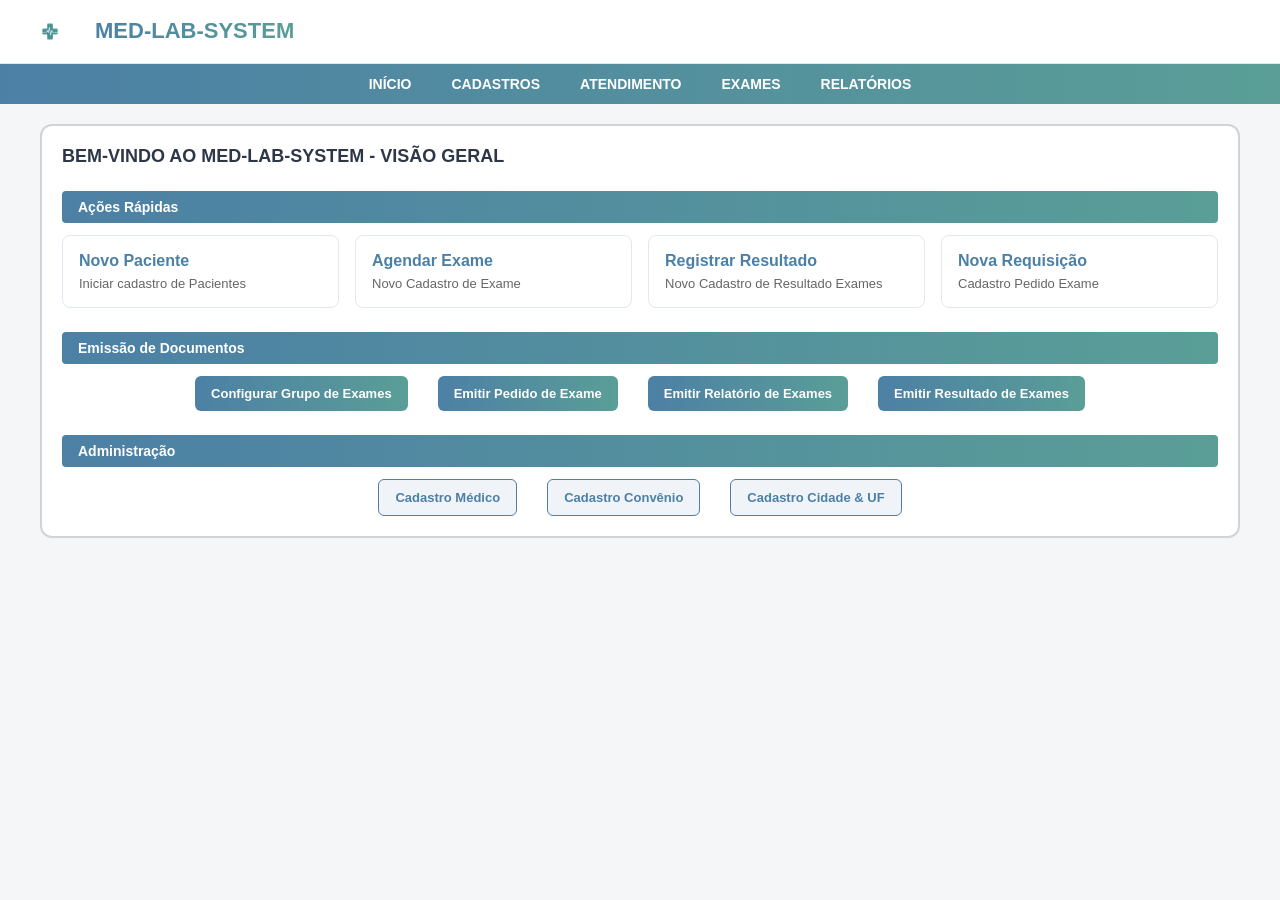
<file: index.html>
<!DOCTYPE html>
<html lang="pt-br">

<head>
    <meta charset="UTF-8">
    <meta name="viewport" content="width=device-width, initial-scale=1.0">
    <title>Med-lab-system</title>
    <link rel="stylesheet" href="style.css">
</head>

<body>
    <header class="header">
        <img src="imagem/med.png" alt="MED-LAB">
        <h1>MED-LAB-SYSTEM</h1>
    </header>

    <nav class="navbar">
        <ul class="menu">
            <li><a href="#">INÍCIO</a></li>
            <li><a href="#">CADASTROS</a></li>
            <li><a href="#">ATENDIMENTO</a></li>
            <li><a href="#">EXAMES</a></li>
            <li><a href="#">RELATÓRIOS</a></li>
        </ul>
    </nav>

    <main class="main-container">
        <h2 class="titulo-principal">BEM-VINDO AO MED-LAB-SYSTEM - VISÃO GERAL</h2>

        <!-- Seção: Ações Rápidas -->
        <section class="secao-card">
            <h3 class="barra-titulo">Ações Rápidas</h3>
            <div class="cards-container">
                <a href="/cadastro-de-pacientes/paciente.html" class="card">
                    <strong>Novo Paciente</strong>
                    <p>Iniciar cadastro de Pacientes</p>
                </a>

                <a href="/cadastro1/Cadastro1/Cadastro-de-Exames.html" class="card">
                    <strong>Agendar Exame</strong>
                    <p>Novo Cadastro de Exame</p>
                </a>

                <a href="/cadastro3/Cadastro3/Cadastro-de-Resultado-de-Exames.html" class="card">
                    <strong>Registrar Resultado</strong>
                    <p>Novo Cadastro de Resultado Exames</p>
                </a>

                <a href="/cadastro2/Cadastro2/Cadastro-de-Pedido-de-Exame.html" class="card">
                    <strong>Nova Requisição</strong>
                    <p>Cadastro Pedido Exame</p>
                </a>
            </div>
        </section>

        <!-- Seção: Emissão de Documentos -->
        <section class="secao-card">
            <h3 class="barra-titulo">Emissão de Documentos</h3>
            <div class="botoes-grid">
                <a href="/cadastrar-grupo-de-exames/grupo_exames.html">
                    <button type="button" class="btn">Configurar Grupo de Exames</button>
                </a>
                <a href="/emitir2/Emitir2/Emitir-Pedido-de-Exame.html">
                    <button type="button" class="btn">Emitir Pedido de Exame</button>
                </a>
                <a href="/emitir1/Emitir1/Emitir-Relatorio-de-Exames.html">
                    <button type="button" class="btn">Emitir Relatório de Exames</button>
                </a>
                <a href="/emitir3/Emitir3/Emitir-Resultado-de-Exames.html">
                    <button type="button" class="btn">Emitir Resultado de Exames</button>
                </a>
            </div>
        </section>

        <!-- Seção: Administração -->
        <section class="secao-card">
            <h3 class="barra-titulo">Administração</h3>
            <div class="botoes-grid">
                <a href="/cadastrarmedico/medico.html" class="btn btn-outline">Cadastro Médico</a>

                <a href="/cadastrar-convenio/convenio.html" class="btn btn-outline">Cadastro Convênio</a>

                <a href="/cadastrar-uf/uf.html" class="btn btn-outline">Cadastro Cidade & UF</a>

               

            </div>
        </section>
    </main>

</body>

</html>
</file>
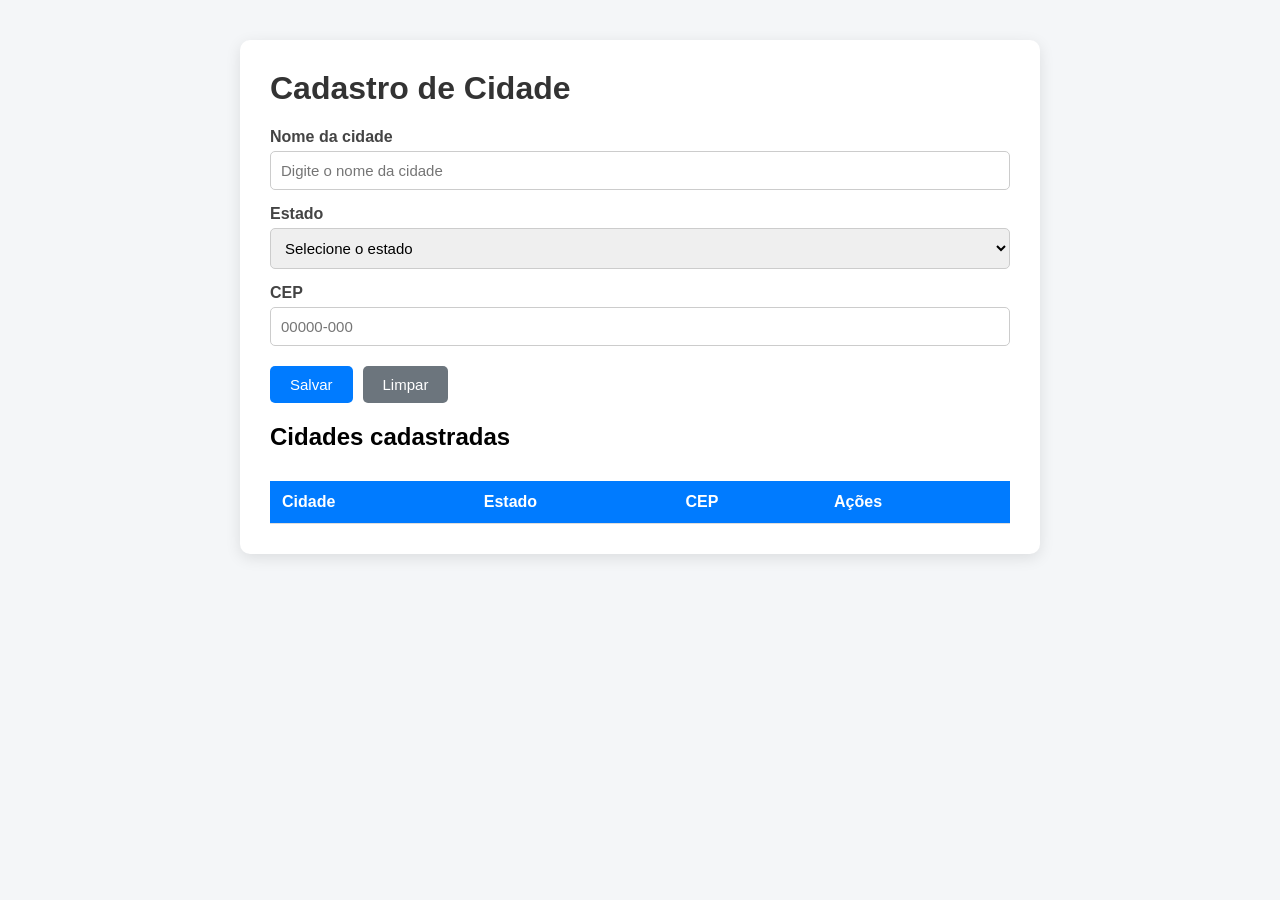
<file: cadastrar cidade/cidade.html>
<!DOCTYPE html>
<html lang="pt-BR">
<head>
    <meta charset="UTF-8">
    <meta name="viewport" content="width=device-width, initial-scale=1.0">
    <title>Cadastro de Cidade</title>
    <style>
    * {
        box-sizing: border-box;
    }

    body {
        font-family: Arial, sans-serif;
        background: #f4f6f8;
        margin: 0;
        padding: 40px;
    }

    .container {
        max-width: 800px;
        margin: auto;
        background: white;
        padding: 30px;
        border-radius: 10px;
        box-shadow: 0 4px 15px rgba(0,0,0,0.1);
    }

    h1 {
        margin-top: 0;
        color: #333;
    }

    .form-group {
        margin-bottom: 15px;
    }

    label {
        display: block;
        margin-bottom: 5px;
        font-weight: bold;
        color: #444;
    }

    input, select {
        width: 100%;
        padding: 10px;
        border: 1px solid #ccc;
        border-radius: 5px;
        font-size: 15px;
    }

    .botoes {
        display: flex;
        gap: 10px;
        margin-top: 20px;
    }

    button {
        padding: 10px 20px;
        border: none;
        border-radius: 5px;
        cursor: pointer;
        font-size: 15px;
    }

    .btn-salvar {
        background: #007bff;
        color: white;
    }

    .btn-limpar {
        background: #6c757d;
        color: white;
    }

    button:hover {
        opacity: 0.9;
    }

    table {
        width: 100%;
        margin-top: 30px;
        border-collapse: collapse;
    }

    th, td {
        padding: 12px;
        border-bottom: 1px solid #ddd;
        text-align: left;
    }

    th {
        background: #007bff;
        color: white;
    }

    .excluir {
        background: #dc3545;
        color: white;
        padding: 6px 10px;
    }

    #mensagem {
        margin-top: 15px;
        font-weight: bold;
    }

    .sucesso {
        color: #198754;
    }

    .erro {
        color: #dc3545;
    }
</style>
</head>

<body>

<div class="container">

    <h1>Cadastro de Cidade</h1>

    <form id="formCidade">

        <div class="form-group">
            <label for="nome">Nome da cidade</label>
            <input 
                type="text" 
                id="nome" 
                placeholder="Digite o nome da cidade"
            >
        </div>

        <div class="form-group">
            <label for="estado">Estado</label>
            <select id="estado">
                <option value="">Selecione o estado</option>
                <option value="AC">Acre</option>
                <option value="AL">Alagoas</option>
                <option value="AP">Amapá</option>
                <option value="AM">Amazonas</option>
                <option value="BA">Bahia</option>
                <option value="CE">Ceará</option>
                <option value="DF">Distrito Federal</option>
                <option value="ES">Espírito Santo</option>
                <option value="GO">Goiás</option>
                <option value="MA">Maranhão</option>
                <option value="MT">Mato Grosso</option>
                <option value="MS">Mato Grosso do Sul</option>
                <option value="MG">Minas Gerais</option>
                <option value="PA">Pará</option>
                <option value="PB">Paraíba</option>
                <option value="PR">Paraná</option>
                <option value="PE">Pernambuco</option>
                <option value="PI">Piauí</option>
                <option value="RJ">Rio de Janeiro</option>
                <option value="RN">Rio Grande do Norte</option>
                <option value="RS">Rio Grande do Sul</option>
                <option value="RO">Rondônia</option>
                <option value="RR">Roraima</option>
                <option value="SC">Santa Catarina</option>
                <option value="SP">São Paulo</option>
                <option value="SE">Sergipe</option>
                <option value="TO">Tocantins</option>
            </select>
        </div>

        <div class="form-group">
            <label for="cep">CEP</label>
            <input 
                type="text" 
                id="cep" 
                placeholder="00000-000"
                maxlength="9"
            >
        </div>

        <div class="botoes">
            <button type="submit" class="btn-salvar">
                Salvar
            </button>

            <button type="button" class="btn-limpar" onclick="limparFormulario()">
                Limpar
            </button>
        </div>

        <div id="mensagem"></div>

    </form>

    <h2>Cidades cadastradas</h2>

    <table>
        <thead>
            <tr>
                <th>Cidade</th>
                <th>Estado</th>
                <th>CEP</th>
                <th>Ações</th>
            </tr>
        </thead>

        <tbody id="listaCidades">
        </tbody>
    </table>

</div>

<script>

    const form = document.getElementById("formCidade");
    const lista = document.getElementById("listaCidades");
    const mensagem = document.getElementById("mensagem");

    let cidades = [];

    form.addEventListener("submit", function(event) {

        event.preventDefault();

        const nome = document.getElementById("nome").value.trim();
        const estado = document.getElementById("estado").value;
        const cep = document.getElementById("cep").value.trim();

        // Validação
        if (nome === "") {
            mostrarMensagem("Digite o nome da cidade.", "erro");
            return;
        }

        if (estado === "") {
            mostrarMensagem("Selecione o estado.", "erro");
            return;
        }

        if (cep === "") {
            mostrarMensagem("Digite o CEP.", "erro");
            return;
        }

        // Validação do CEP
        const cepValido = /^[0-9]{5}-?[0-9]{3}$/;

        if (!cepValido.test(cep)) {
            mostrarMensagem("Digite um CEP válido.", "erro");
            return;
        }

        // Criar cidade
        const cidade = {
            nome: nome,
            estado: estado,
            cep: cep
        };

        cidades.push(cidade);

        atualizarTabela();

        mostrarMensagem("Cidade cadastrada com sucesso!", "sucesso");

        limparFormulario();

    });


    function atualizarTabela() {

        lista.innerHTML = "";

        cidades.forEach(function(cidade, index) {

            const linha = document.createElement("tr");

            linha.innerHTML = `
                <td>${cidade.nome}</td>
                <td>${cidade.estado}</td>
                <td>${cidade.cep}</td>
                <td>
                    <button 
                        class="excluir"
                        onclick="excluirCidade(${index})">
                        Excluir
                    </button>
                </td>
            `;

            lista.appendChild(linha);
        });
    }


    function excluirCidade(index) {

        cidades.splice(index, 1);

        atualizarTabela();

        mostrarMensagem("Cidade excluída.", "sucesso");
    }


    function limparFormulario() {

        document.getElementById("nome").value = "";
        document.getElementById("estado").value = "";
        document.getElementById("cep").value = "";
    }


    function mostrarMensagem(texto, tipo) {

        mensagem.textContent = texto;
        mensagem.className = tipo;

        setTimeout(function() {
            mensagem.textContent = "";
        }, 3000);
    }


    // Máscara do CEP
    document.getElementById("cep").addEventListener("input", function(event) {

        let valor = event.target.value.replace(/\D/g, "");

        if (valor.length > 5) {
            valor = valor.substring(0, 5) + "-" + valor.substring(5, 8);
        }

        event.target.value = valor;
    });

</script>

</body>
</html>
</file>
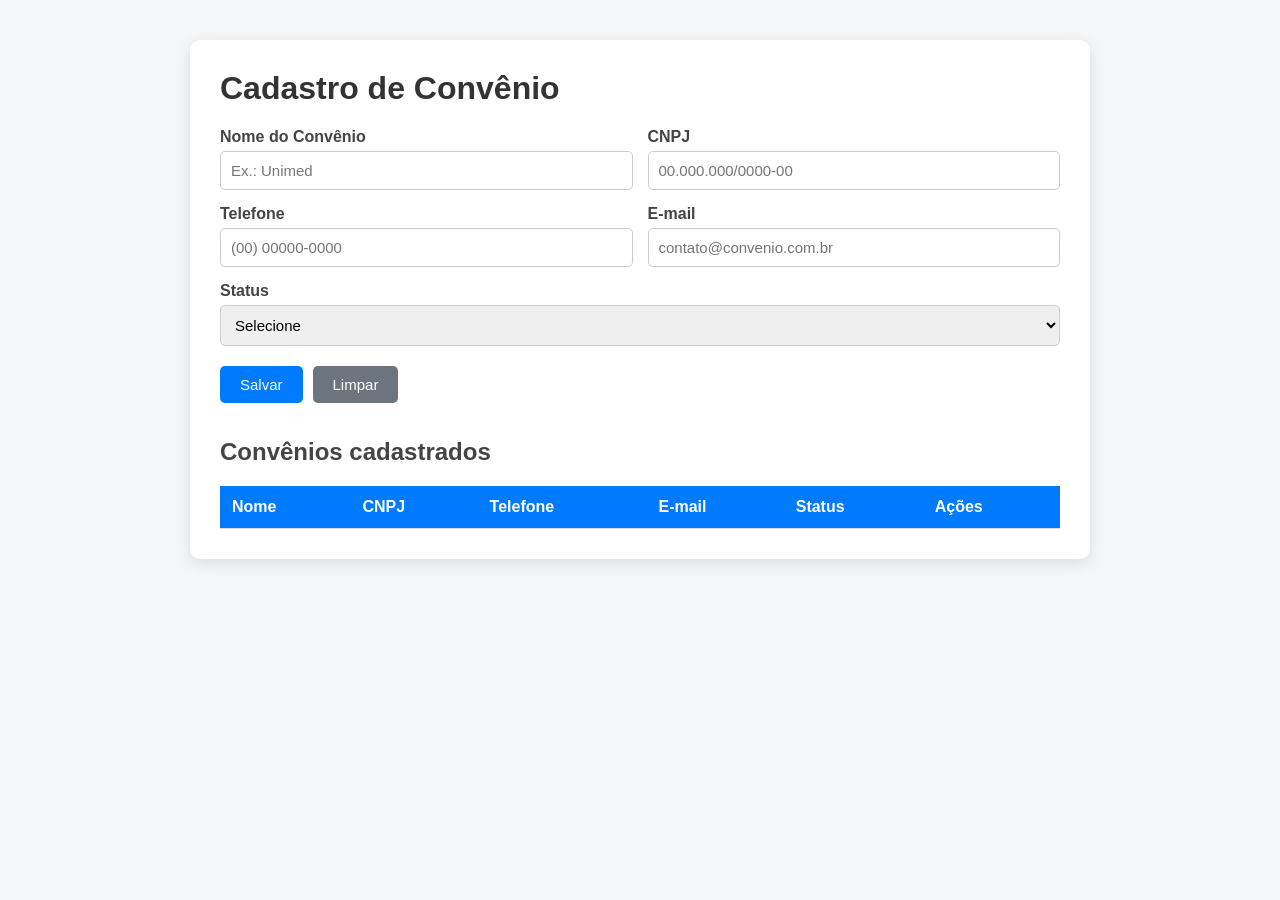
<file: cadastrar-convenio/convenio.html>
<!DOCTYPE html>
<html lang="pt-BR">
<head>
    <meta charset="UTF-8">
    <meta name="viewport" content="width=device-width, initial-scale=1.0">

    <title>Cadastro de Convênio</title>

    <style>
        * {
            box-sizing: border-box;
        }

        body {
            font-family: Arial, sans-serif;
            background: #f4f6f8;
            margin: 0;
            padding: 40px;
        }

        .container {
            max-width: 900px;
            margin: auto;
            background: white;
            padding: 30px;
            border-radius: 10px;
            box-shadow: 0 4px 15px rgba(0,0,0,0.1);
        }

        h1 {
            color: #333;
            margin-top: 0;
        }

        h2 {
            margin-top: 35px;
            color: #444;
        }

        .linha {
            display: grid;
            grid-template-columns: 1fr 1fr;
            gap: 15px;
        }

        .form-group {
            margin-bottom: 15px;
        }

        label {
            display: block;
            margin-bottom: 5px;
            font-weight: bold;
            color: #444;
        }

        input,
        select {
            width: 100%;
            padding: 10px;
            border: 1px solid #ccc;
            border-radius: 5px;
            font-size: 15px;
        }

        input:focus,
        select:focus {
            outline: none;
            border-color: #007bff;
        }

        .botoes {
            display: flex;
            gap: 10px;
            margin-top: 20px;
        }

        button {
            padding: 10px 20px;
            border: none;
            border-radius: 5px;
            cursor: pointer;
            font-size: 15px;
        }

        .btn-salvar {
            background: #007bff;
            color: white;
        }

        .btn-limpar {
            background: #6c757d;
            color: white;
        }

        .btn-excluir {
            background: #dc3545;
            color: white;
            padding: 6px 10px;
        }

        .btn-editar {
            background: #ffc107;
            color: #212529;
            padding: 6px 10px;
            margin-right: 5px;
        }

        button:hover {
            opacity: 0.9;
        }

        table {
            width: 100%;
            margin-top: 20px;
            border-collapse: collapse;
        }

        th,
        td {
            padding: 12px;
            border-bottom: 1px solid #ddd;
            text-align: left;
        }

        th {
            background: #007bff;
            color: white;
        }

        #mensagem {
            margin-top: 15px;
            font-weight: bold;
        }

        .sucesso {
            color: #198754;
        }

        .erro {
            color: #dc3545;
        }

        .status-ativo {
            color: #198754;
            font-weight: bold;
        }

        .status-inativo {
            color: #dc3545;
            font-weight: bold;
        }

        @media (max-width: 600px) {
            .linha {
                grid-template-columns: 1fr;
            }

            body {
                padding: 15px;
            }

            .container {
                padding: 20px;
            }

            table {
                font-size: 13px;
            }
        }
    </style>
</head>

<body>

<div class="container">

    <h1>Cadastro de Convênio</h1>

    <form id="formConvenio">

        <div class="linha">

            <div class="form-group">
                <label for="nome">Nome do Convênio</label>

                <input
                    type="text"
                    id="nome"
                    placeholder="Ex.: Unimed"
                >
            </div>

            <div class="form-group">
                <label for="cnpj">CNPJ</label>

                <input
                    type="text"
                    id="cnpj"
                    placeholder="00.000.000/0000-00"
                    maxlength="18"
                >
            </div>

        </div>


        <div class="linha">

            <div class="form-group">
                <label for="telefone">Telefone</label>

                <input
                    type="text"
                    id="telefone"
                    placeholder="(00) 00000-0000"
                    maxlength="15"
                >
            </div>

            <div class="form-group">
                <label for="email">E-mail</label>

                <input
                    type="email"
                    id="email"
                    placeholder="contato@convenio.com.br"
                >
            </div>

        </div>


        <div class="form-group">

            <label for="status">Status</label>

            <select id="status">
                <option value="">Selecione</option>
                <option value="Ativo">Ativo</option>
                <option value="Inativo">Inativo</option>
            </select>

        </div>


        <div class="botoes">

            <button
                type="submit"
                class="btn-salvar"
                id="btnSalvar">
                Salvar
            </button>

            <button
                type="button"
                class="btn-limpar"
                onclick="limparFormulario()">
                Limpar
            </button>

        </div>

        <div id="mensagem"></div>

    </form>


    <h2>Convênios cadastrados</h2>


    <table>

        <thead>

            <tr>
                <th>Nome</th>
                <th>CNPJ</th>
                <th>Telefone</th>
                <th>E-mail</th>
                <th>Status</th>
                <th>Ações</th>
            </tr>

        </thead>

        <tbody id="listaConvenios"></tbody>

    </table>

</div>


<script>

    const form = document.getElementById("formConvenio");

    const lista = document.getElementById("listaConvenios");

    const mensagem = document.getElementById("mensagem");

    let convenios = [];

    let indiceEdicao = -1;


    // SALVAR / EDITAR
    form.addEventListener("submit", function(event) {

        event.preventDefault();


        const nome =
            document.getElementById("nome").value.trim();

        const cnpj =
            document.getElementById("cnpj").value.trim();

        const telefone =
            document.getElementById("telefone").value.trim();

        const email =
            document.getElementById("email").value.trim();

        const status =
            document.getElementById("status").value;


        // VALIDAÇÕES

        if (nome === "") {

            mostrarMensagem(
                "Digite o nome do convênio.",
                "erro"
            );

            return;
        }


        if (cnpj === "") {

            mostrarMensagem(
                "Digite o CNPJ.",
                "erro"
            );

            return;
        }


        if (!validarCNPJ(cnpj)) {

            mostrarMensagem(
                "Digite um CNPJ válido.",
                "erro"
            );

            return;
        }


        if (telefone === "") {

            mostrarMensagem(
                "Digite o telefone.",
                "erro"
            );

            return;
        }


        if (email === "") {

            mostrarMensagem(
                "Digite o e-mail.",
                "erro"
            );

            return;
        }


        if (status === "") {

            mostrarMensagem(
                "Selecione o status.",
                "erro"
            );

            return;
        }


        const convenio = {

            nome: nome,

            cnpj: cnpj,

            telefone: telefone,

            email: email,

            status: status
        };


        // EDITAR
        if (indiceEdicao >= 0) {

            convenios[indiceEdicao] = convenio;

            indiceEdicao = -1;

            document.getElementById("btnSalvar").textContent =
                "Salvar";

            mostrarMensagem(
                "Convênio atualizado com sucesso!",
                "sucesso"
            );

        }

        // NOVO CADASTRO
        else {

            convenios.push(convenio);

            mostrarMensagem(
                "Convênio cadastrado com sucesso!",
                "sucesso"
            );
        }


        atualizarTabela();

        limparFormulario();

    });


    // ATUALIZAR TABELA

    function atualizarTabela() {

        lista.innerHTML = "";


        convenios.forEach(function(convenio, index) {

            const linha = document.createElement("tr");


            const classeStatus =
                convenio.status === "Ativo"
                    ? "status-ativo"
                    : "status-inativo";


            linha.innerHTML = `

                <td>${convenio.nome}</td>

                <td>${convenio.cnpj}</td>

                <td>${convenio.telefone}</td>

                <td>${convenio.email}</td>

                <td class="${classeStatus}">
                    ${convenio.status}
                </td>

                <td>

                    <button
                        class="btn-editar"
                        onclick="editarConvenio(${index})">
                        Editar
                    </button>

                    <button
                        class="btn-excluir"
                        onclick="excluirConvenio(${index})">
                        Excluir
                    </button>

                </td>

            `;


            lista.appendChild(linha);

        });

    }


    // EDITAR

    function editarConvenio(index) {

        const convenio = convenios[index];


        document.getElementById("nome").value =
            convenio.nome;

        document.getElementById("cnpj").value =
            convenio.cnpj;

        document.getElementById("telefone").value =
            convenio.telefone;

        document.getElementById("email").value =
            convenio.email;

        document.getElementById("status").value =
            convenio.status;


        indiceEdicao = index;


        document.getElementById("btnSalvar").textContent =
            "Atualizar";


        window.scrollTo({
            top: 0,
            behavior: "smooth"
        });

    }


    // EXCLUIR

    function excluirConvenio(index) {

        const confirmacao = confirm(
            "Deseja realmente excluir este convênio?"
        );


        if (!confirmacao) {
            return;
        }


        convenios.splice(index, 1);


        atualizarTabela();


        mostrarMensagem(
            "Convênio excluído com sucesso.",
            "sucesso"
        );

    }


    // LIMPAR

    function limparFormulario() {

        document.getElementById("nome").value = "";

        document.getElementById("cnpj").value = "";

        document.getElementById("telefone").value = "";

        document.getElementById("email").value = "";

        document.getElementById("status").value = "";


        indiceEdicao = -1;


        document.getElementById("btnSalvar").textContent =
            "Salvar";

    }


    // MENSAGEM

    function mostrarMensagem(texto, tipo) {

        mensagem.textContent = texto;

        mensagem.className = tipo;


        setTimeout(function() {

            mensagem.textContent = "";

        }, 3000);

    }


    // MÁSCARA CNPJ

    document.getElementById("cnpj")
        .addEventListener("input", function(event) {

            let valor =
                event.target.value.replace(/\D/g, "");


            valor = valor.substring(0, 14);


            if (valor.length > 12) {

                valor =
                    valor.replace(
                        /^(\d{2})(\d{3})(\d{3})(\d{4})(\d{2}).*/,
                        "$1.$2.$3/$4-$5"
                    );

            }
            else if (valor.length > 8) {

                valor =
                    valor.replace(
                        /^(\d{2})(\d{3})(\d{3})(\d{1,4}).*/,
                        "$1.$2.$3/$4"
                    );

            }
            else if (valor.length > 5) {

                valor =
                    valor.replace(
                        /^(\d{2})(\d{3})(\d{1,3}).*/,
                        "$1.$2.$3"
                    );

            }
            else if (valor.length > 2) {

                valor =
                    valor.replace(
                        /^(\d{2})(\d{1,3}).*/,
                        "$1.$2"
                    );

            }


            event.target.value = valor;

        });


    // MÁSCARA TELEFONE

    document.getElementById("telefone")
        .addEventListener("input", function(event) {

            let valor =
                event.target.value.replace(/\D/g, "");


            valor = valor.substring(0, 11);


            if (valor.length > 10) {

                valor =
                    valor.replace(
                        /^(\d{2})(\d{5})(\d{4}).*/,
                        "($1) $2-$3"
                    );

            }
            else if (valor.length > 6) {

                valor =
                    valor.replace(
                        /^(\d{2})(\d{4})(\d{1,4}).*/,
                        "($1) $2-$3"
                    );

            }
            else if (valor.length > 2) {

                valor =
                    valor.replace(
                        /^(\d{2})(\d{1,5}).*/,
                        "($1) $2"
                    );

            }


            event.target.value = valor;

        });


    // VALIDAÇÃO BÁSICA DE CNPJ

    function validarCNPJ(cnpj) {

        cnpj = cnpj.replace(/\D/g, "");


        if (cnpj.length !== 14) {
            return false;
        }


        // Impede números repetidos
        if (/^(\d)\1+$/.test(cnpj)) {
            return false;
        }


        let tamanho = cnpj.length - 2;

        let numeros = cnpj.substring(0, tamanho);

        let digitos = cnpj.substring(tamanho);

        let soma = 0;

        let pos = tamanho - 7;


        for (let i = tamanho; i >= 1; i--) {

            soma +=
                parseInt(numeros.charAt(tamanho - i))
                * pos--;

            if (pos < 2) {
                pos = 9;
            }

        }


        let resultado =
            soma % 11 < 2
                ? 0
                : 11 - (soma % 11);


        if (resultado != digitos.charAt(0)) {
            return false;
        }


        tamanho = tamanho + 1;

        numeros = cnpj.substring(0, tamanho);

        soma = 0;

        pos = tamanho - 7;


        for (let i = tamanho; i >= 1; i--) {

            soma +=
                parseInt(numeros.charAt(tamanho - i))
                * pos--;

            if (pos < 2) {
                pos = 9;
            }

        }


        resultado =
            soma % 11 < 2
                ? 0
                : 11 - (soma % 11);


        return resultado == digitos.charAt(1);

    }

</script>

</body>
</html>
</file>
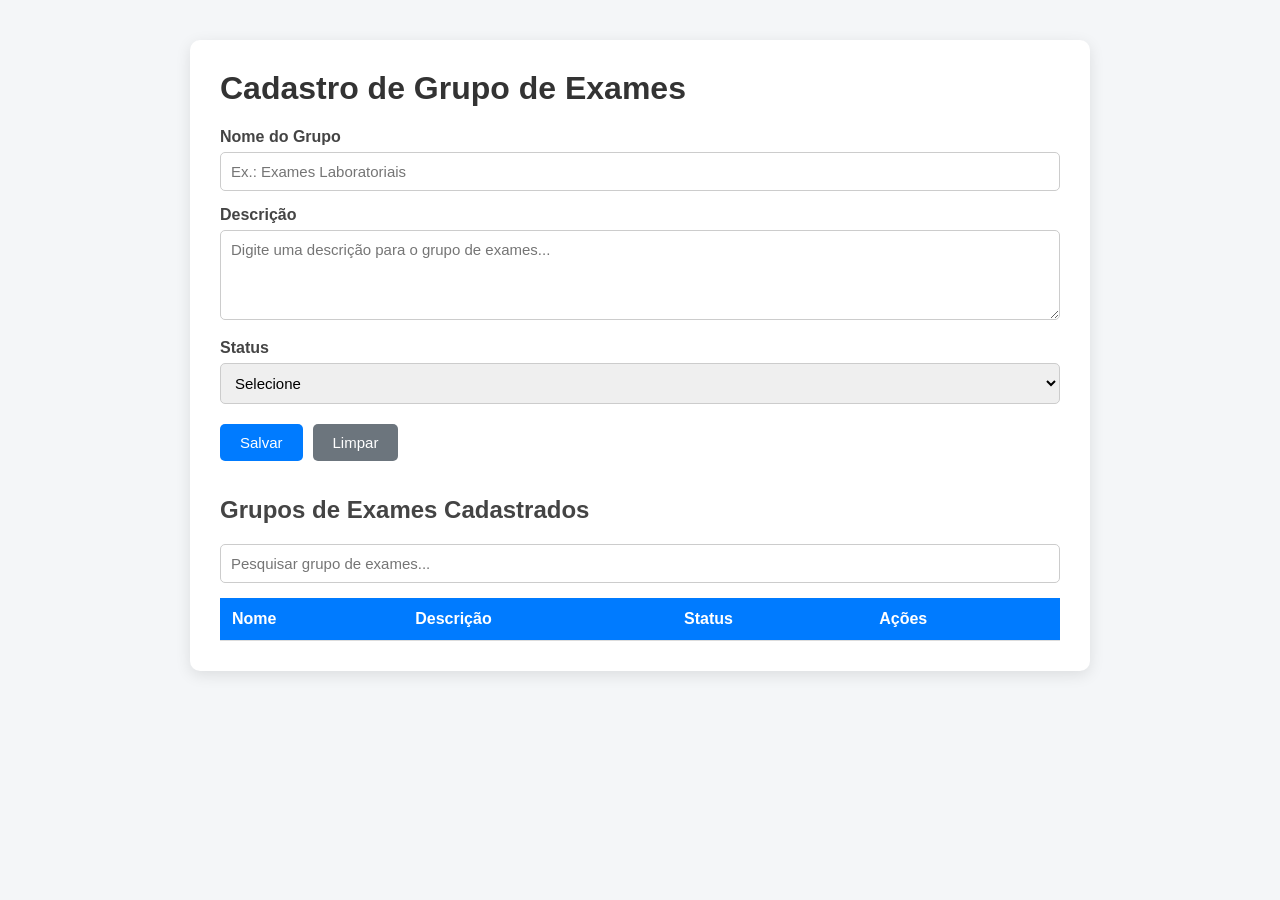
<file: cadastrar-grupo-de-exames/grupo_exames.html>
<!DOCTYPE html>
<html lang="pt-BR">
<head>
    <meta charset="UTF-8">
    <meta name="viewport" content="width=device-width, initial-scale=1.0">

    <title>Cadastro de Grupo de Exames</title>

    <style>
        * {
            box-sizing: border-box;
        }

        body {
            font-family: Arial, sans-serif;
            background: #f4f6f8;
            margin: 0;
            padding: 40px;
        }

        .container {
            max-width: 900px;
            margin: auto;
            background: white;
            padding: 30px;
            border-radius: 10px;
            box-shadow: 0 4px 15px rgba(0, 0, 0, 0.1);
        }

        h1 {
            margin-top: 0;
            color: #333;
        }

        h2 {
            margin-top: 35px;
            color: #444;
        }

        .form-group {
            margin-bottom: 15px;
        }

        label {
            display: block;
            margin-bottom: 6px;
            font-weight: bold;
            color: #444;
        }

        input,
        textarea,
        select {
            width: 100%;
            padding: 10px;
            border: 1px solid #ccc;
            border-radius: 5px;
            font-size: 15px;
            font-family: Arial, sans-serif;
        }

        textarea {
            resize: vertical;
            min-height: 90px;
        }

        input:focus,
        textarea:focus,
        select:focus {
            outline: none;
            border-color: #007bff;
        }

        .botoes {
            display: flex;
            gap: 10px;
            margin-top: 20px;
        }

        button {
            padding: 10px 20px;
            border: none;
            border-radius: 5px;
            cursor: pointer;
            font-size: 15px;
        }

        .btn-salvar {
            background: #007bff;
            color: white;
        }

        .btn-limpar {
            background: #6c757d;
            color: white;
        }

        .btn-editar {
            background: #ffc107;
            color: #212529;
            padding: 6px 10px;
            margin-right: 5px;
        }

        .btn-excluir {
            background: #dc3545;
            color: white;
            padding: 6px 10px;
        }

        button:hover {
            opacity: 0.9;
        }

        .pesquisa {
            margin-top: 20px;
        }

        table {
            width: 100%;
            margin-top: 15px;
            border-collapse: collapse;
        }

        th,
        td {
            padding: 12px;
            border-bottom: 1px solid #ddd;
            text-align: left;
        }

        th {
            background: #007bff;
            color: white;
        }

        #mensagem {
            margin-top: 15px;
            font-weight: bold;
        }

        .sucesso {
            color: #198754;
        }

        .erro {
            color: #dc3545;
        }

        .status-ativo {
            color: #198754;
            font-weight: bold;
        }

        .status-inativo {
            color: #dc3545;
            font-weight: bold;
        }

        @media (max-width: 600px) {
            body {
                padding: 15px;
            }

            .container {
                padding: 20px;
            }

            table {
                font-size: 13px;
            }
        }
    </style>
</head>

<body>

<div class="container">

    <h1>Cadastro de Grupo de Exames</h1>

    <form id="formGrupoExame">

        <div class="form-group">

            <label for="nome">
                Nome do Grupo
            </label>

            <input
                type="text"
                id="nome"
                placeholder="Ex.: Exames Laboratoriais"
            >

        </div>


        <div class="form-group">

            <label for="descricao">
                Descrição
            </label>

            <textarea
                id="descricao"
                placeholder="Digite uma descrição para o grupo de exames..."
            ></textarea>

        </div>


        <div class="form-group">

            <label for="status">
                Status
            </label>

            <select id="status">

                <option value="">
                    Selecione
                </option>

                <option value="Ativo">
                    Ativo
                </option>

                <option value="Inativo">
                    Inativo
                </option>

            </select>

        </div>


        <div class="botoes">

            <button
                type="submit"
                class="btn-salvar"
                id="btnSalvar">

                Salvar

            </button>


            <button
                type="button"
                class="btn-limpar"
                onclick="limparFormulario()">

                Limpar

            </button>

        </div>


        <div id="mensagem"></div>

    </form>


    <h2>Grupos de Exames Cadastrados</h2>


    <div class="pesquisa">

        <input
            type="text"
            id="pesquisa"
            placeholder="Pesquisar grupo de exames..."
            oninput="pesquisarGrupos()"
        >

    </div>


    <table>

        <thead>

            <tr>

                <th>Nome</th>

                <th>Descrição</th>

                <th>Status</th>

                <th>Ações</th>

            </tr>

        </thead>


        <tbody id="listaGrupos"></tbody>

    </table>

</div>


<script>

    const form =
        document.getElementById("formGrupoExame");

    const lista =
        document.getElementById("listaGrupos");

    const mensagem =
        document.getElementById("mensagem");

    const pesquisa =
        document.getElementById("pesquisa");


    let grupos = [];

    let indiceEdicao = -1;


    // ==========================================
    // SALVAR / ATUALIZAR
    // ==========================================

    form.addEventListener("submit", function(event) {

        event.preventDefault();


        const nome =
            document.getElementById("nome")
                .value
                .trim();


        const descricao =
            document.getElementById("descricao")
                .value
                .trim();


        const status =
            document.getElementById("status")
                .value;


        // Validação do nome

        if (nome === "") {

            mostrarMensagem(
                "Digite o nome do grupo de exames.",
                "erro"
            );

            return;
        }


        // Validação do status

        if (status === "") {

            mostrarMensagem(
                "Selecione o status do grupo.",
                "erro"
            );

            return;
        }


        // Verifica duplicidade

        const nomeDuplicado =
            grupos.some(function(grupo, index) {

                return (
                    grupo.nome.toLowerCase() ===
                    nome.toLowerCase()
                    &&
                    index !== indiceEdicao
                );

            });


        if (nomeDuplicado) {

            mostrarMensagem(
                "Já existe um grupo com esse nome.",
                "erro"
            );

            return;
        }


        const grupo = {

            nome: nome,

            descricao: descricao,

            status: status

        };


        // ==========================================
        // EDIÇÃO
        // ==========================================

        if (indiceEdicao >= 0) {

            grupos[indiceEdicao] = grupo;

            indiceEdicao = -1;

            document.getElementById(
                "btnSalvar"
            ).textContent = "Salvar";


            mostrarMensagem(
                "Grupo de exames atualizado com sucesso!",
                "sucesso"
            );

        }


        // ==========================================
        // NOVO CADASTRO
        // ==========================================

        else {

            grupos.push(grupo);


            mostrarMensagem(
                "Grupo de exames cadastrado com sucesso!",
                "sucesso"
            );

        }


        atualizarTabela();

        limparFormulario();

    });


    // ==========================================
    // ATUALIZAR TABELA
    // ==========================================

    function atualizarTabela(
        gruposExibir = grupos
    ) {

        lista.innerHTML = "";


        gruposExibir.forEach(function(grupo) {

            const index =
                grupos.indexOf(grupo);


            const linha =
                document.createElement("tr");


            const classeStatus =
                grupo.status === "Ativo"
                    ? "status-ativo"
                    : "status-inativo";


            linha.innerHTML = `

                <td>
                    ${grupo.nome}
                </td>

                <td>
                    ${grupo.descricao || "-"}
                </td>

                <td class="${classeStatus}">
                    ${grupo.status}
                </td>

                <td>

                    <button
                        class="btn-editar"
                        onclick="editarGrupo(${index})">

                        Editar

                    </button>


                    <button
                        class="btn-excluir"
                        onclick="excluirGrupo(${index})">

                        Excluir

                    </button>

                </td>

            `;


            lista.appendChild(linha);

        });

    }


    // ==========================================
    // EDITAR
    // ==========================================

    function editarGrupo(index) {

        const grupo =
            grupos[index];


        document.getElementById("nome").value =
            grupo.nome;


        document.getElementById("descricao").value =
            grupo.descricao;


        document.getElementById("status").value =
            grupo.status;


        indiceEdicao = index;


        document.getElementById(
            "btnSalvar"
        ).textContent = "Atualizar";


        window.scrollTo({

            top: 0,

            behavior: "smooth"

        });

    }


    // ==========================================
    // EXCLUIR
    // ==========================================

    function excluirGrupo(index) {

        const confirmacao =
            confirm(
                "Deseja realmente excluir este grupo de exames?"
            );


        if (!confirmacao) {
            return;
        }


        grupos.splice(index, 1);


        atualizarTabela();


        mostrarMensagem(
            "Grupo de exames excluído com sucesso.",
            "sucesso"
        );

    }


    // ==========================================
    // LIMPAR
    // ==========================================

    function limparFormulario() {

        document.getElementById("nome").value = "";

        document.getElementById("descricao").value = "";

        document.getElementById("status").value = "";


        indiceEdicao = -1;


        document.getElementById(
            "btnSalvar"
        ).textContent = "Salvar";

    }


    // ==========================================
    // PESQUISAR
    // ==========================================

    function pesquisarGrupos() {

        const texto =
            pesquisa.value
                .toLowerCase()
                .trim();


        const resultado =
            grupos.filter(function(grupo) {

                return (

                    grupo.nome
                        .toLowerCase()
                        .includes(texto)

                    ||

                    grupo.descricao
                        .toLowerCase()
                        .includes(texto)

                );

            });


        atualizarTabela(resultado);

    }


    // ==========================================
    // MENSAGEM
    // ==========================================

    function mostrarMensagem(texto, tipo) {

        mensagem.textContent = texto;

        mensagem.className = tipo;


        setTimeout(function() {

            mensagem.textContent = "";

        }, 3000);

    }

</script>

</body>
</html>
</file>
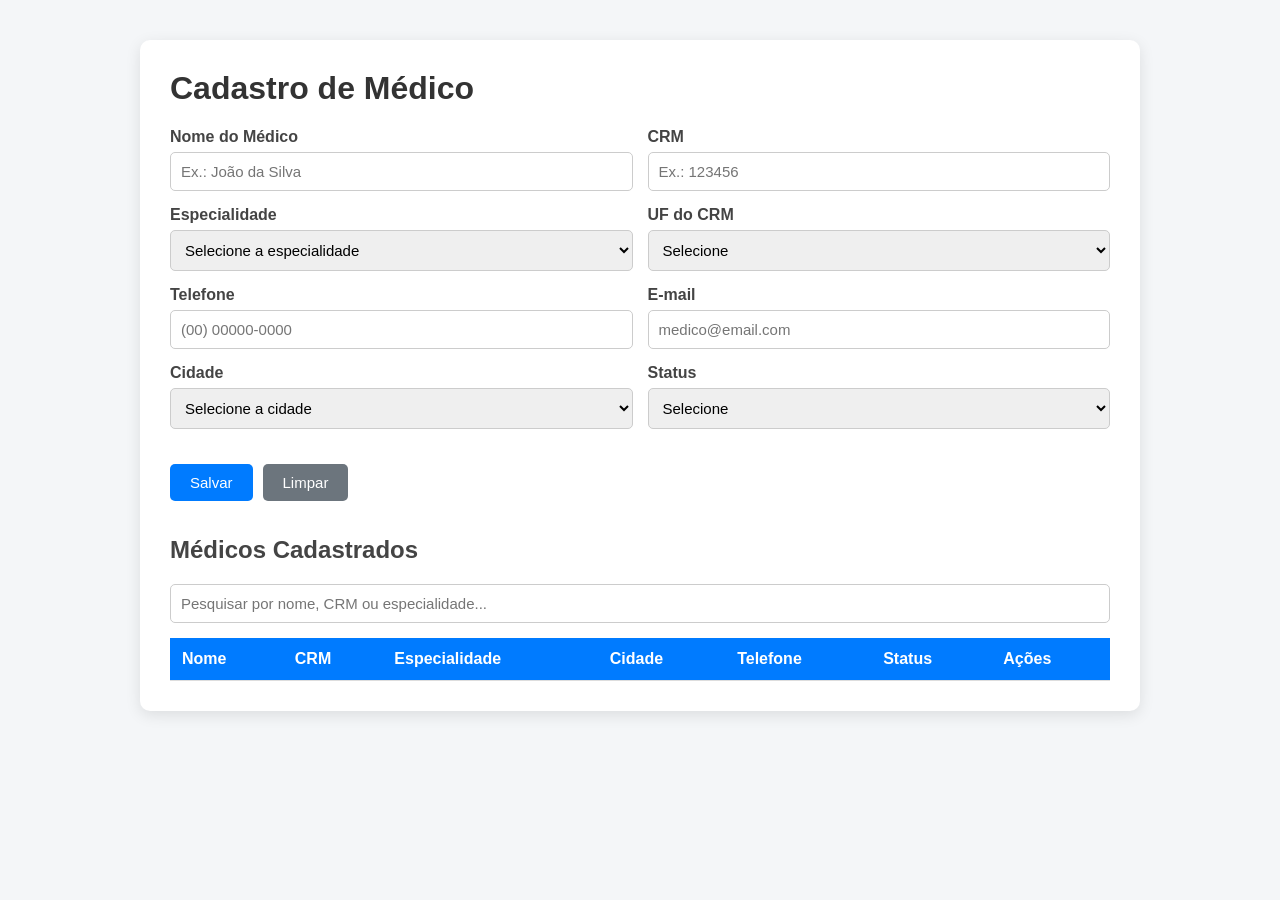
<file: cadastrar-medico/medico.html>
<!DOCTYPE html>
<html lang="pt-BR">

<head>
    <meta charset="UTF-8">
    <meta name="viewport" content="width=device-width, initial-scale=1.0">

    <title>Cadastro de Médico</title>

    <style>

        * {
            box-sizing: border-box;
        }

        body {
            font-family: Arial, sans-serif;
            background: #f4f6f8;
            margin: 0;
            padding: 40px;
        }

        .container {
            max-width: 1000px;
            margin: auto;
            background: white;
            padding: 30px;
            border-radius: 10px;
            box-shadow: 0 4px 15px rgba(0, 0, 0, 0.1);
        }

        h1 {
            margin-top: 0;
            color: #333;
        }

        h2 {
            margin-top: 35px;
            color: #444;
        }

        .linha {
            display: grid;
            grid-template-columns: 1fr 1fr;
            gap: 15px;
        }

        .form-group {
            margin-bottom: 15px;
        }

        label {
            display: block;
            margin-bottom: 6px;
            font-weight: bold;
            color: #444;
        }

        input,
        select {
            width: 100%;
            padding: 10px;
            border: 1px solid #ccc;
            border-radius: 5px;
            font-size: 15px;
        }

        input:focus,
        select:focus {
            outline: none;
            border-color: #007bff;
        }

        .botoes {
            display: flex;
            gap: 10px;
            margin-top: 20px;
        }

        button {
            padding: 10px 20px;
            border: none;
            border-radius: 5px;
            cursor: pointer;
            font-size: 15px;
        }

        .btn-salvar {
            background: #007bff;
            color: white;
        }

        .btn-limpar {
            background: #6c757d;
            color: white;
        }

        .btn-editar {
            background: #ffc107;
            color: #212529;
            padding: 6px 10px;
            margin-right: 5px;
        }

        .btn-excluir {
            background: #dc3545;
            color: white;
            padding: 6px 10px;
        }

        button:hover {
            opacity: 0.9;
        }

        .pesquisa {
            margin-top: 20px;
        }

        table {
            width: 100%;
            margin-top: 15px;
            border-collapse: collapse;
        }

        th,
        td {
            padding: 12px;
            border-bottom: 1px solid #ddd;
            text-align: left;
        }

        th {
            background: #007bff;
            color: white;
        }

        #mensagem {
            margin-top: 15px;
            font-weight: bold;
        }

        .sucesso {
            color: #198754;
        }

        .erro {
            color: #dc3545;
        }

        .status-ativo {
            color: #198754;
            font-weight: bold;
        }

        .status-inativo {
            color: #dc3545;
            font-weight: bold;
        }

        @media (max-width: 700px) {

            body {
                padding: 15px;
            }

            .container {
                padding: 20px;
            }

            .linha {
                grid-template-columns: 1fr;
            }

            table {
                font-size: 12px;
            }

            th,
            td {
                padding: 8px;
            }
        }

    </style>

</head>

<body>

<div class="container">

    <h1>Cadastro de Médico</h1>


    <form id="formMedico">


        <!-- NOME E CRM -->

        <div class="linha">

            <div class="form-group">

                <label for="nome">
                    Nome do Médico
                </label>

                <input
                    type="text"
                    id="nome"
                    placeholder="Ex.: João da Silva"
                >

            </div>


            <div class="form-group">

                <label for="crm">
                    CRM
                </label>

                <input
                    type="text"
                    id="crm"
                    placeholder="Ex.: 123456"
                    maxlength="10"
                >

            </div>

        </div>


        <!-- ESPECIALIDADE E UF -->

        <div class="linha">

            <div class="form-group">

                <label for="especialidade">
                    Especialidade
                </label>

                <select id="especialidade">

                    <option value="">
                        Selecione a especialidade
                    </option>

                    <option value="Clínica Geral">
                        Clínica Geral
                    </option>

                    <option value="Cardiologia">
                        Cardiologia
                    </option>

                    <option value="Dermatologia">
                        Dermatologia
                    </option>

                    <option value="Endocrinologia">
                        Endocrinologia
                    </option>

                    <option value="Ginecologia">
                        Ginecologia
                    </option>

                    <option value="Neurologia">
                        Neurologia
                    </option>

                    <option value="Oftalmologia">
                        Oftalmologia
                    </option>

                    <option value="Ortopedia">
                        Ortopedia
                    </option>

                    <option value="Otorrinolaringologia">
                        Otorrinolaringologia
                    </option>

                    <option value="Pediatria">
                        Pediatria
                    </option>

                    <option value="Psiquiatria">
                        Psiquiatria
                    </option>

                    <option value="Urologia">
                        Urologia
                    </option>

                </select>

            </div>


            <div class="form-group">

                <label for="uf">
                    UF do CRM
                </label>

                <select id="uf">

                    <option value="">
                        Selecione
                    </option>

                    <option value="AC">AC</option>
                    <option value="AL">AL</option>
                    <option value="AP">AP</option>
                    <option value="AM">AM</option>
                    <option value="BA">BA</option>
                    <option value="CE">CE</option>
                    <option value="DF">DF</option>
                    <option value="ES">ES</option>
                    <option value="GO">GO</option>
                    <option value="MA">MA</option>
                    <option value="MT">MT</option>
                    <option value="MS">MS</option>
                    <option value="MG">MG</option>
                    <option value="PA">PA</option>
                    <option value="PB">PB</option>
                    <option value="PR">PR</option>
                    <option value="PE">PE</option>
                    <option value="PI">PI</option>
                    <option value="RJ">RJ</option>
                    <option value="RN">RN</option>
                    <option value="RS">RS</option>
                    <option value="RO">RO</option>
                    <option value="RR">RR</option>
                    <option value="SC">SC</option>
                    <option value="SP">SP</option>
                    <option value="SE">SE</option>
                    <option value="TO">TO</option>

                </select>

            </div>

        </div>


        <!-- TELEFONE E EMAIL -->

        <div class="linha">

            <div class="form-group">

                <label for="telefone">
                    Telefone
                </label>

                <input
                    type="text"
                    id="telefone"
                    placeholder="(00) 00000-0000"
                    maxlength="15"
                >

            </div>


            <div class="form-group">

                <label for="email">
                    E-mail
                </label>

                <input
                    type="email"
                    id="email"
                    placeholder="medico@email.com"
                >

            </div>

        </div>


        <!-- CIDADE E STATUS -->

        <div class="linha">

            <div class="form-group">

                <label for="cidade">
                    Cidade
                </label>

                <select id="cidade">

                    <option value="">
                        Selecione a cidade
                    </option>

                    <option value="São Paulo - SP">
                        São Paulo - SP
                    </option>

                    <option value="Rio de Janeiro - RJ">
                        Rio de Janeiro - RJ
                    </option>

                    <option value="Belo Horizonte - MG">
                        Belo Horizonte - MG
                    </option>

                    <option value="Curitiba - PR">
                        Curitiba - PR
                    </option>

                    <option value="Salvador - BA">
                        Salvador - BA
                    </option>

                </select>

            </div>


            <div class="form-group">

                <label for="status">
                    Status
                </label>

                <select id="status">

                    <option value="">
                        Selecione
                    </option>

                    <option value="Ativo">
                        Ativo
                    </option>

                    <option value="Inativo">
                        Inativo
                    </option>

                </select>

            </div>

        </div>


        <!-- BOTÕES -->

        <div class="botoes">

            <button
                type="submit"
                class="btn-salvar"
                id="btnSalvar">

                Salvar

            </button>


            <button
                type="button"
                class="btn-limpar"
                onclick="limparFormulario()">

                Limpar

            </button>

        </div>


        <div id="mensagem"></div>

    </form>


    <!-- LISTAGEM -->

    <h2>Médicos Cadastrados</h2>


    <div class="pesquisa">

        <input
            type="text"
            id="pesquisa"
            placeholder="Pesquisar por nome, CRM ou especialidade..."
            oninput="pesquisarMedicos()"
        >

    </div>


    <table>

        <thead>

            <tr>

                <th>Nome</th>

                <th>CRM</th>

                <th>Especialidade</th>

                <th>Cidade</th>

                <th>Telefone</th>

                <th>Status</th>

                <th>Ações</th>

            </tr>

        </thead>


        <tbody id="listaMedicos"></tbody>

    </table>

</div>


<script>


    // ==========================================
    // VARIÁVEIS
    // ==========================================

    const form =
        document.getElementById("formMedico");

    const lista =
        document.getElementById("listaMedicos");

    const mensagem =
        document.getElementById("mensagem");

    const pesquisa =
        document.getElementById("pesquisa");


    let medicos = [];

    let indiceEdicao = -1;



    // ==========================================
    // SALVAR / ATUALIZAR
    // ==========================================

    form.addEventListener("submit", function(event) {

        event.preventDefault();


        const nome =
            document.getElementById("nome")
                .value
                .trim();


        const crm =
            document.getElementById("crm")
                .value
                .trim();


        const especialidade =
            document.getElementById("especialidade")
                .value;


        const uf =
            document.getElementById("uf")
                .value;


        const telefone =
            document.getElementById("telefone")
                .value
                .trim();


        const email =
            document.getElementById("email")
                .value
                .trim();


        const cidade =
            document.getElementById("cidade")
                .value;


        const status =
            document.getElementById("status")
                .value;



        // ==========================================
        // VALIDAÇÕES
        // ==========================================

        if (nome === "") {

            mostrarMensagem(
                "Digite o nome do médico.",
                "erro"
            );

            return;
        }


        if (crm === "") {

            mostrarMensagem(
                "Digite o CRM.",
                "erro"
            );

            return;
        }


        if (especialidade === "") {

            mostrarMensagem(
                "Selecione a especialidade.",
                "erro"
            );

            return;
        }


        if (uf === "") {

            mostrarMensagem(
                "Selecione a UF do CRM.",
                "erro"
            );

            return;
        }


        if (telefone === "") {

            mostrarMensagem(
                "Digite o telefone.",
                "erro"
            );

            return;
        }


        if (email === "") {

            mostrarMensagem(
                "Digite o e-mail.",
                "erro"
            );

            return;
        }


        if (cidade === "") {

            mostrarMensagem(
                "Selecione a cidade.",
                "erro"
            );

            return;
        }


        if (status === "") {

            mostrarMensagem(
                "Selecione o status.",
                "erro"
            );

            return;
        }



        // ==========================================
        // VERIFICAR CRM DUPLICADO
        // ==========================================

        const crmDuplicado =
            medicos.some(function(medico, index) {

                return (
                    medico.crm === crm &&
                    medico.uf === uf &&
                    index !== indiceEdicao
                );

            });


        if (crmDuplicado) {

            mostrarMensagem(
                "Já existe um médico cadastrado com este CRM.",
                "erro"
            );

            return;
        }



        // ==========================================
        // OBJETO MÉDICO
        // ==========================================

        const medico = {

            nome: nome,

            crm: crm,

            especialidade: especialidade,

            uf: uf,

            telefone: telefone,

            email: email,

            cidade: cidade,

            status: status

        };



        // ==========================================
        // EDITAR
        // ==========================================

        if (indiceEdicao >= 0) {

            medicos[indiceEdicao] = medico;

            indiceEdicao = -1;


            document.getElementById(
                "btnSalvar"
            ).textContent = "Salvar";


            mostrarMensagem(
                "Médico atualizado com sucesso!",
                "sucesso"
            );

        }


        // ==========================================
        // NOVO CADASTRO
        // ==========================================

        else {

            medicos.push(medico);


            mostrarMensagem(
                "Médico cadastrado com sucesso!",
                "sucesso"
            );

        }


        atualizarTabela();

        limparFormulario();

    });



    // ==========================================
    // ATUALIZAR TABELA
    // ==========================================

    function atualizarTabela(
        medicosExibir = medicos
    ) {

        lista.innerHTML = "";


        medicosExibir.forEach(function(medico) {

            const index =
                medicos.indexOf(medico);


            const linha =
                document.createElement("tr");


            const classeStatus =
                medico.status === "Ativo"
                    ? "status-ativo"
                    : "status-inativo";


            linha.innerHTML = `

                <td>
                    ${medico.nome}
                </td>

                <td>
                    ${medico.crm}/${medico.uf}
                </td>

                <td>
                    ${medico.especialidade}
                </td>

                <td>
                    ${medico.cidade}
                </td>

                <td>
                    ${medico.telefone}
                </td>

                <td class="${classeStatus}">
                    ${medico.status}
                </td>

                <td>

                    <button
                        class="btn-editar"
                        onclick="editarMedico(${index})">

                        Editar

                    </button>


                    <button
                        class="btn-excluir"
                        onclick="excluirMedico(${index})">

                        Excluir

                    </button>

                </td>

            `;


            lista.appendChild(linha);

        });

    }



    // ==========================================
    // EDITAR MÉDICO
    // ==========================================

    function editarMedico(index) {

        const medico =
            medicos[index];


        document.getElementById("nome").value =
            medico.nome;


        document.getElementById("crm").value =
            medico.crm;


        document.getElementById("especialidade").value =
            medico.especialidade;


        document.getElementById("uf").value =
            medico.uf;


        document.getElementById("telefone").value =
            medico.telefone;


        document.getElementById("email").value =
            medico.email;


        document.getElementById("cidade").value =
            medico.cidade;


        document.getElementById("status").value =
            medico.status;


        indiceEdicao = index;


        document.getElementById(
            "btnSalvar"
        ).textContent = "Atualizar";


        window.scrollTo({

            top: 0,

            behavior: "smooth"

        });

    }



    // ==========================================
    // EXCLUIR MÉDICO
    // ==========================================

    function excluirMedico(index) {

        const confirmacao =
            confirm(
                "Deseja realmente excluir este médico?"
            );


        if (!confirmacao) {
            return;
        }


        medicos.splice(index, 1);


        atualizarTabela();


        mostrarMensagem(
            "Médico excluído com sucesso.",
            "sucesso"
        );

    }



    // ==========================================
    // LIMPAR FORMULÁRIO
    // ==========================================

    function limparFormulario() {

        document.getElementById("nome").value = "";

        document.getElementById("crm").value = "";

        document.getElementById("especialidade").value = "";

        document.getElementById("uf").value = "";

        document.getElementById("telefone").value = "";

        document.getElementById("email").value = "";

        document.getElementById("cidade").value = "";

        document.getElementById("status").value = "";


        indiceEdicao = -1;


        document.getElementById(
            "btnSalvar"
        ).textContent = "Salvar";

    }



    // ==========================================
    // PESQUISAR MÉDICOS
    // ==========================================

    function pesquisarMedicos() {

        const texto =
            pesquisa.value
                .toLowerCase()
                .trim();


        const resultado =
            medicos.filter(function(medico) {

                return (

                    medico.nome
                        .toLowerCase()
                        .includes(texto)

                    ||

                    medico.crm
                        .toLowerCase()
                        .includes(texto)

                    ||

                    medico.especialidade
                        .toLowerCase()
                        .includes(texto)

                    ||

                    medico.cidade
                        .toLowerCase()
                        .includes(texto)

                );

            });


        atualizarTabela(resultado);

    }



    // ==========================================
    // MÁSCARA TELEFONE
    // ==========================================

    document
        .getElementById("telefone")
        .addEventListener("input", function(event) {

            let valor =
                event.target.value
                    .replace(/\D/g, "");


            valor =
                valor.substring(0, 11);


            if (valor.length > 10) {

                valor =
                    valor.replace(
                        /^(\d{2})(\d{5})(\d{4}).*/,
                        "($1) $2-$3"
                    );

            }

            else if (valor.length > 6) {

                valor =
                    valor.replace(
                        /^(\d{2})(\d{4})(\d{1,4}).*/,
                        "($1) $2-$3"
                    );

            }

            else if (valor.length > 2) {

                valor =
                    valor.replace(
                        /^(\d{2})(\d{1,5}).*/,
                        "($1) $2"
                    );

            }


            event.target.value = valor;

        });



    // ==========================================
    // MÁSCARA CRM
    // ==========================================

    document
        .getElementById("crm")
        .addEventListener("input", function(event) {

            event.target.value =
                event.target.value
                    .replace(/\D/g, "")
                    .substring(0, 10);

        });



    // ==========================================
    // MENSAGEM
    // ==========================================

    function mostrarMensagem(texto, tipo) {

        mensagem.textContent = texto;

        mensagem.className = tipo;


        setTimeout(function() {

            mensagem.textContent = "";

        }, 3000);

    }

</script>

</body>

</html>
</file>
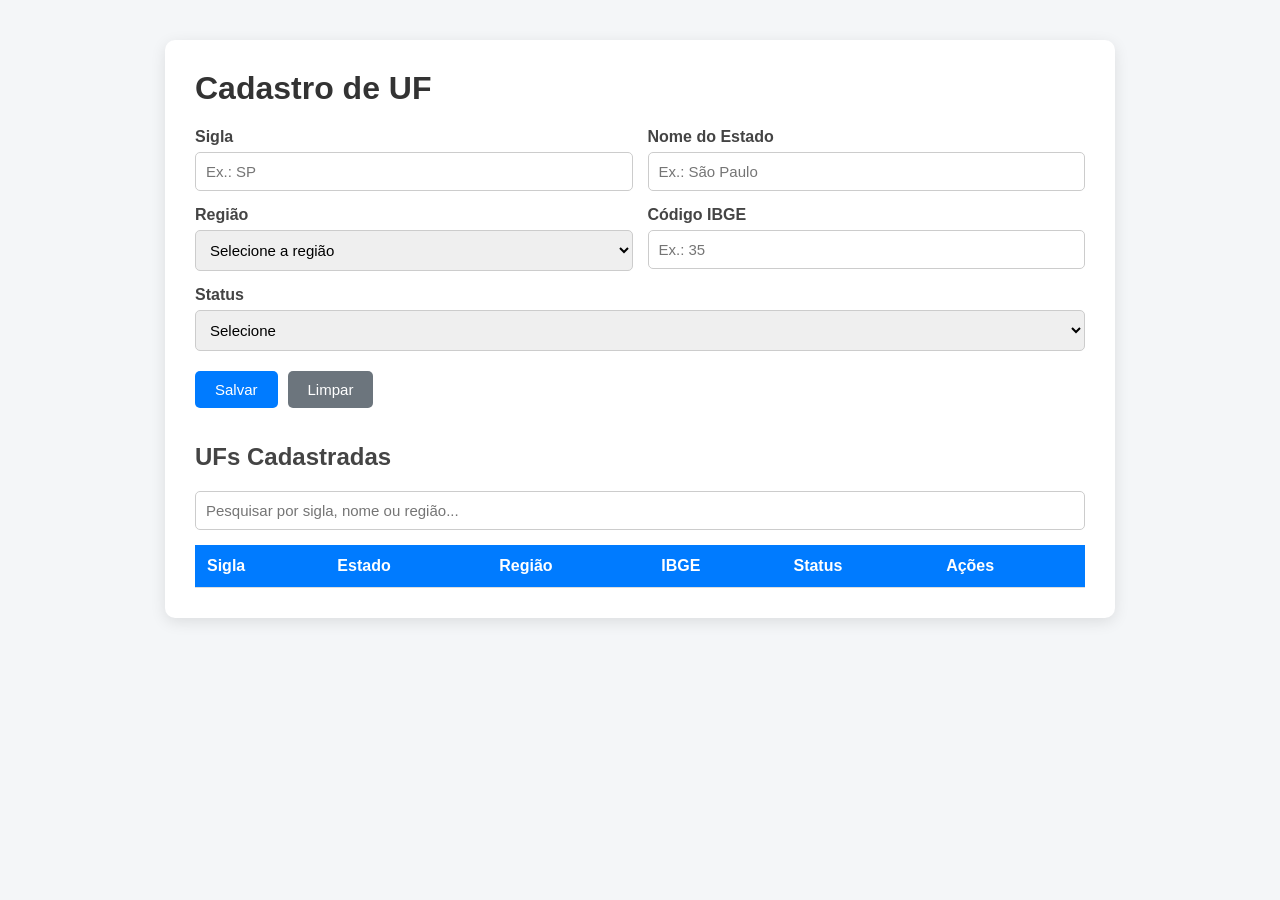
<file: cadastrar-uf/uf.html>
<!DOCTYPE html>
<html lang="pt-BR">

<head>

    <meta charset="UTF-8">

    <meta name="viewport"
          content="width=device-width, initial-scale=1.0">

    <title>Cadastro de UF</title>


    <style>

        * {
            box-sizing: border-box;
        }


        body {
            font-family: Arial, sans-serif;
            background: #f4f6f8;
            margin: 0;
            padding: 40px;
        }


        .container {
            max-width: 950px;
            margin: auto;
            background: white;
            padding: 30px;
            border-radius: 10px;
            box-shadow: 0 4px 15px rgba(0,0,0,0.1);
        }


        h1 {
            margin-top: 0;
            color: #333;
        }


        h2 {
            margin-top: 35px;
            color: #444;
        }


        .linha {
            display: grid;
            grid-template-columns: 1fr 1fr;
            gap: 15px;
        }


        .form-group {
            margin-bottom: 15px;
        }


        label {
            display: block;
            margin-bottom: 6px;
            font-weight: bold;
            color: #444;
        }


        input,
        select {
            width: 100%;
            padding: 10px;
            border: 1px solid #ccc;
            border-radius: 5px;
            font-size: 15px;
        }


        input:focus,
        select:focus {
            outline: none;
            border-color: #007bff;
        }


        .botoes {
            display: flex;
            gap: 10px;
            margin-top: 20px;
        }


        button {
            padding: 10px 20px;
            border: none;
            border-radius: 5px;
            cursor: pointer;
            font-size: 15px;
        }


        .btn-salvar {
            background: #007bff;
            color: white;
        }


        .btn-limpar {
            background: #6c757d;
            color: white;
        }


        .btn-editar {
            background: #ffc107;
            color: #212529;
            padding: 6px 10px;
            margin-right: 5px;
        }


        .btn-excluir {
            background: #dc3545;
            color: white;
            padding: 6px 10px;
        }


        button:hover {
            opacity: 0.9;
        }


        .pesquisa {
            margin-top: 20px;
        }


        table {
            width: 100%;
            margin-top: 15px;
            border-collapse: collapse;
        }


        th,
        td {
            padding: 12px;
            border-bottom: 1px solid #ddd;
            text-align: left;
        }


        th {
            background: #007bff;
            color: white;
        }


        #mensagem {
            margin-top: 15px;
            font-weight: bold;
        }


        .sucesso {
            color: #198754;
        }


        .erro {
            color: #dc3545;
        }


        .status-ativo {
            color: #198754;
            font-weight: bold;
        }


        .status-inativo {
            color: #dc3545;
            font-weight: bold;
        }


        @media (max-width: 700px) {

            body {
                padding: 15px;
            }


            .container {
                padding: 20px;
            }


            .linha {
                grid-template-columns: 1fr;
            }


            table {
                font-size: 12px;
            }


            th,
            td {
                padding: 8px;
            }

        }

    </style>

</head>


<body>


<div class="container">


    <h1>Cadastro de UF</h1>


    <form id="formUF">


        <!-- SIGLA E NOME -->

        <div class="linha">


            <div class="form-group">

                <label for="sigla">
                    Sigla
                </label>

                <input
                    type="text"
                    id="sigla"
                    placeholder="Ex.: SP"
                    maxlength="2"
                >

            </div>


            <div class="form-group">

                <label for="nome">
                    Nome do Estado
                </label>

                <input
                    type="text"
                    id="nome"
                    placeholder="Ex.: São Paulo"
                >

            </div>


        </div>


        <!-- REGIÃO E IBGE -->

        <div class="linha">


            <div class="form-group">

                <label for="regiao">
                    Região
                </label>

                <select id="regiao">

                    <option value="">
                        Selecione a região
                    </option>

                    <option value="Norte">
                        Norte
                    </option>

                    <option value="Nordeste">
                        Nordeste
                    </option>

                    <option value="Centro-Oeste">
                        Centro-Oeste
                    </option>

                    <option value="Sudeste">
                        Sudeste
                    </option>

                    <option value="Sul">
                        Sul
                    </option>

                </select>

            </div>


            <div class="form-group">

                <label for="codigoIBGE">
                    Código IBGE
                </label>

                <input
                    type="text"
                    id="codigoIBGE"
                    placeholder="Ex.: 35"
                    maxlength="2"
                >

            </div>


        </div>


        <!-- STATUS -->

        <div class="form-group">

            <label for="status">
                Status
            </label>

            <select id="status">

                <option value="">
                    Selecione
                </option>

                <option value="Ativo">
                    Ativo
                </option>

                <option value="Inativo">
                    Inativo
                </option>

            </select>

        </div>


        <!-- BOTÕES -->

        <div class="botoes">


            <button
                type="submit"
                class="btn-salvar"
                id="btnSalvar">

                Salvar

            </button>


            <button
                type="button"
                class="btn-limpar"
                onclick="limparFormulario()">

                Limpar

            </button>


        </div>


        <div id="mensagem"></div>


    </form>


    <!-- LISTAGEM -->

    <h2>UFs Cadastradas</h2>


    <div class="pesquisa">

        <input
            type="text"
            id="pesquisa"
            placeholder="Pesquisar por sigla, nome ou região..."
            oninput="pesquisarUF()"
        >

    </div>


    <table>


        <thead>

            <tr>

                <th>Sigla</th>

                <th>Estado</th>

                <th>Região</th>

                <th>IBGE</th>

                <th>Status</th>

                <th>Ações</th>

            </tr>

        </thead>


        <tbody id="listaUF"></tbody>


    </table>


</div>


<script>


    // ==========================================
    // VARIÁVEIS
    // ==========================================

    const form =
        document.getElementById("formUF");


    const lista =
        document.getElementById("listaUF");


    const mensagem =
        document.getElementById("mensagem");


    const pesquisa =
        document.getElementById("pesquisa");


    let ufs = [];


    let indiceEdicao = -1;



    // ==========================================
    // SALVAR / ATUALIZAR
    // ==========================================

    form.addEventListener(
        "submit",
        function(event) {

            event.preventDefault();


            const sigla =
                document
                    .getElementById("sigla")
                    .value
                    .trim()
                    .toUpperCase();


            const nome =
                document
                    .getElementById("nome")
                    .value
                    .trim();


            const regiao =
                document
                    .getElementById("regiao")
                    .value;


            const codigoIBGE =
                document
                    .getElementById("codigoIBGE")
                    .value
                    .trim();


            const status =
                document
                    .getElementById("status")
                    .value;



            // ==========================================
            // VALIDAÇÕES
            // ==========================================

            if (sigla === "") {

                mostrarMensagem(
                    "Digite a sigla da UF.",
                    "erro"
                );

                return;

            }


            if (sigla.length !== 2) {

                mostrarMensagem(
                    "A sigla deve possuir 2 caracteres.",
                    "erro"
                );

                return;

            }


            if (!/^[A-Z]{2}$/.test(sigla)) {

                mostrarMensagem(
                    "A sigla deve conter apenas letras.",
                    "erro"
                );

                return;

            }


            if (nome === "") {

                mostrarMensagem(
                    "Digite o nome do estado.",
                    "erro"
                );

                return;

            }


            if (regiao === "") {

                mostrarMensagem(
                    "Selecione a região.",
                    "erro"
                );

                return;

            }


            if (codigoIBGE === "") {

                mostrarMensagem(
                    "Digite o código IBGE.",
                    "erro"
                );

                return;

            }


            if (!/^\d{2}$/.test(codigoIBGE)) {

                mostrarMensagem(
                    "O código IBGE deve possuir 2 números.",
                    "erro"
                );

                return;

            }


            if (status === "") {

                mostrarMensagem(
                    "Selecione o status.",
                    "erro"
                );

                return;

            }



            // ==========================================
            // VERIFICAR DUPLICIDADE
            // ==========================================

            const siglaDuplicada =
                ufs.some(function(uf, index) {

                    return (
                        uf.sigla === sigla &&
                        index !== indiceEdicao
                    );

                });


            if (siglaDuplicada) {

                mostrarMensagem(
                    "Já existe uma UF com esta sigla.",
                    "erro"
                );

                return;

            }



            const ibgeDuplicado =
                ufs.some(function(uf, index) {

                    return (
                        uf.codigoIBGE === codigoIBGE &&
                        index !== indiceEdicao
                    );

                });


            if (ibgeDuplicado) {

                mostrarMensagem(
                    "Já existe uma UF com este código IBGE.",
                    "erro"
                );

                return;

            }



            // ==========================================
            // OBJETO UF
            // ==========================================

            const uf = {

                sigla: sigla,

                nome: nome,

                regiao: regiao,

                codigoIBGE: codigoIBGE,

                status: status

            };



            // ==========================================
            // ATUALIZAR
            // ==========================================

            if (indiceEdicao >= 0) {

                ufs[indiceEdicao] = uf;


                indiceEdicao = -1;


                document
                    .getElementById("btnSalvar")
                    .textContent = "Salvar";


                mostrarMensagem(
                    "UF atualizada com sucesso!",
                    "sucesso"
                );

            }


            // ==========================================
            // NOVO CADASTRO
            // ==========================================

            else {

                ufs.push(uf);


                mostrarMensagem(
                    "UF cadastrada com sucesso!",
                    "sucesso"
                );

            }


            atualizarTabela();


            limparFormulario();

        }
    );



    // ==========================================
    // ATUALIZAR TABELA
    // ==========================================

    function atualizarTabela(
        ufsExibir = ufs
    ) {

        lista.innerHTML = "";


        ufsExibir.forEach(function(uf) {


            const index =
                ufs.indexOf(uf);


            const linha =
                document.createElement("tr");


            const classeStatus =
                uf.status === "Ativo"
                    ? "status-ativo"
                    : "status-inativo";


            linha.innerHTML = `

                <td>
                    ${uf.sigla}
                </td>

                <td>
                    ${uf.nome}
                </td>

                <td>
                    ${uf.regiao}
                </td>

                <td>
                    ${uf.codigoIBGE}
                </td>

                <td class="${classeStatus}">
                    ${uf.status}
                </td>

                <td>

                    <button
                        class="btn-editar"
                        onclick="editarUF(${index})">

                        Editar

                    </button>


                    <button
                        class="btn-excluir"
                        onclick="excluirUF(${index})">

                        Excluir

                    </button>

                </td>

            `;


            lista.appendChild(linha);

        });

    }



    // ==========================================
    // EDITAR
    // ==========================================

    function editarUF(index) {

        const uf =
            ufs[index];


        document
            .getElementById("sigla")
            .value = uf.sigla;


        document
            .getElementById("nome")
            .value = uf.nome;


        document
            .getElementById("regiao")
            .value = uf.regiao;


        document
            .getElementById("codigoIBGE")
            .value = uf.codigoIBGE;


        document
            .getElementById("status")
            .value = uf.status;


        indiceEdicao = index;


        document
            .getElementById("btnSalvar")
            .textContent = "Atualizar";


        window.scrollTo({

            top: 0,

            behavior: "smooth"

        });

    }



    // ==========================================
    // EXCLUIR
    // ==========================================

    function excluirUF(index) {

        const confirmacao =
            confirm(
                "Deseja realmente excluir esta UF?"
            );


        if (!confirmacao) {
            return;
        }


        ufs.splice(index, 1);


        atualizarTabela();


        mostrarMensagem(
            "UF excluída com sucesso.",
            "sucesso"
        );

    }



    // ==========================================
    // LIMPAR
    // ==========================================

    function limparFormulario() {

        document
            .getElementById("sigla")
            .value = "";


        document
            .getElementById("nome")
            .value = "";


        document
            .getElementById("regiao")
            .value = "";


        document
            .getElementById("codigoIBGE")
            .value = "";


        document
            .getElementById("status")
            .value = "";


        indiceEdicao = -1;


        document
            .getElementById("btnSalvar")
            .textContent = "Salvar";

    }



    // ==========================================
    // PESQUISA
    // ==========================================

    function pesquisarUF() {

        const texto =
            pesquisa.value
                .toLowerCase()
                .trim();


        const resultado =
            ufs.filter(function(uf) {

                return (

                    uf.sigla
                        .toLowerCase()
                        .includes(texto)

                    ||

                    uf.nome
                        .toLowerCase()
                        .includes(texto)

                    ||

                    uf.regiao
                        .toLowerCase()
                        .includes(texto)

                    ||

                    uf.codigoIBGE
                        .includes(texto)

                );

            });


        atualizarTabela(resultado);

    }



    // ==========================================
    // MÁSCARA / FORMATAÇÃO DA SIGLA
    // ==========================================

    document
        .getElementById("sigla")
        .addEventListener(
            "input",
            function(event) {

                event.target.value =
                    event.target.value
                        .replace(/[^a-zA-Z]/g, "")
                        .substring(0, 2)
                        .toUpperCase();

            }
        );



    // ==========================================
    // CÓDIGO IBGE
    // ==========================================

    document
        .getElementById("codigoIBGE")
        .addEventListener(
            "input",
            function(event) {

                event.target.value =
                    event.target.value
                        .replace(/\D/g, "")
                        .substring(0, 2);

            }
        );



    // ==========================================
    // MENSAGEM
    // ==========================================

    function mostrarMensagem(
        texto,
        tipo
    ) {

        mensagem.textContent = texto;

        mensagem.className = tipo;


        setTimeout(function() {

            mensagem.textContent = "";

        }, 3000);

    }


</script>

</body>

</html>
</file>
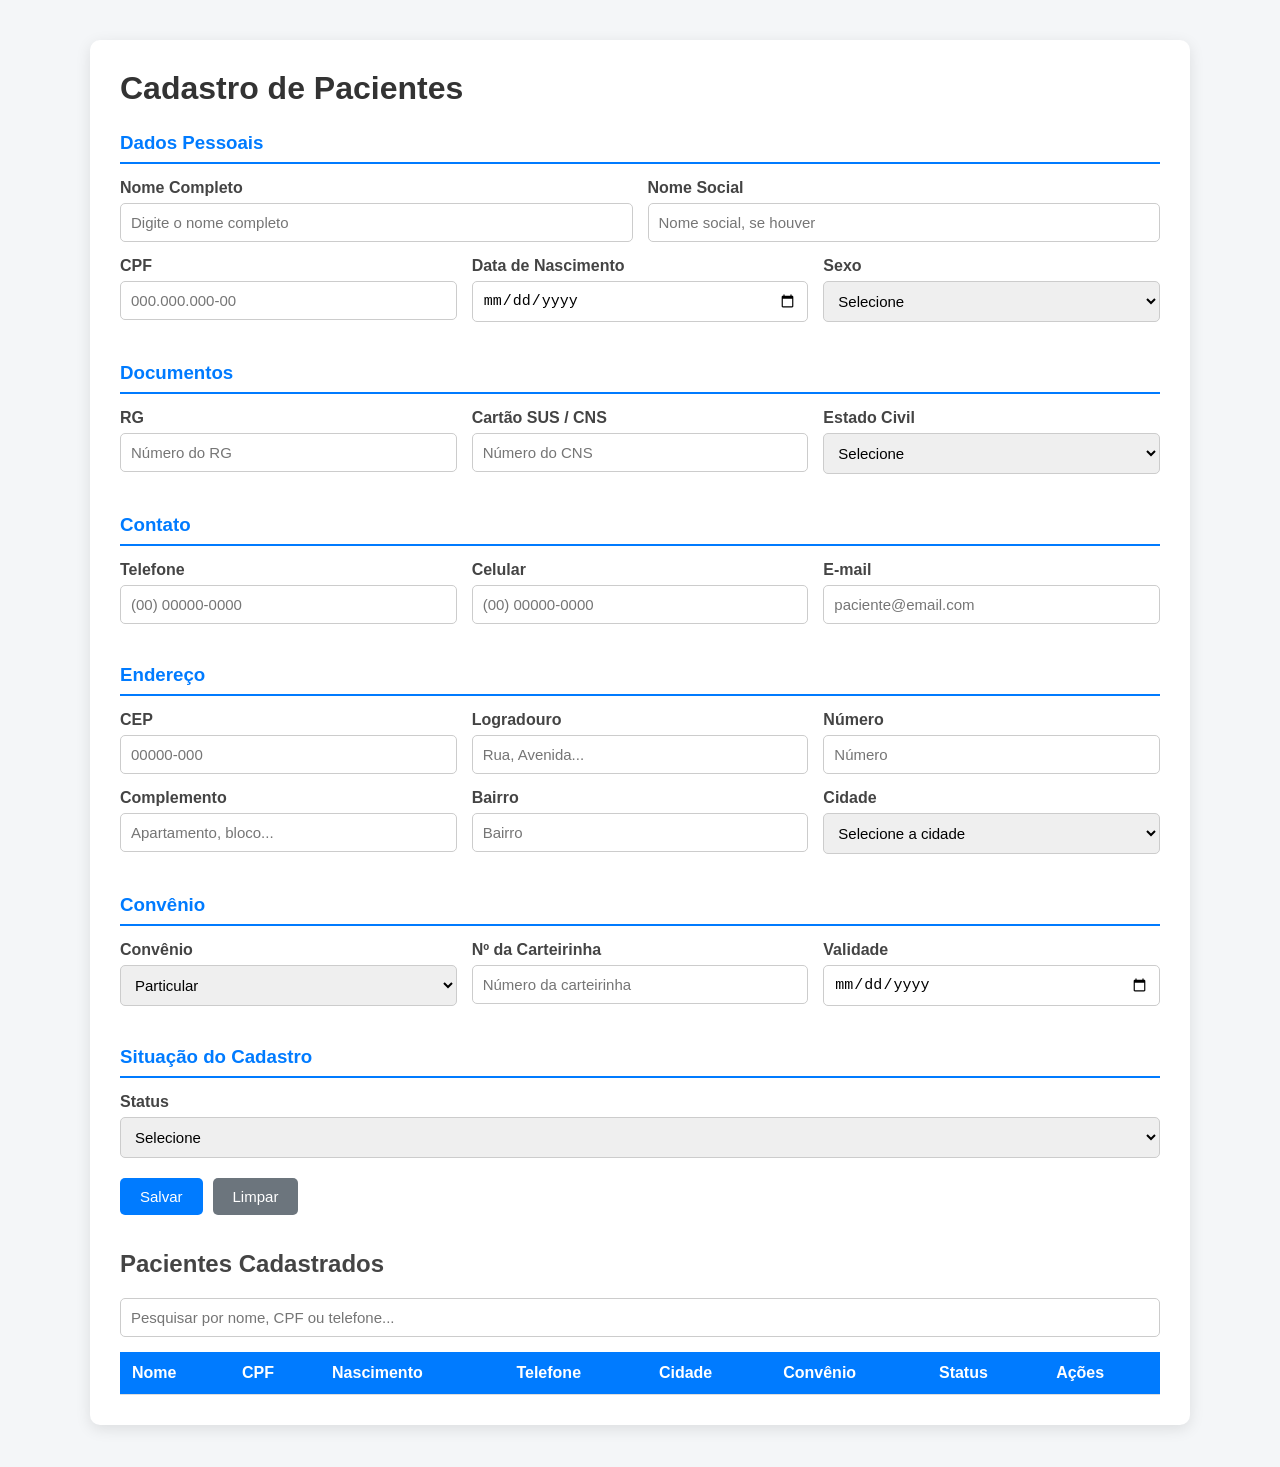
<file: cadastro-de-pacientes/paciente.html>
<!DOCTYPE html>
<html lang="pt-BR">

<head>

    <meta charset="UTF-8">

    <meta name="viewport"
          content="width=device-width, initial-scale=1.0">

    <title>Cadastro de Pacientes</title>


    <style>

        * {
            box-sizing: border-box;
        }


        body {
            font-family: Arial, sans-serif;
            background: #f4f6f8;
            margin: 0;
            padding: 40px;
        }


        .container {
            max-width: 1100px;
            margin: auto;
            background: white;
            padding: 30px;
            border-radius: 10px;
            box-shadow: 0 4px 15px rgba(0,0,0,0.1);
        }


        h1 {
            margin-top: 0;
            color: #333;
        }


        h2 {
            margin-top: 35px;
            color: #444;
        }


        .secao {
            margin-top: 25px;
            margin-bottom: 15px;
            padding-bottom: 8px;
            border-bottom: 2px solid #007bff;
            color: #007bff;
        }


        .linha {
            display: grid;
            grid-template-columns: 1fr 1fr;
            gap: 15px;
        }


        .linha-3 {
            display: grid;
            grid-template-columns: 1fr 1fr 1fr;
            gap: 15px;
        }


        .form-group {
            margin-bottom: 15px;
        }


        label {
            display: block;
            margin-bottom: 6px;
            font-weight: bold;
            color: #444;
        }


        input,
        select {
            width: 100%;
            padding: 10px;
            border: 1px solid #ccc;
            border-radius: 5px;
            font-size: 15px;
        }


        input:focus,
        select:focus {
            outline: none;
            border-color: #007bff;
        }


        .botoes {
            display: flex;
            gap: 10px;
            margin-top: 20px;
        }


        button {
            padding: 10px 20px;
            border: none;
            border-radius: 5px;
            cursor: pointer;
            font-size: 15px;
        }


        .btn-salvar {
            background: #007bff;
            color: white;
        }


        .btn-limpar {
            background: #6c757d;
            color: white;
        }


        .btn-editar {
            background: #ffc107;
            color: #212529;
            padding: 6px 10px;
            margin-right: 5px;
        }


        .btn-excluir {
            background: #dc3545;
            color: white;
            padding: 6px 10px;
        }


        button:hover {
            opacity: 0.9;
        }


        .pesquisa {
            margin-top: 20px;
        }


        table {
            width: 100%;
            margin-top: 15px;
            border-collapse: collapse;
        }


        th,
        td {
            padding: 12px;
            border-bottom: 1px solid #ddd;
            text-align: left;
        }


        th {
            background: #007bff;
            color: white;
        }


        #mensagem {
            margin-top: 15px;
            font-weight: bold;
        }


        .sucesso {
            color: #198754;
        }


        .erro {
            color: #dc3545;
        }


        .status-ativo {
            color: #198754;
            font-weight: bold;
        }


        .status-inativo {
            color: #dc3545;
            font-weight: bold;
        }


        @media (max-width: 800px) {

            body {
                padding: 15px;
            }


            .container {
                padding: 20px;
            }


            .linha,
            .linha-3 {
                grid-template-columns: 1fr;
            }


            table {
                display: block;
                overflow-x: auto;
                white-space: nowrap;
                font-size: 12px;
            }

        }

    </style>

</head>


<body>


<div class="container">


    <h1>Cadastro de Pacientes</h1>


    <form id="formPaciente">


        <!-- =====================================
             DADOS PESSOAIS
        ====================================== -->

        <h3 class="secao">
            Dados Pessoais
        </h3>


        <div class="linha">


            <div class="form-group">

                <label for="nome">
                    Nome Completo
                </label>

                <input
                    type="text"
                    id="nome"
                    placeholder="Digite o nome completo"
                >

            </div>


            <div class="form-group">

                <label for="nomeSocial">
                    Nome Social
                </label>

                <input
                    type="text"
                    id="nomeSocial"
                    placeholder="Nome social, se houver"
                >

            </div>


        </div>


        <div class="linha-3">


            <div class="form-group">

                <label for="cpf">
                    CPF
                </label>

                <input
                    type="text"
                    id="cpf"
                    placeholder="000.000.000-00"
                    maxlength="14"
                >

            </div>


            <div class="form-group">

                <label for="dataNascimento">
                    Data de Nascimento
                </label>

                <input
                    type="date"
                    id="dataNascimento"
                >

            </div>


            <div class="form-group">

                <label for="sexo">
                    Sexo
                </label>

                <select id="sexo">

                    <option value="">
                        Selecione
                    </option>

                    <option value="Feminino">
                        Feminino
                    </option>

                    <option value="Masculino">
                        Masculino
                    </option>

                    <option value="Outro">
                        Outro
                    </option>

                    <option value="Não informado">
                        Não informado
                    </option>

                </select>

            </div>


        </div>


        <!-- =====================================
             DOCUMENTOS
        ====================================== -->

        <h3 class="secao">
            Documentos
        </h3>


        <div class="linha-3">


            <div class="form-group">

                <label for="rg">
                    RG
                </label>

                <input
                    type="text"
                    id="rg"
                    placeholder="Número do RG"
                >

            </div>


            <div class="form-group">

                <label for="cns">
                    Cartão SUS / CNS
                </label>

                <input
                    type="text"
                    id="cns"
                    placeholder="Número do CNS"
                    maxlength="15"
                >

            </div>


            <div class="form-group">

                <label for="estadoCivil">
                    Estado Civil
                </label>

                <select id="estadoCivil">

                    <option value="">
                        Selecione
                    </option>

                    <option value="Solteiro(a)">
                        Solteiro(a)
                    </option>

                    <option value="Casado(a)">
                        Casado(a)
                    </option>

                    <option value="Divorciado(a)">
                        Divorciado(a)
                    </option>

                    <option value="Viúvo(a)">
                        Viúvo(a)
                    </option>

                    <option value="União Estável">
                        União Estável
                    </option>

                </select>

            </div>


        </div>


        <!-- =====================================
             CONTATO
        ====================================== -->

        <h3 class="secao">
            Contato
        </h3>


        <div class="linha-3">


            <div class="form-group">

                <label for="telefone">
                    Telefone
                </label>

                <input
                    type="text"
                    id="telefone"
                    placeholder="(00) 00000-0000"
                    maxlength="15"
                >

            </div>


            <div class="form-group">

                <label for="celular">
                    Celular
                </label>

                <input
                    type="text"
                    id="celular"
                    placeholder="(00) 00000-0000"
                    maxlength="15"
                >

            </div>


            <div class="form-group">

                <label for="email">
                    E-mail
                </label>

                <input
                    type="email"
                    id="email"
                    placeholder="paciente@email.com"
                >

            </div>


        </div>


        <!-- =====================================
             ENDEREÇO
        ====================================== -->

        <h3 class="secao">
            Endereço
        </h3>


        <div class="linha-3">


            <div class="form-group">

                <label for="cep">
                    CEP
                </label>

                <input
                    type="text"
                    id="cep"
                    placeholder="00000-000"
                    maxlength="9"
                >

            </div>


            <div class="form-group">

                <label for="logradouro">
                    Logradouro
                </label>

                <input
                    type="text"
                    id="logradouro"
                    placeholder="Rua, Avenida..."
                >

            </div>


            <div class="form-group">

                <label for="numero">
                    Número
                </label>

                <input
                    type="text"
                    id="numero"
                    placeholder="Número"
                >

            </div>


        </div>


        <div class="linha-3">


            <div class="form-group">

                <label for="complemento">
                    Complemento
                </label>

                <input
                    type="text"
                    id="complemento"
                    placeholder="Apartamento, bloco..."
                >

            </div>


            <div class="form-group">

                <label for="bairro">
                    Bairro
                </label>

                <input
                    type="text"
                    id="bairro"
                    placeholder="Bairro"
                >

            </div>


            <div class="form-group">

                <label for="cidade">
                    Cidade
                </label>

                <select id="cidade">

                    <option value="">
                        Selecione a cidade
                    </option>

                    <option value="São Paulo - SP">
                        São Paulo - SP
                    </option>

                    <option value="Rio de Janeiro - RJ">
                        Rio de Janeiro - RJ
                    </option>

                    <option value="Belo Horizonte - MG">
                        Belo Horizonte - MG
                    </option>

                    <option value="Curitiba - PR">
                        Curitiba - PR
                    </option>

                    <option value="Salvador - BA">
                        Salvador - BA
                    </option>

                </select>

            </div>


        </div>


        <!-- =====================================
             DADOS DO CONVÊNIO
        ====================================== -->

        <h3 class="secao">
            Convênio
        </h3>


        <div class="linha-3">


            <div class="form-group">

                <label for="convenio">
                    Convênio
                </label>

                <select id="convenio">

                    <option value="">
                        Particular
                    </option>

                    <option value="Unimed">
                        Unimed
                    </option>

                    <option value="Bradesco Saúde">
                        Bradesco Saúde
                    </option>

                    <option value="Amil">
                        Amil
                    </option>

                    <option value="SulAmérica">
                        SulAmérica
                    </option>

                </select>

            </div>


            <div class="form-group">

                <label for="numeroCarteirinha">
                    Nº da Carteirinha
                </label>

                <input
                    type="text"
                    id="numeroCarteirinha"
                    placeholder="Número da carteirinha"
                >

            </div>


            <div class="form-group">

                <label for="validadeCarteirinha">
                    Validade
                </label>

                <input
                    type="date"
                    id="validadeCarteirinha"
                >

            </div>


        </div>


        <!-- =====================================
             STATUS
        ====================================== -->

        <h3 class="secao">
            Situação do Cadastro
        </h3>


        <div class="form-group">

            <label for="status">
                Status
            </label>

            <select id="status">

                <option value="">
                    Selecione
                </option>

                <option value="Ativo">
                    Ativo
                </option>

                <option value="Inativo">
                    Inativo
                </option>

            </select>

        </div>


        <!-- =====================================
             BOTÕES
        ====================================== -->

        <div class="botoes">


            <button
                type="submit"
                class="btn-salvar"
                id="btnSalvar">

                Salvar

            </button>


            <button
                type="button"
                class="btn-limpar"
                onclick="limparFormulario()">

                Limpar

            </button>


        </div>


        <div id="mensagem"></div>


    </form>


    <!-- =====================================
         LISTAGEM
    ====================================== -->

    <h2>Pacientes Cadastrados</h2>


    <div class="pesquisa">

        <input
            type="text"
            id="pesquisa"
            placeholder="Pesquisar por nome, CPF ou telefone..."
            oninput="pesquisarPacientes()"
        >

    </div>


    <table>


        <thead>

            <tr>

                <th>Nome</th>

                <th>CPF</th>

                <th>Nascimento</th>

                <th>Telefone</th>

                <th>Cidade</th>

                <th>Convênio</th>

                <th>Status</th>

                <th>Ações</th>

            </tr>

        </thead>


        <tbody id="listaPacientes"></tbody>


    </table>


</div>


<script>


    // ==========================================
    // VARIÁVEIS
    // ==========================================

    const form =
        document.getElementById("formPaciente");


    const lista =
        document.getElementById("listaPacientes");


    const mensagem =
        document.getElementById("mensagem");


    const pesquisa =
        document.getElementById("pesquisa");


    let pacientes = [];


    let indiceEdicao = -1;



    // ==========================================
    // SALVAR / ATUALIZAR
    // ==========================================

    form.addEventListener(
        "submit",
        function(event) {

            event.preventDefault();


            const nome =
                document.getElementById("nome")
                    .value.trim();


            const nomeSocial =
                document.getElementById("nomeSocial")
                    .value.trim();


            const cpf =
                document.getElementById("cpf")
                    .value.trim();


            const dataNascimento =
                document.getElementById("dataNascimento")
                    .value;


            const sexo =
                document.getElementById("sexo")
                    .value;


            const rg =
                document.getElementById("rg")
                    .value.trim();


            const cns =
                document.getElementById("cns")
                    .value.trim();


            const estadoCivil =
                document.getElementById("estadoCivil")
                    .value;


            const telefone =
                document.getElementById("telefone")
                    .value.trim();


            const celular =
                document.getElementById("celular")
                    .value.trim();


            const email =
                document.getElementById("email")
                    .value.trim();


            const cep =
                document.getElementById("cep")
                    .value.trim();


            const logradouro =
                document.getElementById("logradouro")
                    .value.trim();


            const numero =
                document.getElementById("numero")
                    .value.trim();


            const complemento =
                document.getElementById("complemento")
                    .value.trim();


            const bairro =
                document.getElementById("bairro")
                    .value.trim();


            const cidade =
                document.getElementById("cidade")
                    .value;


            const convenio =
                document.getElementById("convenio")
                    .value;


            const numeroCarteirinha =
                document.getElementById("numeroCarteirinha")
                    .value.trim();


            const validadeCarteirinha =
                document.getElementById("validadeCarteirinha")
                    .value;


            const status =
                document.getElementById("status")
                    .value;



            // ==========================================
            // VALIDAÇÕES
            // ==========================================

            if (nome === "") {

                mostrarMensagem(
                    "Digite o nome completo do paciente.",
                    "erro"
                );

                return;
            }


            if (cpf === "") {

                mostrarMensagem(
                    "Digite o CPF do paciente.",
                    "erro"
                );

                return;
            }


            if (!validarCPF(cpf)) {

                mostrarMensagem(
                    "Digite um CPF válido.",
                    "erro"
                );

                return;
            }


            if (dataNascimento === "") {

                mostrarMensagem(
                    "Informe a data de nascimento.",
                    "erro"
                );

                return;
            }


            if (sexo === "") {

                mostrarMensagem(
                    "Selecione o sexo.",
                    "erro"
                );

                return;
            }


            if (celular === "") {

                mostrarMensagem(
                    "Digite o celular do paciente.",
                    "erro"
                );

                return;
            }


            if (cidade === "") {

                mostrarMensagem(
                    "Selecione a cidade.",
                    "erro"
                );

                return;
            }


            if (status === "") {

                mostrarMensagem(
                    "Selecione o status.",
                    "erro"
                );

                return;
            }



            // ==========================================
            // VERIFICAR CPF DUPLICADO
            // ==========================================

            const cpfDuplicado =
                pacientes.some(
                    function(paciente, index) {

                        return (
                            paciente.cpf === cpf &&
                            index !== indiceEdicao
                        );

                    }
                );


            if (cpfDuplicado) {

                mostrarMensagem(
                    "Já existe um paciente cadastrado com este CPF.",
                    "erro"
                );

                return;
            }



            // ==========================================
            // OBJETO PACIENTE
            // ==========================================

            const paciente = {

                nome: nome,

                nomeSocial: nomeSocial,

                cpf: cpf,

                dataNascimento: dataNascimento,

                sexo: sexo,

                rg: rg,

                cns: cns,

                estadoCivil: estadoCivil,

                telefone: telefone,

                celular: celular,

                email: email,

                cep: cep,

                logradouro: logradouro,

                numero: numero,

                complemento: complemento,

                bairro: bairro,

                cidade: cidade,

                convenio: convenio,

                numeroCarteirinha: numeroCarteirinha,

                validadeCarteirinha: validadeCarteirinha,

                status: status

            };



            // ==========================================
            // EDITAR
            // ==========================================

            if (indiceEdicao >= 0) {

                pacientes[indiceEdicao] =
                    paciente;


                indiceEdicao = -1;


                document
                    .getElementById("btnSalvar")
                    .textContent = "Salvar";


                mostrarMensagem(
                    "Paciente atualizado com sucesso!",
                    "sucesso"
                );

            }


            // ==========================================
            // NOVO CADASTRO
            // ==========================================

            else {

                pacientes.push(paciente);


                mostrarMensagem(
                    "Paciente cadastrado com sucesso!",
                    "sucesso"
                );

            }


            atualizarTabela();


            limparFormulario();

        }
    );



    // ==========================================
    // ATUALIZAR TABELA
    // ==========================================

    function atualizarTabela(
        pacientesExibir = pacientes
    ) {

        lista.innerHTML = "";


        pacientesExibir.forEach(
            function(paciente) {


                const index =
                    pacientes.indexOf(paciente);


                const linha =
                    document.createElement("tr");


                const classeStatus =
                    paciente.status === "Ativo"
                        ? "status-ativo"
                        : "status-inativo";


                linha.innerHTML = `

                    <td>
                        ${paciente.nome}
                    </td>

                    <td>
                        ${paciente.cpf}
                    </td>

                    <td>
                        ${formatarData(
                            paciente.dataNascimento
                        )}
                    </td>

                    <td>
                        ${paciente.celular}
                    </td>

                    <td>
                        ${paciente.cidade}
                    </td>

                    <td>
                        ${paciente.convenio || "Particular"}
                    </td>

                    <td class="${classeStatus}">
                        ${paciente.status}
                    </td>

                    <td>

                        <button
                            class="btn-editar"
                            onclick="editarPaciente(${index})">

                            Editar

                        </button>


                        <button
                            class="btn-excluir"
                            onclick="excluirPaciente(${index})">

                            Excluir

                        </button>

                    </td>

                `;


                lista.appendChild(linha);

            }
        );

    }



    // ==========================================
    // EDITAR
    // ==========================================

    function editarPaciente(index) {

        const paciente =
            pacientes[index];


        document.getElementById("nome").value =
            paciente.nome;


        document.getElementById("nomeSocial").value =
            paciente.nomeSocial;


        document.getElementById("cpf").value =
            paciente.cpf;


        document.getElementById("dataNascimento").value =
            paciente.dataNascimento;


        document.getElementById("sexo").value =
            paciente.sexo;


        document.getElementById("rg").value =
            paciente.rg;


        document.getElementById("cns").value =
            paciente.cns;


        document.getElementById("estadoCivil").value =
            paciente.estadoCivil;


        document.getElementById("telefone").value =
            paciente.telefone;


        document.getElementById("celular").value =
            paciente.celular;


        document.getElementById("email").value =
            paciente.email;


        document.getElementById("cep").value =
            paciente.cep;


        document.getElementById("logradouro").value =
            paciente.logradouro;


        document.getElementById("numero").value =
            paciente.numero;


        document.getElementById("complemento").value =
            paciente.complemento;


        document.getElementById("bairro").value =
            paciente.bairro;


        document.getElementById("cidade").value =
            paciente.cidade;


        document.getElementById("convenio").value =
            paciente.convenio;


        document.getElementById("numeroCarteirinha").value =
            paciente.numeroCarteirinha;


        document.getElementById("validadeCarteirinha").value =
            paciente.validadeCarteirinha;


        document.getElementById("status").value =
            paciente.status;


        indiceEdicao = index;


        document.getElementById(
            "btnSalvar"
        ).textContent = "Atualizar";


        window.scrollTo({

            top: 0,

            behavior: "smooth"

        });

    }



    // ==========================================
    // EXCLUIR
    // ==========================================

    function excluirPaciente(index) {

        const confirmacao =
            confirm(
                "Deseja realmente excluir este paciente?"
            );


        if (!confirmacao) {
            return;
        }


        pacientes.splice(index, 1);


        atualizarTabela();


        mostrarMensagem(
            "Paciente excluído com sucesso.",
            "sucesso"
        );

    }



    // ==========================================
    // LIMPAR
    // ==========================================

    function limparFormulario() {

        form.reset();


        indiceEdicao = -1;


        document.getElementById(
            "btnSalvar"
        ).textContent = "Salvar";

    }



    // ==========================================
    // PESQUISA
    // ==========================================

    function pesquisarPacientes() {

        const texto =
            pesquisa.value
                .toLowerCase()
                .trim();


        const resultado =
            pacientes.filter(
                function(paciente) {

                    return (

                        paciente.nome
                            .toLowerCase()
                            .includes(texto)

                        ||

                        paciente.cpf
                            .includes(texto)

                        ||

                        paciente.celular
                            .includes(texto)

                        ||

                        paciente.cidade
                            .toLowerCase()
                            .includes(texto)

                    );

                }
            );


        atualizarTabela(resultado);

    }



    // ==========================================
    // MÁSCARA CPF
    // ==========================================

    document
        .getElementById("cpf")
        .addEventListener(
            "input",
            function(event) {

                let valor =
                    event.target.value
                        .replace(/\D/g, "")
                        .substring(0, 11);


                if (valor.length > 9) {

                    valor =
                        valor.replace(
                            /^(\d{3})(\d{3})(\d{3})(\d{2}).*/,
                            "$1.$2.$3-$4"
                        );

                }

                else if (valor.length > 6) {

                    valor =
                        valor.replace(
                            /^(\d{3})(\d{3})(\d{1,3}).*/,
                            "$1.$2.$3"
                        );

                }

                else if (valor.length > 3) {

                    valor =
                        valor.replace(
                            /^(\d{3})(\d{1,3}).*/,
                            "$1.$2"
                        );

                }


                event.target.value = valor;

            }
        );



    // ==========================================
    // MÁSCARA TELEFONE
    // ==========================================

    function aplicarMascaraTelefone(id) {

        document
            .getElementById(id)
            .addEventListener(
                "input",
                function(event) {

                    let valor =
                        event.target.value
                            .replace(/\D/g, "")
                            .substring(0, 11);


                    if (valor.length > 10) {

                        valor =
                            valor.replace(
                                /^(\d{2})(\d{5})(\d{4}).*/,
                                "($1) $2-$3"
                            );

                    }

                    else if (valor.length > 6) {

                        valor =
                            valor.replace(
                                /^(\d{2})(\d{4})(\d{1,4}).*/,
                                "($1) $2-$3"
                            );

                    }

                    else if (valor.length > 2) {

                        valor =
                            valor.replace(
                                /^(\d{2})(\d{1,5}).*/,
                                "($1) $2"
                            );

                    }


                    event.target.value = valor;

                }
            );

    }


    aplicarMascaraTelefone("telefone");

    aplicarMascaraTelefone("celular");



    // ==========================================
    // MÁSCARA CEP
    // ==========================================

    document
        .getElementById("cep")
        .addEventListener(
            "input",
            function(event) {

                let valor =
                    event.target.value
                        .replace(/\D/g, "")
                        .substring(0, 8);


                if (valor.length > 5) {

                    valor =
                        valor.replace(
                            /^(\d{5})(\d{1,3}).*/,
                            "$1-$2"
                        );

                }


                event.target.value = valor;

            }
        );



    // ==========================================
    // MÁSCARA CNS
    // ==========================================

    document
        .getElementById("cns")
        .addEventListener(
            "input",
            function(event) {

                event.target.value =
                    event.target.value
                        .replace(/\D/g, "")
                        .substring(0, 15);

            }
        );



    // ==========================================
    // VALIDAÇÃO CPF
    // ==========================================

    function validarCPF(cpf) {

        cpf =
            cpf.replace(/\D/g, "");


        if (cpf.length !== 11) {
            return false;
        }


        if (/^(\d)\1+$/.test(cpf)) {
            return false;
        }


        let soma = 0;


        for (let i = 0; i < 9; i++) {

            soma +=
                parseInt(cpf.charAt(i))
                * (10 - i);

        }


        let resto =
            (soma * 10) % 11;


        if (resto === 10) {
            resto = 0;
        }


        if (
            resto !==
            parseInt(cpf.charAt(9))
        ) {

            return false;

        }


        soma = 0;


        for (let i = 0; i < 10; i++) {

            soma +=
                parseInt(cpf.charAt(i))
                * (11 - i);

        }


        resto =
            (soma * 10) % 11;


        if (resto === 10) {
            resto = 0;
        }


        return (
            resto ===
            parseInt(cpf.charAt(10))
        );

    }



    // ==========================================
    // FORMATAR DATA
    // ==========================================

    function formatarData(data) {

        if (!data) {
            return "-";
        }


        const partes =
            data.split("-");


        return (
            partes[2] +
            "/" +
            partes[1] +
            "/" +
            partes[0]
        );

    }



    // ==========================================
    // MENSAGEM
    // ==========================================

    function mostrarMensagem(
        texto,
        tipo
    ) {

        mensagem.textContent = texto;

        mensagem.className = tipo;


        setTimeout(function() {

            mensagem.textContent = "";

        }, 3000);

    }


</script>

</body>

</html>
</file>
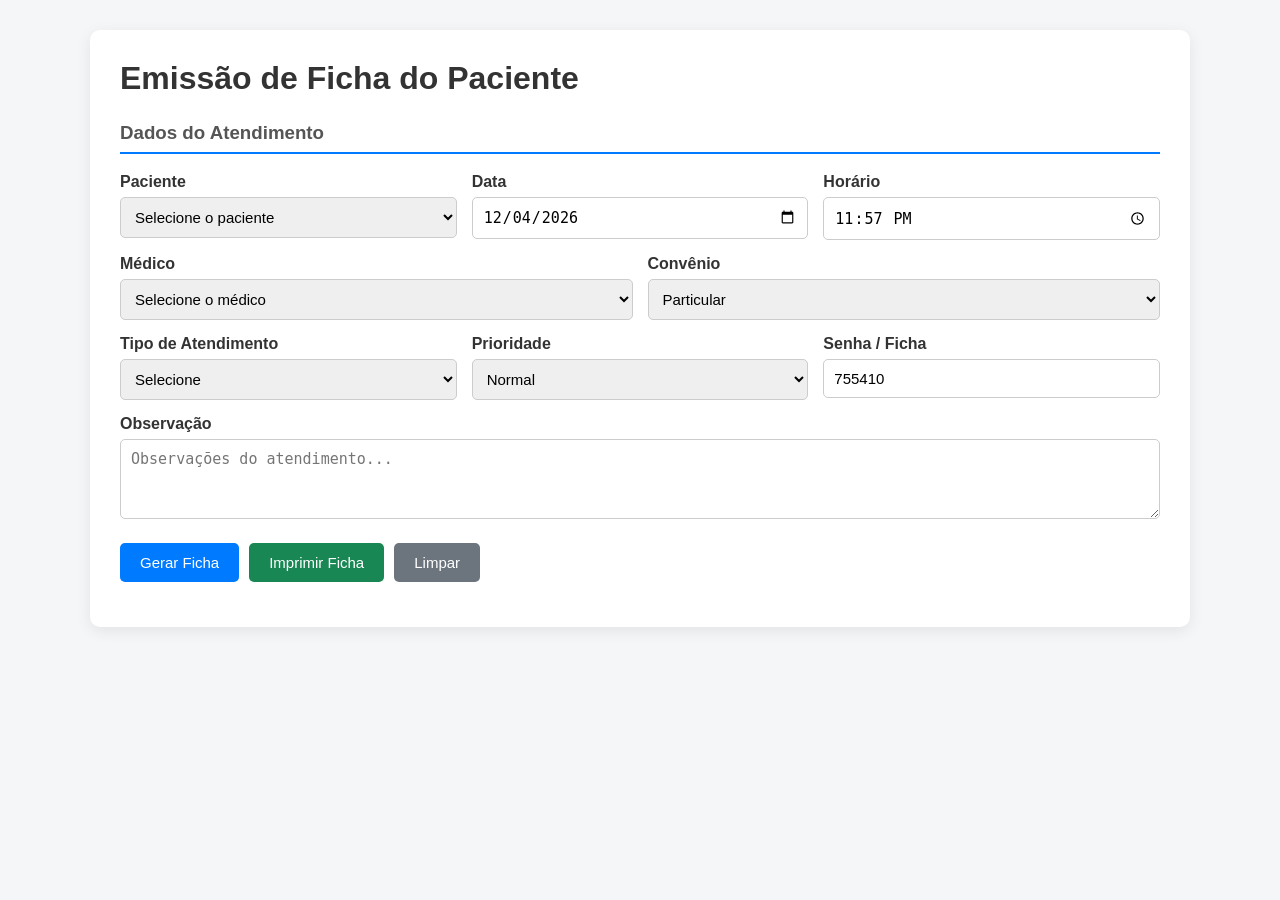
<file: emitir-ficha-paciente/ficha_paciente.html>
<!--José chupador de rola, degustador de pinto, flautista de jebasnisstodonticas, degladiador de penis-->

<!DOCTYPE html>
<html lang="pt-BR">

<head>

    <meta charset="UTF-8">

    <meta name="viewport"
          content="width=device-width, initial-scale=1.0">

    <title>Emissão de Ficha do Paciente</title>


    <style>

        * {
            box-sizing: border-box;
        }


        body {
            margin: 0;
            padding: 30px;
            font-family: Arial, sans-serif;
            background: #f4f6f8;
            color: #333;
        }


        .container {
            max-width: 1100px;
            margin: auto;
        }


        .card {
            background: white;
            padding: 30px;
            border-radius: 10px;
            box-shadow: 0 4px 15px rgba(0,0,0,0.08);
            margin-bottom: 25px;
        }


        h1 {
            margin-top: 0;
            color: #333;
        }


        h2 {
            margin-top: 0;
            color: #007bff;
        }


        h3 {
            color: #555;
            border-bottom: 2px solid #007bff;
            padding-bottom: 8px;
            margin-top: 25px;
        }


        .linha {
            display: grid;
            grid-template-columns: 1fr 1fr;
            gap: 15px;
        }


        .linha-3 {
            display: grid;
            grid-template-columns: 1fr 1fr 1fr;
            gap: 15px;
        }


        .form-group {
            margin-bottom: 15px;
        }


        label {
            display: block;
            font-weight: bold;
            margin-bottom: 6px;
        }


        input,
        select,
        textarea {
            width: 100%;
            padding: 10px;
            border: 1px solid #ccc;
            border-radius: 5px;
            font-size: 15px;
        }


        textarea {
            resize: vertical;
            min-height: 80px;
        }


        input:focus,
        select:focus,
        textarea:focus {
            outline: none;
            border-color: #007bff;
        }


        .botoes {
            display: flex;
            gap: 10px;
            margin-top: 20px;
        }


        button {
            border: none;
            border-radius: 5px;
            padding: 11px 20px;
            cursor: pointer;
            font-size: 15px;
        }


        .btn-gerar {
            background: #007bff;
            color: white;
        }


        .btn-imprimir {
            background: #198754;
            color: white;
        }


        .btn-limpar {
            background: #6c757d;
            color: white;
        }


        button:hover {
            opacity: 0.9;
        }


        #mensagem {
            margin-top: 15px;
            font-weight: bold;
        }


        .erro {
            color: #dc3545;
        }


        .sucesso {
            color: #198754;
        }


        /* ==========================
           FICHA
        ========================== */

        #ficha {
            display: none;
        }


        .ficha {
            border: 1px solid #333;
            padding: 30px;
            background: white;
        }


        .cabecalho-ficha {
            display: flex;
            justify-content: space-between;
            align-items: center;
            border-bottom: 2px solid #333;
            padding-bottom: 15px;
            margin-bottom: 20px;
        }


        .logo {
            font-size: 24px;
            font-weight: bold;
            color: #007bff;
        }


        .numero-ficha {
            font-size: 18px;
            font-weight: bold;
        }


        .dados-paciente {
            display: grid;
            grid-template-columns: 2fr 1fr 1fr;
            gap: 15px;
            margin-bottom: 20px;
        }


        .campo-ficha {
            border-bottom: 1px solid #aaa;
            padding: 8px 0;
        }


        .campo-ficha strong {
            display: block;
            font-size: 12px;
            color: #666;
            margin-bottom: 3px;
        }


        .tipo-atendimento {
            background: #f1f1f1;
            padding: 15px;
            margin: 20px 0;
            font-size: 18px;
            font-weight: bold;
        }


        .assinatura {
            margin-top: 70px;
            display: grid;
            grid-template-columns: 1fr 1fr;
            gap: 80px;
        }


        .linha-assinatura {
            border-top: 1px solid #333;
            padding-top: 8px;
            text-align: center;
        }


        .rodape-ficha {
            border-top: 1px solid #aaa;
            margin-top: 30px;
            padding-top: 10px;
            font-size: 12px;
            color: #666;
            text-align: center;
        }


        @media (max-width: 700px) {

            body {
                padding: 15px;
            }


            .card {
                padding: 20px;
            }


            .linha,
            .linha-3,
            .dados-paciente {
                grid-template-columns: 1fr;
            }


            .assinatura {
                grid-template-columns: 1fr;
                gap: 50px;
            }

        }


        @media print {

            body {
                background: white;
                padding: 0;
            }


            .nao-imprimir {
                display: none !important;
            }


            #ficha {
                display: block !important;
            }


            .ficha {
                border: none;
                box-shadow: none;
                padding: 20px;
            }

        }

    </style>

</head>


<body>


<div class="container">


    <!-- =====================================
         FORMULÁRIO
    ====================================== -->

    <div class="card nao-imprimir">

        <h1>
            Emissão de Ficha do Paciente
        </h1>


        <form id="formFicha">


            <!-- PACIENTE -->

            <h3>
                Dados do Atendimento
            </h3>


            <div class="linha-3">


                <div class="form-group">

                    <label for="paciente">
                        Paciente
                    </label>

                    <select id="paciente">

                        <option value="">
                            Selecione o paciente
                        </option>

                        <option value="Maria da Silva"
                                data-cpf="123.456.789-00"
                                data-nascimento="15/05/1985"
                                data-cidade="São Paulo - SP"
                                data-convenio="Unimed">

                            Maria da Silva

                        </option>


                        <option value="João Pereira"
                                data-cpf="987.654.321-00"
                                data-nascimento="20/10/1978"
                                data-cidade="São Paulo - SP"
                                data-convenio="Particular">

                            João Pereira

                        </option>


                        <option value="Ana Souza"
                                data-cpf="456.789.123-00"
                                data-nascimento="03/02/1990"
                                data-cidade="Campinas - SP"
                                data-convenio="Bradesco Saúde">

                            Ana Souza

                        </option>

                    </select>

                </div>


                <div class="form-group">

                    <label for="data">
                        Data
                    </label>

                    <input
                        type="date"
                        id="data"
                    >

                </div>


                <div class="form-group">

                    <label for="hora">
                        Horário
                    </label>

                    <input
                        type="time"
                        id="hora"
                    >

                </div>


            </div>


            <!-- MÉDICO / CONVÊNIO -->

            <div class="linha">


                <div class="form-group">

                    <label for="medico">
                        Médico
                    </label>

                    <select id="medico">

                        <option value="">
                            Selecione o médico
                        </option>

                        <option value="Dr. João da Silva - Cardiologia">
                            Dr. João da Silva - Cardiologia
                        </option>

                        <option value="Dra. Maria Oliveira - Clínica Geral">
                            Dra. Maria Oliveira - Clínica Geral
                        </option>

                        <option value="Dr. Carlos Souza - Ortopedia">
                            Dr. Carlos Souza - Ortopedia
                        </option>

                    </select>

                </div>


                <div class="form-group">

                    <label for="convenio">
                        Convênio
                    </label>

                    <select id="convenio">

                        <option value="">
                            Particular
                        </option>

                        <option value="Unimed">
                            Unimed
                        </option>

                        <option value="Bradesco Saúde">
                            Bradesco Saúde
                        </option>

                        <option value="Amil">
                            Amil
                        </option>

                        <option value="SulAmérica">
                            SulAmérica
                        </option>

                    </select>

                </div>

            </div>


            <!-- TIPO -->

            <div class="linha-3">


                <div class="form-group">

                    <label for="tipoAtendimento">
                        Tipo de Atendimento
                    </label>

                    <select id="tipoAtendimento">

                        <option value="">
                            Selecione
                        </option>

                        <option value="Consulta">
                            Consulta
                        </option>

                        <option value="Retorno">
                            Retorno
                        </option>

                        <option value="Exame">
                            Exame
                        </option>

                        <option value="Procedimento">
                            Procedimento
                        </option>

                        <option value="Avaliação">
                            Avaliação
                        </option>

                    </select>

                </div>


                <div class="form-group">

                    <label for="prioridade">
                        Prioridade
                    </label>

                    <select id="prioridade">

                        <option value="Normal">
                            Normal
                        </option>

                        <option value="Preferencial">
                            Preferencial
                        </option>

                        <option value="Urgência">
                            Urgência
                        </option>

                    </select>

                </div>


                <div class="form-group">

                    <label for="senha">
                        Senha / Ficha
                    </label>

                    <input
                        type="text"
                        id="senha"
                        readonly
                    >

                </div>


            </div>


            <!-- OBSERVAÇÃO -->

            <div class="form-group">

                <label for="observacao">
                    Observação
                </label>

                <textarea
                    id="observacao"
                    placeholder="Observações do atendimento..."
                ></textarea>

            </div>


            <!-- BOTÕES -->

            <div class="botoes">


                <button
                    type="submit"
                    class="btn-gerar">

                    Gerar Ficha

                </button>


                <button
                    type="button"
                    class="btn-imprimir"
                    onclick="imprimirFicha()">

                    Imprimir Ficha

                </button>


                <button
                    type="button"
                    class="btn-limpar"
                    onclick="limparFormulario()">

                    Limpar

                </button>


            </div>


            <div id="mensagem"></div>


        </form>

    </div>



    <!-- =====================================
         FICHA GERADA
    ====================================== -->

    <div id="ficha">


        <div class="ficha">


            <div class="cabecalho-ficha">


                <div>

                    <div class="logo">
                        CLÍNICA / LABORATÓRIO
                    </div>

                    <div>
                        Ficha de Atendimento
                    </div>

                </div>


                <div class="numero-ficha">

                    Nº <span id="fichaNumero">
                        000001
                    </span>

                </div>


            </div>



            <!-- DADOS PACIENTE -->

            <h3>
                Dados do Paciente
            </h3>


            <div class="dados-paciente">


                <div class="campo-ficha">

                    <strong>
                        PACIENTE
                    </strong>

                    <span id="fichaPaciente"></span>

                </div>


                <div class="campo-ficha">

                    <strong>
                        CPF
                    </strong>

                    <span id="fichaCPF"></span>

                </div>


                <div class="campo-ficha">

                    <strong>
                        DATA DE NASCIMENTO
                    </strong>

                    <span id="fichaNascimento"></span>

                </div>


                <div class="campo-ficha">

                    <strong>
                        CIDADE
                    </strong>

                    <span id="fichaCidade"></span>

                </div>


                <div class="campo-ficha">

                    <strong>
                        CONVÊNIO
                    </strong>

                    <span id="fichaConvenio"></span>

                </div>


                <div class="campo-ficha">

                    <strong>
                        DATA
                    </strong>

                    <span id="fichaData"></span>

                </div>


            </div>



            <!-- ATENDIMENTO -->

            <h3>
                Atendimento
            </h3>


            <div class="dados-paciente">


                <div class="campo-ficha">

                    <strong>
                        MÉDICO
                    </strong>

                    <span id="fichaMedico"></span>

                </div>


                <div class="campo-ficha">

                    <strong>
                        HORÁRIO
                    </strong>

                    <span id="fichaHora"></span>

                </div>


                <div class="campo-ficha">

                    <strong>
                        PRIORIDADE
                    </strong>

                    <span id="fichaPrioridade"></span>

                </div>


            </div>



            <div class="tipo-atendimento">

                Tipo de Atendimento:

                <span id="fichaTipo"></span>

            </div>



            <div class="campo-ficha">

                <strong>
                    OBSERVAÇÃO
                </strong>

                <span id="fichaObservacao"></span>

            </div>



            <!-- ASSINATURAS -->

            <div class="assinatura">


                <div class="linha-assinatura">

                    Assinatura do Paciente

                </div>


                <div class="linha-assinatura">

                    Assinatura do Responsável

                </div>


            </div>



            <div class="rodape-ficha">

                Documento gerado pelo sistema de atendimento.

            </div>


        </div>


    </div>


</div>



<script>


    // ==========================================
    // ELEMENTOS
    // ==========================================

    const form =
        document.getElementById("formFicha");


    const selectPaciente =
        document.getElementById("paciente");


    const ficha =
        document.getElementById("ficha");


    const mensagem =
        document.getElementById("mensagem");



    // ==========================================
    // DATA E HORA ATUAIS
    // ==========================================

    const agora =
        new Date();


    document.getElementById("data").value =
        agora.toISOString()
            .split("T")[0];


    document.getElementById("hora").value =
        agora.toTimeString()
            .substring(0, 5);



    // ==========================================
    // GERAR NÚMERO DA FICHA
    // ==========================================

    function gerarNumeroFicha() {

        const numero =
            Math.floor(
                100000 +
                Math.random() * 900000
            );


        document.getElementById(
            "senha"
        ).value = numero;


        document.getElementById(
            "fichaNumero"
        ).textContent = numero;

    }



    // ==========================================
    // SELEÇÃO DO PACIENTE
    // ==========================================

    selectPaciente.addEventListener(
        "change",
        function() {

            const opcao =
                this.options[this.selectedIndex];


            if (!opcao.value) {
                return;
            }


            // Preenche automaticamente o convênio

            const convenio =
                opcao.dataset.convenio;


            if (convenio) {

                document.getElementById(
                    "convenio"
                ).value = convenio;

            }

        }
    );



    // ==========================================
    // GERAR FICHA
    // ==========================================

    form.addEventListener(
        "submit",
        function(event) {

            event.preventDefault();


            if (!selectPaciente.value) {

                mostrarMensagem(
                    "Selecione o paciente.",
                    "erro"
                );

                return;
            }


            if (!document.getElementById(
                "data"
            ).value) {

                mostrarMensagem(
                    "Informe a data.",
                    "erro"
                );

                return;
            }


            if (!document.getElementById(
                "hora"
            ).value) {

                mostrarMensagem(
                    "Informe o horário.",
                    "erro"
                );

                return;
            }


            if (!document.getElementById(
                "medico"
            ).value) {

                mostrarMensagem(
                    "Selecione o médico.",
                    "erro"
                );

                return;
            }


            if (!document.getElementById(
                "tipoAtendimento"
            ).value) {

                mostrarMensagem(
                    "Selecione o tipo de atendimento.",
                    "erro"
                );

                return;
            }


            gerarNumeroFicha();


            preencherFicha();


            ficha.style.display = "block";


            mostrarMensagem(
                "Ficha gerada com sucesso!",
                "sucesso"
            );


            ficha.scrollIntoView({
                behavior: "smooth"
            });

        }
    );



    // ==========================================
    // PREENCHER FICHA
    // ==========================================

    function preencherFicha() {

        const opcao =
            selectPaciente.options[
                selectPaciente.selectedIndex
            ];


        document.getElementById(
            "fichaPaciente"
        ).textContent =
            opcao.value;


        document.getElementById(
            "fichaCPF"
        ).textContent =
            opcao.dataset.cpf || "-";


        document.getElementById(
            "fichaNascimento"
        ).textContent =
            opcao.dataset.nascimento || "-";


        document.getElementById(
            "fichaCidade"
        ).textContent =
            opcao.dataset.cidade || "-";


        document.getElementById(
            "fichaConvenio"
        ).textContent =
            document.getElementById(
                "convenio"
            ).value || "Particular";


        document.getElementById(
            "fichaData"
        ).textContent =
            formatarData(
                document.getElementById(
                    "data"
                ).value
            );


        document.getElementById(
            "fichaMedico"
        ).textContent =
            document.getElementById(
                "medico"
            ).value;


        document.getElementById(
            "fichaHora"
        ).textContent =
            document.getElementById(
                "hora"
            ).value;


        document.getElementById(
            "fichaPrioridade"
        ).textContent =
            document.getElementById(
                "prioridade"
            ).value;


        document.getElementById(
            "fichaTipo"
        ).textContent =
            document.getElementById(
                "tipoAtendimento"
            ).value;


        document.getElementById(
            "fichaObservacao"
        ).textContent =
            document.getElementById(
                "observacao"
            ).value || "-";

    }



    // ==========================================
    // IMPRIMIR
    // ==========================================

    function imprimirFicha() {

        if (
            ficha.style.display === "" ||
            ficha.style.display === "none"
        ) {

            mostrarMensagem(
                "Gere a ficha antes de imprimir.",
                "erro"
            );

            return;
        }


        window.print();

    }



    // ==========================================
    // LIMPAR
    // ==========================================

    function limparFormulario() {

        form.reset();


        ficha.style.display = "none";


        const agora =
            new Date();


        document.getElementById("data").value =
            agora.toISOString()
                .split("T")[0];


        document.getElementById("hora").value =
            agora.toTimeString()
                .substring(0, 5);


        document.getElementById(
            "senha"
        ).value = "";

    }



    // ==========================================
    // FORMATAR DATA
    // ==========================================

    function formatarData(data) {

        if (!data) {
            return "-";
        }


        const partes =
            data.split("-");


        return (
            partes[2] +
            "/" +
            partes[1] +
            "/" +
            partes[0]
        );

    }



    // ==========================================
    // MENSAGEM
    // ==========================================

    function mostrarMensagem(
        texto,
        tipo
    ) {

        mensagem.textContent = texto;

        mensagem.className = tipo;


        setTimeout(function() {

            mensagem.textContent = "";

        }, 3000);

    }



    // Gera uma ficha inicial

    gerarNumeroFicha();


</script>

</body>

</html>
</file>
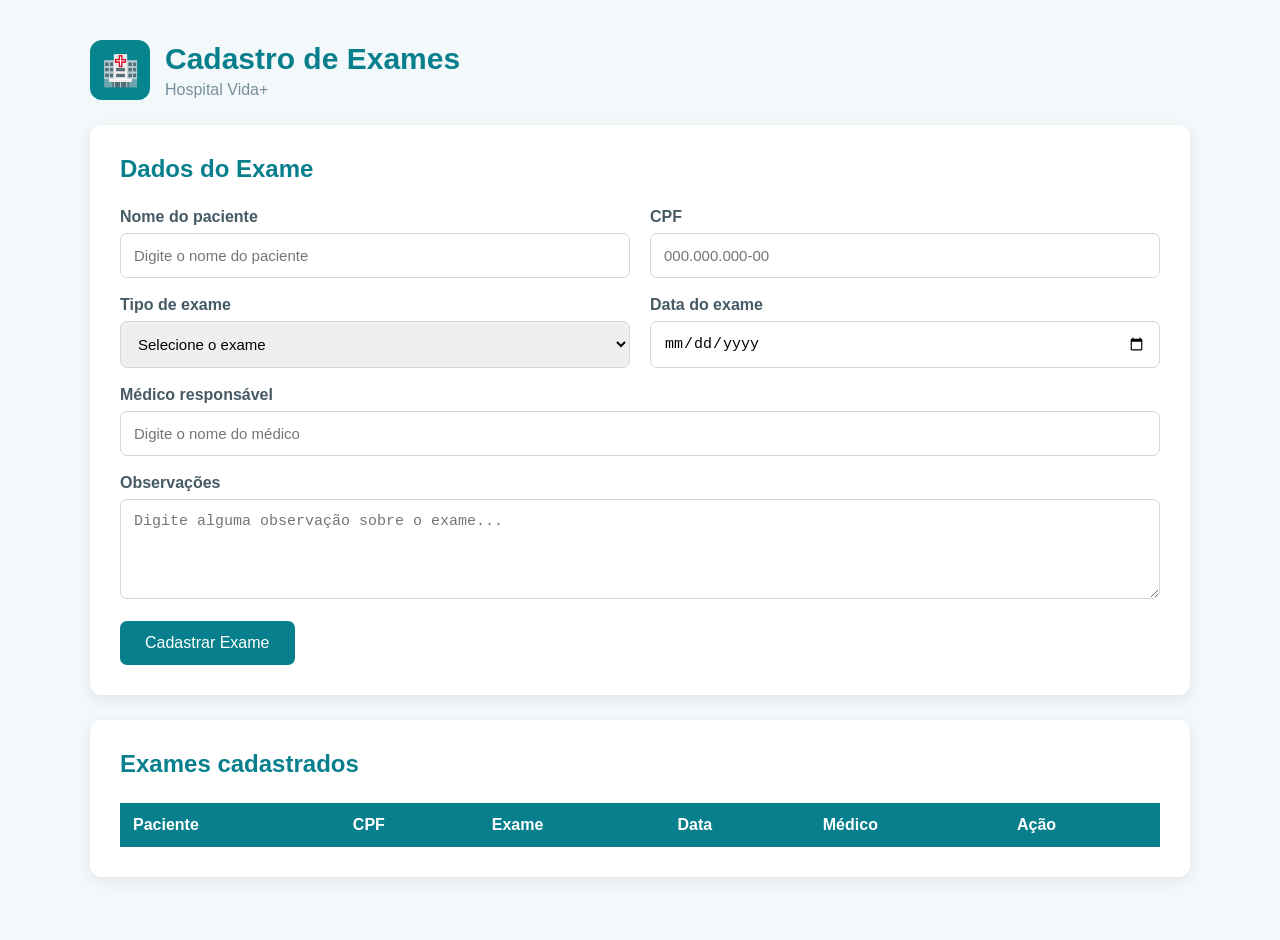
<file: cadastro1/Cadastro1/Cadastro-de-Exames.html>
<!DOCTYPE html>
<html lang="pt-BR">

<head>
    <meta charset="UTF-8">
    <meta name="viewport" content="width=device-width, initial-scale=1.0">

    <title>Cadastro de Exames</title>

    <link rel="stylesheet" href="style.css">
</head>

<body>

    <div class="container">

        <div class="cabecalho">
            <div class="logo">
                🏥
            </div>

            <div>
                <h1>Cadastro de Exames</h1>
                <p>Hospital Vida+</p>
            </div>
        </div>


        <div class="card">

            <h2>Dados do Exame</h2>

            <form id="formExame">

                <div class="linha">

                    <div class="campo">
                        <label for="paciente">
                            Nome do paciente
                        </label>

                        <input
                            type="text"
                            id="paciente"
                            placeholder="Digite o nome do paciente"
                            required
                        >
                    </div>


                    <div class="campo">
                        <label for="cpf">
                            CPF
                        </label>

                        <input
                            type="text"
                            id="cpf"
                            placeholder="000.000.000-00"
                            required
                        >
                    </div>

                </div>


                <div class="linha">

                    <div class="campo">
                        <label for="tipo">
                            Tipo de exame
                        </label>

                        <select id="tipo" required>

                            <option value="">
                                Selecione o exame
                            </option>

                            <option value="Hemograma">
                                Hemograma
                            </option>

                            <option value="Raio-X">
                                Raio-X
                            </option>

                            <option value="Ultrassonografia">
                                Ultrassonografia
                            </option>

                            <option value="Tomografia">
                                Tomografia
                            </option>

                            <option value="Ressonância Magnética">
                                Ressonância Magnética
                            </option>

                            <option value="Eletrocardiograma">
                                Eletrocardiograma
                            </option>

                        </select>
                    </div>


                    <div class="campo">
                        <label for="data">
                            Data do exame
                        </label>

                        <input
                            type="date"
                            id="data"
                            required
                        >
                    </div>

                </div>


                <div class="campo">

                    <label for="medico">
                        Médico responsável
                    </label>

                    <input
                        type="text"
                        id="medico"
                        placeholder="Digite o nome do médico"
                        required
                    >

                </div>


                <div class="campo">

                    <label for="observacoes">
                        Observações
                    </label>

                    <textarea
                        id="observacoes"
                        placeholder="Digite alguma observação sobre o exame..."
                    ></textarea>

                </div>


                <button type="submit">
                    Cadastrar Exame
                </button>

            </form>

        </div>


        <div class="card">

            <h2>Exames cadastrados</h2>

            <div class="tabela-container">

                <table>

                    <thead>

                        <tr>
                            <th>Paciente</th>
                            <th>CPF</th>
                            <th>Exame</th>
                            <th>Data</th>
                            <th>Médico</th>
                            <th>Ação</th>
                        </tr>

                    </thead>

                    <tbody id="listaExames">

                    </tbody>

                </table>

            </div>

        </div>

    </div>


    <script src="script.js"></script>

</body>

</html>
</file>
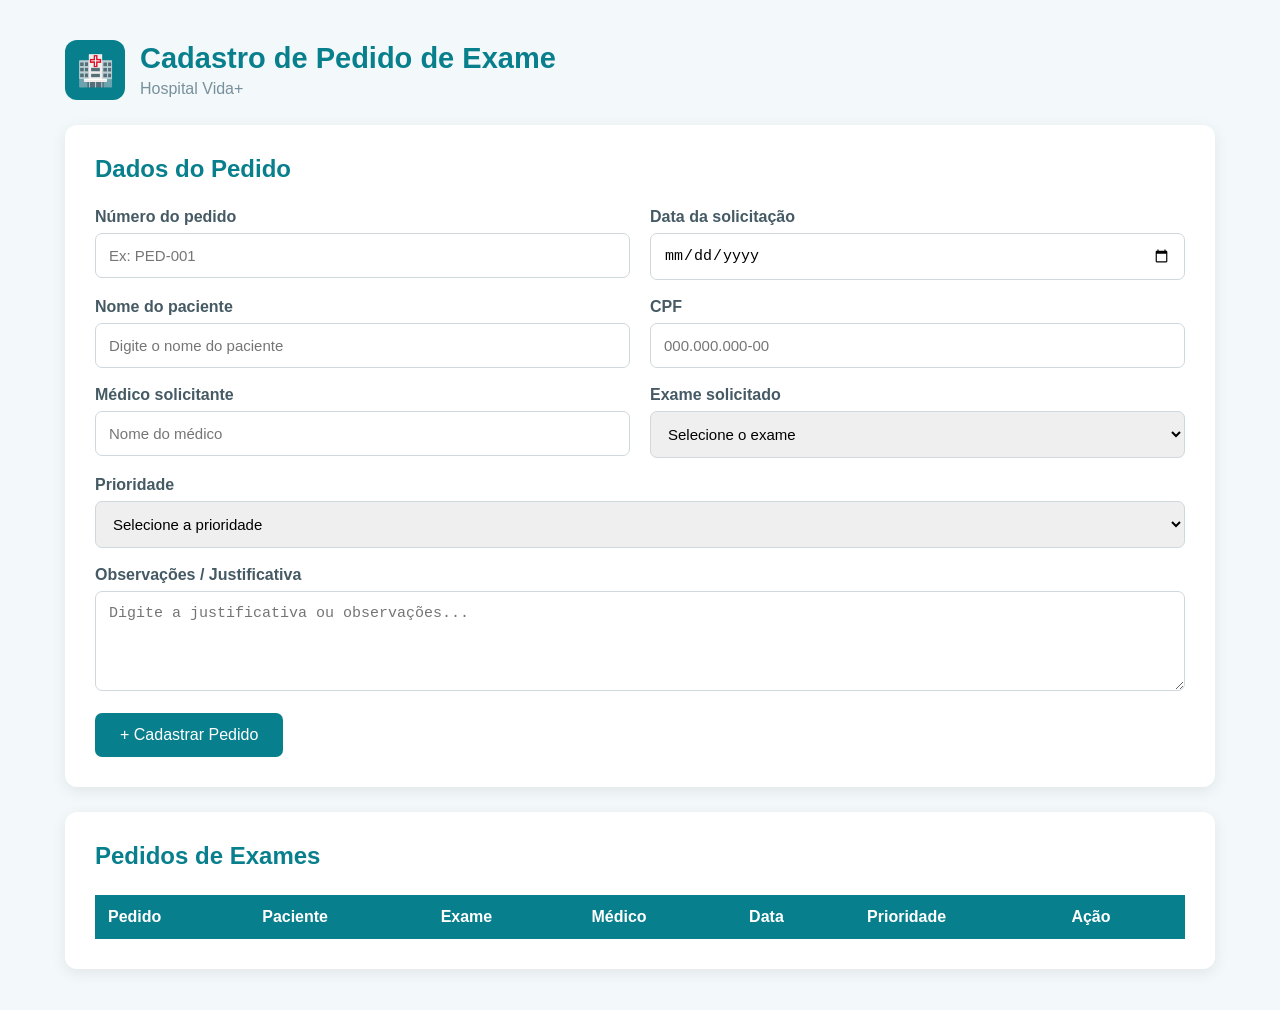
<file: cadastro2/Cadastro2/Cadastro-de-Pedido-de-Exame.html>
<!DOCTYPE html>
<html lang="pt-BR">

<head>
    <meta charset="UTF-8">
    <meta name="viewport" content="width=device-width, initial-scale=1.0">

    <title>Cadastro de Pedido de Exame</title>

    <link rel="stylesheet" href="style.css">
</head>

<body>

    <div class="container">

        <!-- CABEÇALHO -->

        <div class="cabecalho">

            <div class="logo">
                🏥
            </div>

            <div>
                <h1>Cadastro de Pedido de Exame</h1>
                <p>Hospital Vida+</p>
            </div>

        </div>


        <!-- FORMULÁRIO -->

        <div class="card">

            <h2>Dados do Pedido</h2>

            <form id="formPedido">

                <div class="linha">

                    <div class="campo">

                        <label for="numeroPedido">
                            Número do pedido
                        </label>

                        <input
                            type="text"
                            id="numeroPedido"
                            placeholder="Ex: PED-001"
                            required
                        >

                    </div>


                    <div class="campo">

                        <label for="data">
                            Data da solicitação
                        </label>

                        <input
                            type="date"
                            id="data"
                            required
                        >

                    </div>

                </div>


                <div class="linha">

                    <div class="campo">

                        <label for="paciente">
                            Nome do paciente
                        </label>

                        <input
                            type="text"
                            id="paciente"
                            placeholder="Digite o nome do paciente"
                            required
                        >

                    </div>


                    <div class="campo">

                        <label for="cpf">
                            CPF
                        </label>

                        <input
                            type="text"
                            id="cpf"
                            placeholder="000.000.000-00"
                            required
                        >

                    </div>

                </div>


                <div class="linha">

                    <div class="campo">

                        <label for="medico">
                            Médico solicitante
                        </label>

                        <input
                            type="text"
                            id="medico"
                            placeholder="Nome do médico"
                            required
                        >

                    </div>


                    <div class="campo">

                        <label for="tipoExame">
                            Exame solicitado
                        </label>

                        <select id="tipoExame" required>

                            <option value="">
                                Selecione o exame
                            </option>

                            <option value="Hemograma">
                                Hemograma
                            </option>

                            <option value="Raio-X">
                                Raio-X
                            </option>

                            <option value="Ultrassonografia">
                                Ultrassonografia
                            </option>

                            <option value="Tomografia">
                                Tomografia
                            </option>

                            <option value="Ressonância Magnética">
                                Ressonância Magnética
                            </option>

                            <option value="Eletrocardiograma">
                                Eletrocardiograma
                            </option>

                            <option value="Exame de Urina">
                                Exame de Urina
                            </option>

                        </select>

                    </div>

                </div>


                <div class="campo">

                    <label for="prioridade">
                        Prioridade
                    </label>

                    <select id="prioridade" required>

                        <option value="">
                            Selecione a prioridade
                        </option>

                        <option value="Normal">
                            Normal
                        </option>

                        <option value="Urgente">
                            Urgente
                        </option>

                    </select>

                </div>


                <div class="campo">

                    <label for="observacoes">
                        Observações / Justificativa
                    </label>

                    <textarea
                        id="observacoes"
                        placeholder="Digite a justificativa ou observações..."
                    ></textarea>

                </div>


                <button type="submit">
                    + Cadastrar Pedido
                </button>

            </form>

        </div>


        <!-- LISTA -->

        <div class="card">

            <h2>Pedidos de Exames</h2>

            <div class="tabela-container">

                <table>

                    <thead>

                        <tr>
                            <th>Pedido</th>
                            <th>Paciente</th>
                            <th>Exame</th>
                            <th>Médico</th>
                            <th>Data</th>
                            <th>Prioridade</th>
                            <th>Ação</th>
                        </tr>

                    </thead>

                    <tbody id="listaPedidos">

                    </tbody>

                </table>

            </div>

        </div>

    </div>


    <script src="script.js"></script>

</body>

</html>
</file>
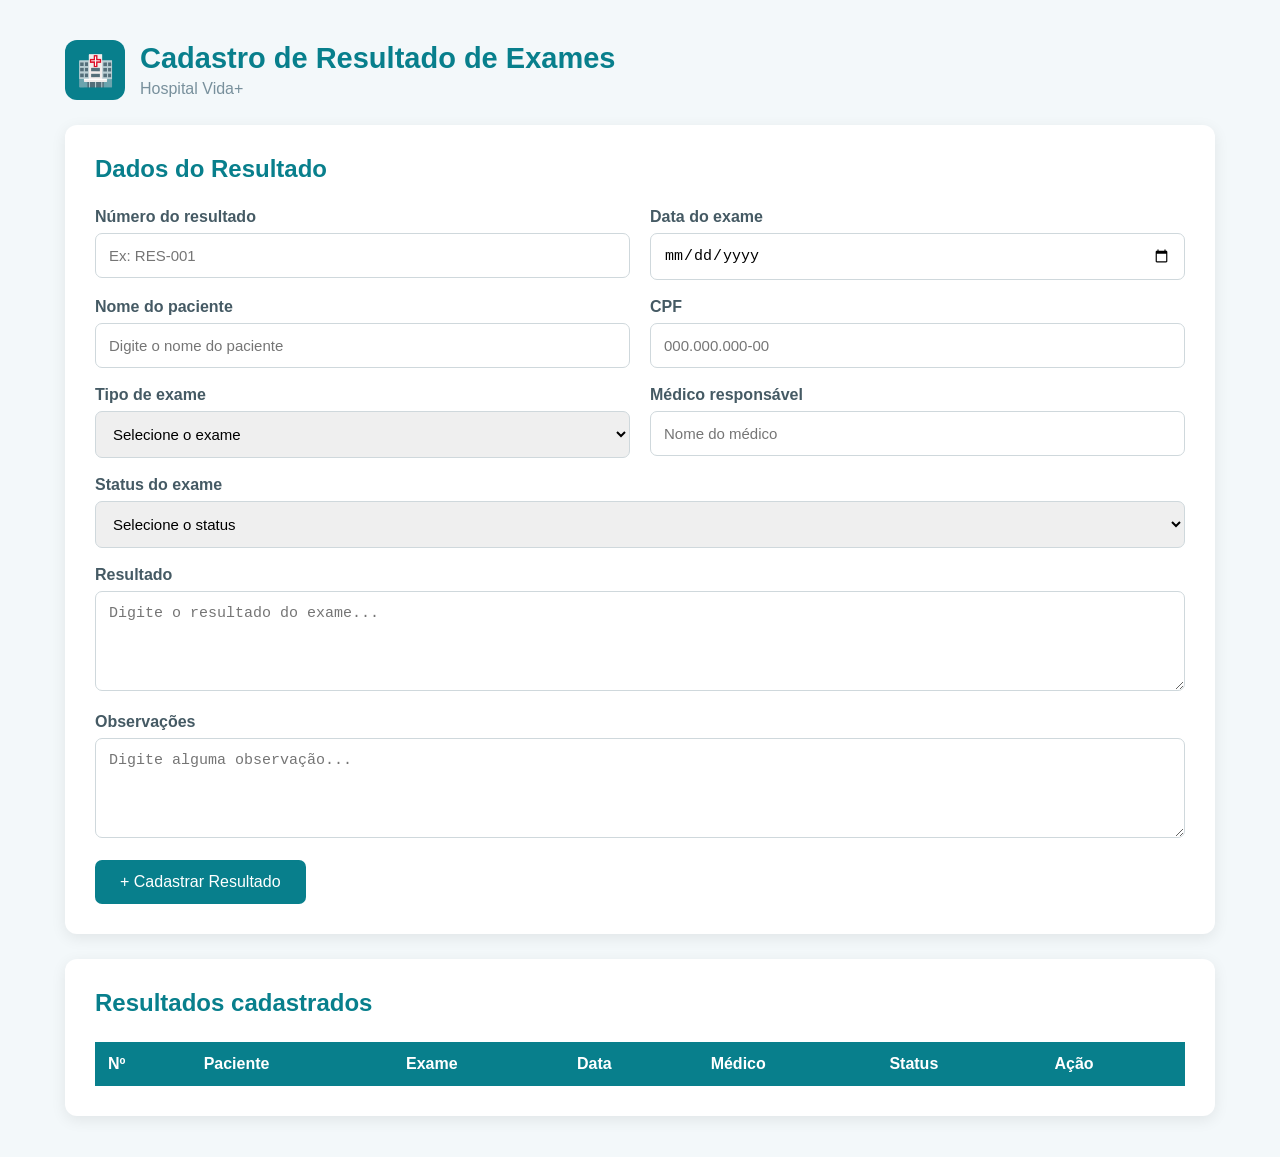
<file: cadastro3/Cadastro3/Cadastro-de-Resultado-de-Exames.html>
<!DOCTYPE html>
<html lang="pt-BR">

<head>
    <meta charset="UTF-8">
    <meta name="viewport" content="width=device-width, initial-scale=1.0">

    <title>Cadastro de Resultado de Exames</title>

    <link rel="stylesheet" href="style.css">
</head>

<body>

    <div class="container">

        <!-- CABEÇALHO -->

        <div class="cabecalho">

            <div class="logo">
                🏥
            </div>

            <div>
                <h1>Cadastro de Resultado de Exames</h1>
                <p>Hospital Vida+</p>
            </div>

        </div>


        <!-- FORMULÁRIO -->

        <div class="card">

            <h2>Dados do Resultado</h2>

            <form id="formResultado">

                <div class="linha">

                    <div class="campo">

                        <label for="numeroResultado">
                            Número do resultado
                        </label>

                        <input
                            type="text"
                            id="numeroResultado"
                            placeholder="Ex: RES-001"
                            required
                        >

                    </div>


                    <div class="campo">

                        <label for="data">
                            Data do exame
                        </label>

                        <input
                            type="date"
                            id="data"
                            required
                        >

                    </div>

                </div>


                <div class="linha">

                    <div class="campo">

                        <label for="paciente">
                            Nome do paciente
                        </label>

                        <input
                            type="text"
                            id="paciente"
                            placeholder="Digite o nome do paciente"
                            required
                        >

                    </div>


                    <div class="campo">

                        <label for="cpf">
                            CPF
                        </label>

                        <input
                            type="text"
                            id="cpf"
                            placeholder="000.000.000-00"
                            required
                        >

                    </div>

                </div>


                <div class="linha">

                    <div class="campo">

                        <label for="tipoExame">
                            Tipo de exame
                        </label>

                        <select id="tipoExame" required>

                            <option value="">
                                Selecione o exame
                            </option>

                            <option value="Hemograma">
                                Hemograma
                            </option>

                            <option value="Raio-X">
                                Raio-X
                            </option>

                            <option value="Ultrassonografia">
                                Ultrassonografia
                            </option>

                            <option value="Tomografia">
                                Tomografia
                            </option>

                            <option value="Ressonância Magnética">
                                Ressonância Magnética
                            </option>

                            <option value="Eletrocardiograma">
                                Eletrocardiograma
                            </option>

                            <option value="Exame de Urina">
                                Exame de Urina
                            </option>

                        </select>

                    </div>


                    <div class="campo">

                        <label for="medico">
                            Médico responsável
                        </label>

                        <input
                            type="text"
                            id="medico"
                            placeholder="Nome do médico"
                            required
                        >

                    </div>

                </div>


                <div class="campo">

                    <label for="status">
                        Status do exame
                    </label>

                    <select id="status" required>

                        <option value="">
                            Selecione o status
                        </option>

                        <option value="Concluído">
                            Concluído
                        </option>

                        <option value="Pendente">
                            Pendente
                        </option>

                        <option value="Em análise">
                            Em análise
                        </option>

                    </select>

                </div>


                <div class="campo">

                    <label for="resultado">
                        Resultado
                    </label>

                    <textarea
                        id="resultado"
                        placeholder="Digite o resultado do exame..."
                        required
                    ></textarea>

                </div>


                <div class="campo">

                    <label for="observacoes">
                        Observações
                    </label>

                    <textarea
                        id="observacoes"
                        placeholder="Digite alguma observação..."
                    ></textarea>

                </div>


                <button type="submit">
                    + Cadastrar Resultado
                </button>

            </form>

        </div>


        <!-- TABELA DE RESULTADOS -->

        <div class="card">

            <h2>Resultados cadastrados</h2>

            <div class="tabela-container">

                <table>

                    <thead>

                        <tr>
                            <th>Nº</th>
                            <th>Paciente</th>
                            <th>Exame</th>
                            <th>Data</th>
                            <th>Médico</th>
                            <th>Status</th>
                            <th>Ação</th>
                        </tr>

                    </thead>

                    <tbody id="listaResultados">

                    </tbody>

                </table>

            </div>

        </div>

    </div>


    <script src="script.js"></script>

</body>

</html>
</file>
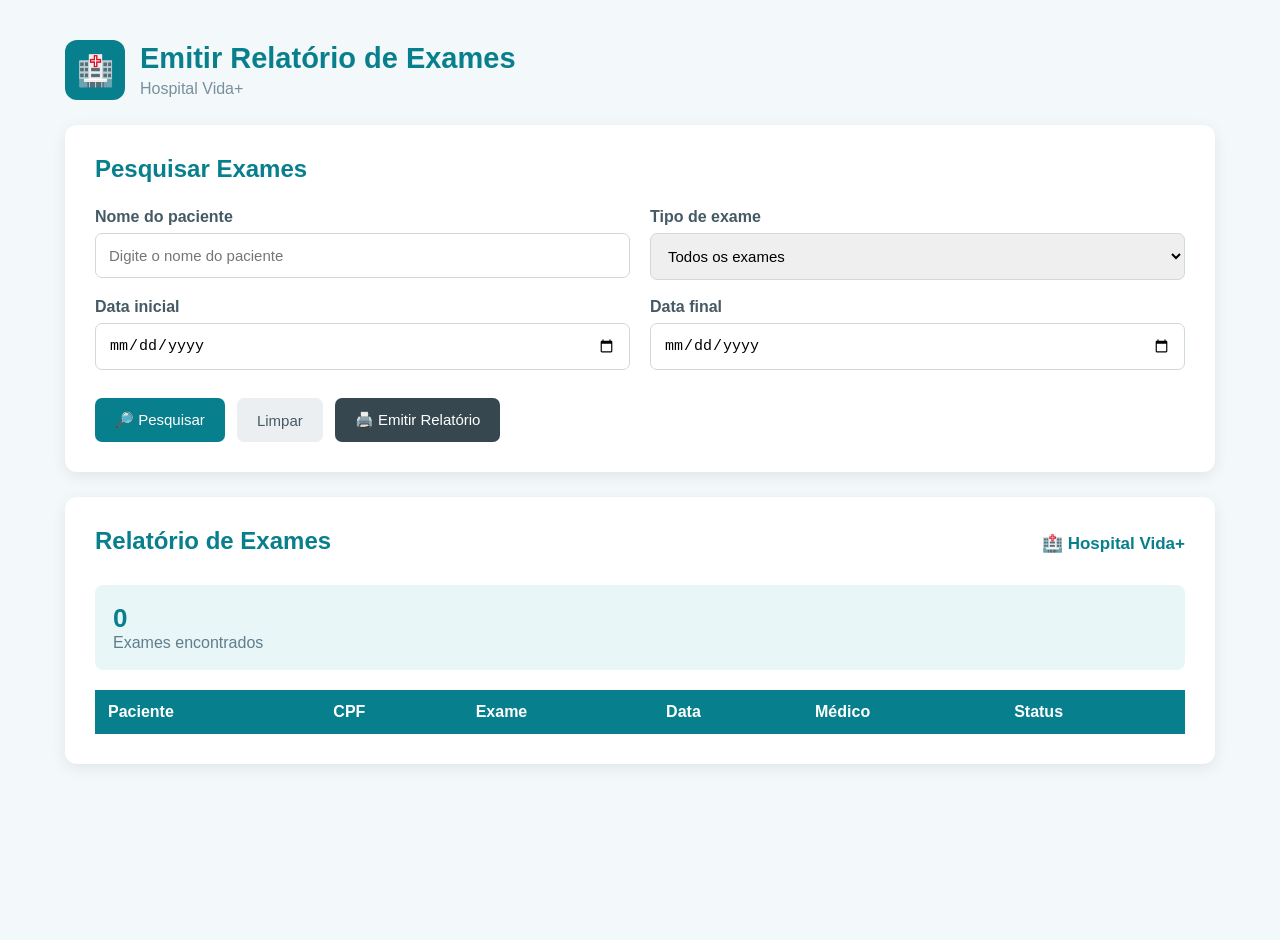
<file: emitir1/Emitir1/Emitir-Relatorio-de-Exames.html>
<!DOCTYPE html>
<html lang="pt-BR">

<head>
    <meta charset="UTF-8">
    <meta name="viewport" content="width=device-width, initial-scale=1.0">

    <title>Emitir Relatório de Exames</title>

    <link rel="stylesheet" href="style.css">
</head>

<body>

    <div class="container">

        <!-- CABEÇALHO -->

        <div class="cabecalho">

            <div class="logo">
                🏥
            </div>

            <div>
                <h1>Emitir Relatório de Exames</h1>
                <p>Hospital Vida+</p>
            </div>

        </div>


        <!-- FILTROS -->

        <div class="card filtros">

            <h2>Pesquisar Exames</h2>

            <div class="linha">

                <div class="campo">

                    <label for="paciente">
                        Nome do paciente
                    </label>

                    <input
                        type="text"
                        id="paciente"
                        placeholder="Digite o nome do paciente"
                    >

                </div>


                <div class="campo">

                    <label for="tipoExame">
                        Tipo de exame
                    </label>

                    <select id="tipoExame">

                        <option value="">
                            Todos os exames
                        </option>

                        <option value="Hemograma">
                            Hemograma
                        </option>

                        <option value="Raio-X">
                            Raio-X
                        </option>

                        <option value="Ultrassonografia">
                            Ultrassonografia
                        </option>

                        <option value="Tomografia">
                            Tomografia
                        </option>

                        <option value="Ressonância Magnética">
                            Ressonância Magnética
                        </option>

                        <option value="Eletrocardiograma">
                            Eletrocardiograma
                        </option>

                        <option value="Exame de Urina">
                            Exame de Urina
                        </option>

                    </select>

                </div>

            </div>


            <div class="linha">

                <div class="campo">

                    <label for="dataInicial">
                        Data inicial
                    </label>

                    <input
                        type="date"
                        id="dataInicial"
                    >

                </div>


                <div class="campo">

                    <label for="dataFinal">
                        Data final
                    </label>

                    <input
                        type="date"
                        id="dataFinal"
                    >

                </div>

            </div>


            <div class="botoes">

                <button
                    class="btn-pesquisar"
                    onclick="filtrarExames()"
                >
                    🔎 Pesquisar
                </button>


                <button
                    class="btn-limpar"
                    onclick="limparFiltros()"
                >
                    Limpar
                </button>


                <button
                    class="btn-imprimir"
                    onclick="imprimirRelatorio()"
                >
                    🖨️ Emitir Relatório
                </button>

            </div>

        </div>


        <!-- RESULTADO -->

        <div class="card" id="relatorio">

            <div class="titulo-relatorio">

                <div>

                    <h2>Relatório de Exames</h2>

                    <p id="dataRelatorio"></p>

                </div>

                <div class="hospital">
                    🏥 Hospital Vida+
                </div>

            </div>


            <div class="resumo">

                <div>
                    <strong id="totalExames">0</strong>
                    <span>Exames encontrados</span>
                </div>

            </div>


            <div class="tabela-container">

                <table>

                    <thead>

                        <tr>
                            <th>Paciente</th>
                            <th>CPF</th>
                            <th>Exame</th>
                            <th>Data</th>
                            <th>Médico</th>
                            <th>Status</th>
                        </tr>

                    </thead>

                    <tbody id="listaExames">

                    </tbody>

                </table>

            </div>

        </div>

    </div>


    <script src="script.js"></script>

</body>

</html>
</file>
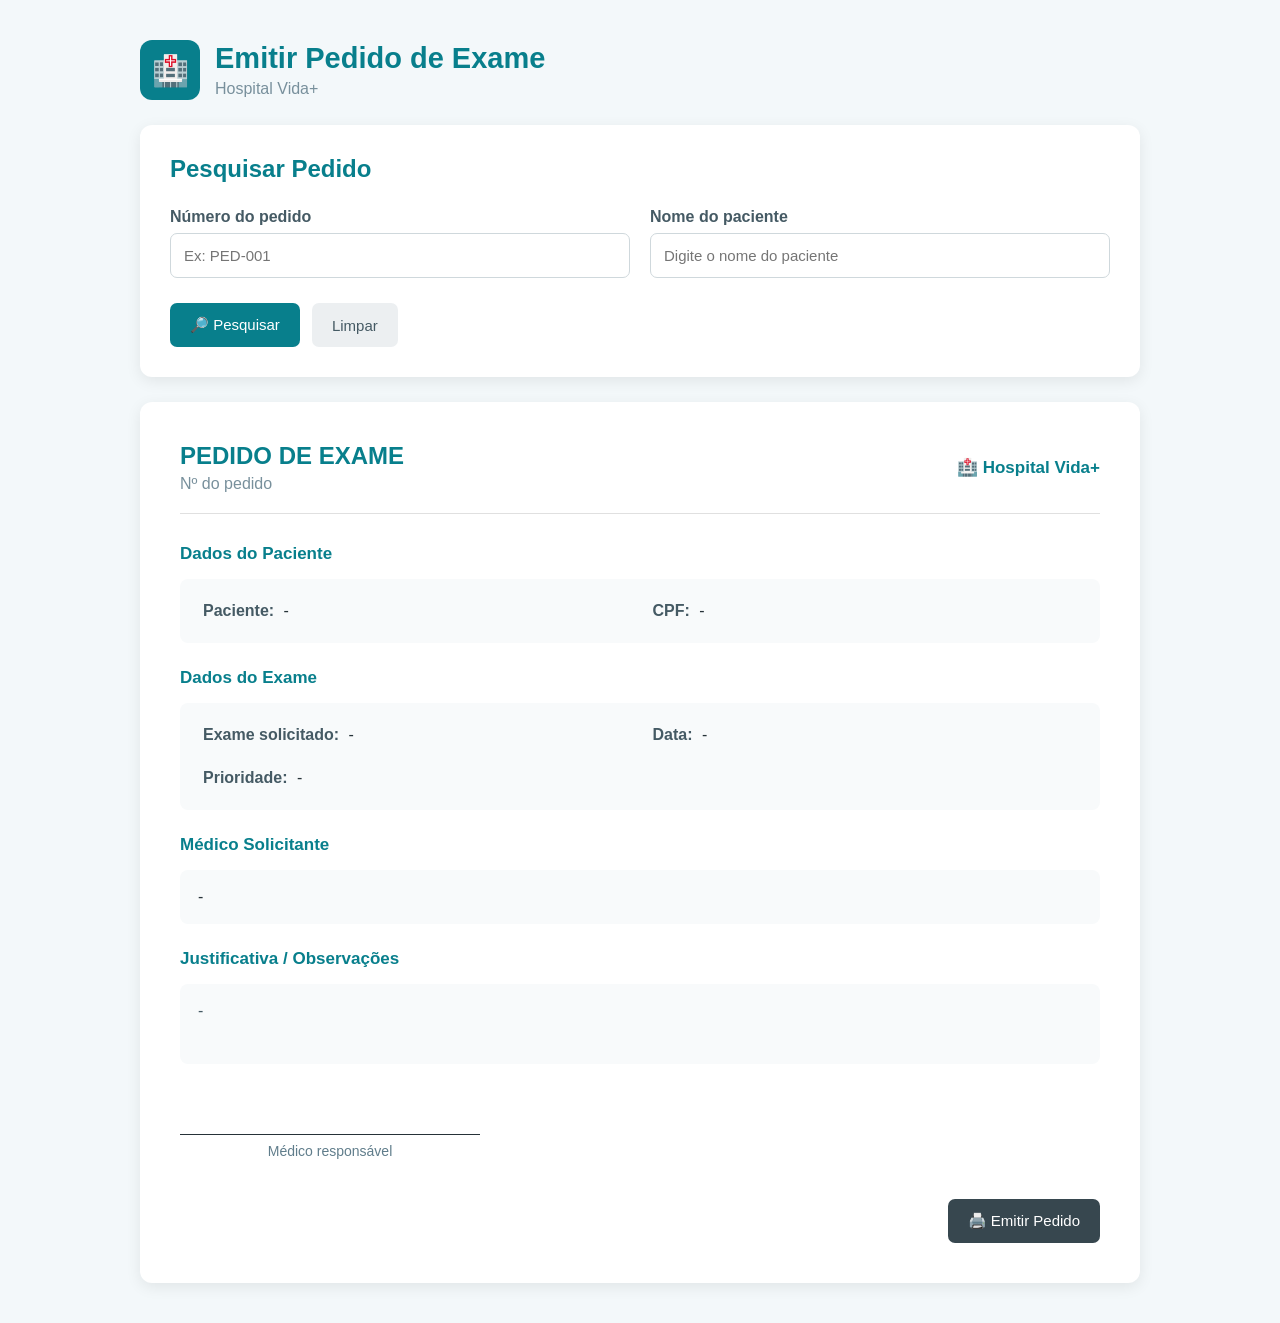
<file: emitir2/Emitir2/Emitir-Pedido-de-Exame.html>
<!DOCTYPE html>
<html lang="pt-BR">

<head>
    <meta charset="UTF-8">
    <meta name="viewport" content="width=device-width, initial-scale=1.0">

    <title>Emitir Pedido de Exame</title>

    <link rel="stylesheet" href="style.css">
</head>

<body>

    <div class="container">

        <!-- CABEÇALHO -->

        <div class="cabecalho">

            <div class="logo">
                🏥
            </div>

            <div>
                <h1>Emitir Pedido de Exame</h1>
                <p>Hospital Vida+</p>
            </div>

        </div>


        <!-- PESQUISA -->

        <div class="card pesquisa">

            <h2>Pesquisar Pedido</h2>

            <div class="linha">

                <div class="campo">

                    <label for="numeroPedido">
                        Número do pedido
                    </label>

                    <input
                        type="text"
                        id="numeroPedido"
                        placeholder="Ex: PED-001"
                    >

                </div>


                <div class="campo">

                    <label for="paciente">
                        Nome do paciente
                    </label>

                    <input
                        type="text"
                        id="paciente"
                        placeholder="Digite o nome do paciente"
                    >

                </div>

            </div>


            <div class="botoes">

                <button
                    class="btn-pesquisar"
                    onclick="pesquisarPedido()"
                >
                    🔎 Pesquisar
                </button>


                <button
                    class="btn-limpar"
                    onclick="limparPesquisa()"
                >
                    Limpar
                </button>

            </div>

        </div>


        <!-- PEDIDO -->

        <div class="card pedido" id="pedido">

            <div class="topo-pedido">

                <div>
                    <h2>PEDIDO DE EXAME</h2>

                    <p id="numeroExibido">
                        Nº do pedido
                    </p>
                </div>

                <div class="hospital">
                    🏥 Hospital Vida+
                </div>

            </div>


            <hr>


            <!-- DADOS DO PACIENTE -->

            <h3>Dados do Paciente</h3>

            <div class="dados">

                <div>
                    <strong>Paciente:</strong>

                    <span id="nomeExibido">
                        -
                    </span>
                </div>


                <div>
                    <strong>CPF:</strong>

                    <span id="cpfExibido">
                        -
                    </span>
                </div>

            </div>


            <!-- DADOS DO EXAME -->

            <h3>Dados do Exame</h3>

            <div class="dados">

                <div>
                    <strong>Exame solicitado:</strong>

                    <span id="exameExibido">
                        -
                    </span>
                </div>


                <div>
                    <strong>Data:</strong>

                    <span id="dataExibida">
                        -
                    </span>
                </div>


                <div>
                    <strong>Prioridade:</strong>

                    <span id="prioridadeExibida">
                        -
                    </span>
                </div>

            </div>


            <!-- MÉDICO -->

            <h3>Médico Solicitante</h3>

            <div class="medico">

                <p id="medicoExibido">
                    -
                </p>

            </div>


            <!-- OBSERVAÇÕES -->

            <h3>Justificativa / Observações</h3>

            <div class="observacoes">

                <p id="observacoesExibidas">
                    -
                </p>

            </div>


            <!-- ASSINATURA -->

            <div class="assinatura">

                <div class="linha-assinatura"></div>

                <p>Médico responsável</p>

            </div>


            <!-- BOTÃO -->

            <div class="area-impressao">

                <button
                    class="btn-imprimir"
                    onclick="imprimirPedido()"
                >
                    🖨️ Emitir Pedido
                </button>

            </div>

        </div>

    </div>


    <script src="script.js"></script>

</body>

</html>
</file>
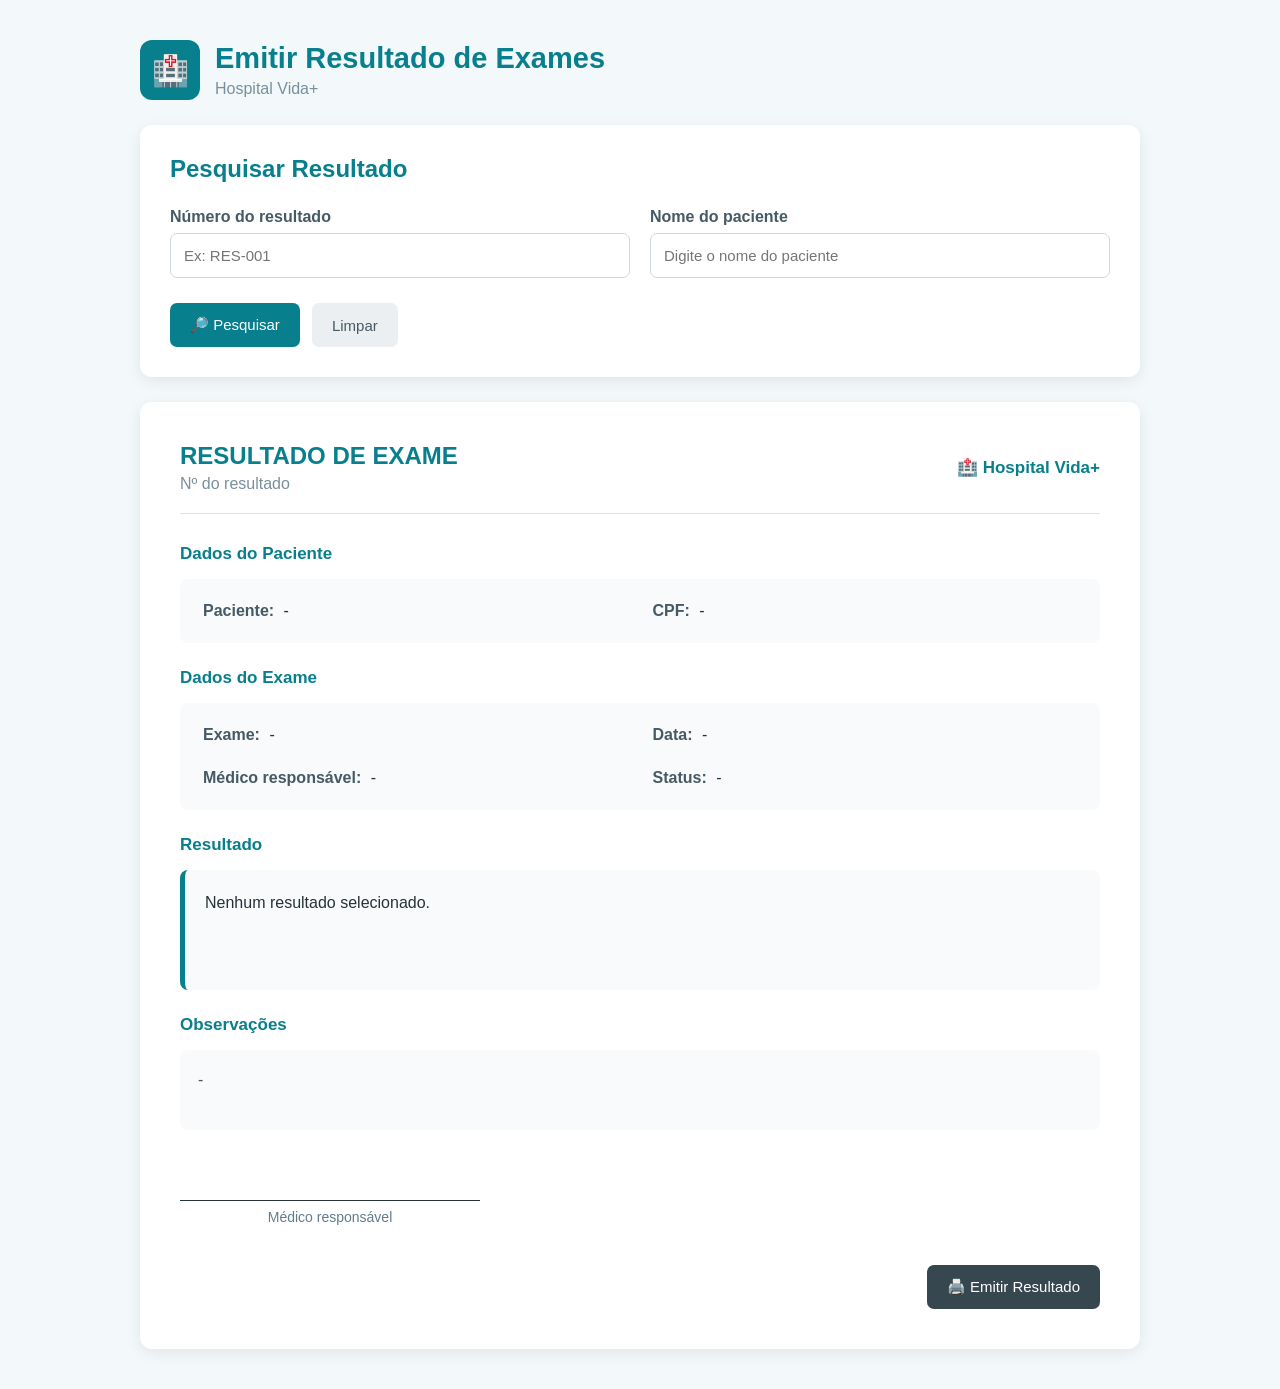
<file: emitir3/Emitir3/Emitir-Resultado-de-Exames.html>
<!DOCTYPE html>
<html lang="pt-BR">

<head>
    <meta charset="UTF-8">
    <meta name="viewport" content="width=device-width, initial-scale=1.0">

    <title>Emitir Resultado de Exames</title>

    <link rel="stylesheet" href="style.css">
</head>

<body>

    <div class="container">

        <!-- CABEÇALHO -->

        <div class="cabecalho">

            <div class="logo">
                🏥
            </div>

            <div>
                <h1>Emitir Resultado de Exames</h1>
                <p>Hospital Vida+</p>
            </div>

        </div>


        <!-- PESQUISA -->

        <div class="card pesquisa">

            <h2>Pesquisar Resultado</h2>

            <div class="linha">

                <div class="campo">

                    <label for="numeroResultado">
                        Número do resultado
                    </label>

                    <input
                        type="text"
                        id="numeroResultado"
                        placeholder="Ex: RES-001"
                    >

                </div>


                <div class="campo">

                    <label for="paciente">
                        Nome do paciente
                    </label>

                    <input
                        type="text"
                        id="paciente"
                        placeholder="Digite o nome do paciente"
                    >

                </div>

            </div>


            <div class="botoes">

                <button
                    class="btn-pesquisar"
                    onclick="pesquisarResultado()"
                >
                    🔎 Pesquisar
                </button>


                <button
                    class="btn-limpar"
                    onclick="limparPesquisa()"
                >
                    Limpar
                </button>

            </div>

        </div>


        <!-- RESULTADO -->

        <div class="card resultado" id="resultado">

            <div class="topo-resultado">

                <div>

                    <h2>RESULTADO DE EXAME</h2>

                    <p id="numeroExibido">
                        Nº do resultado
                    </p>

                </div>

                <div class="hospital">
                    🏥 Hospital Vida+
                </div>

            </div>


            <hr>


            <!-- DADOS DO PACIENTE -->

            <h3>Dados do Paciente</h3>

            <div class="dados">

                <div>

                    <strong>Paciente:</strong>

                    <span id="nomeExibido">
                        -
                    </span>

                </div>


                <div>

                    <strong>CPF:</strong>

                    <span id="cpfExibido">
                        -
                    </span>

                </div>

            </div>


            <!-- DADOS DO EXAME -->

            <h3>Dados do Exame</h3>

            <div class="dados">

                <div>

                    <strong>Exame:</strong>

                    <span id="exameExibido">
                        -
                    </span>

                </div>


                <div>

                    <strong>Data:</strong>

                    <span id="dataExibida">
                        -
                    </span>

                </div>


                <div>

                    <strong>Médico responsável:</strong>

                    <span id="medicoExibido">
                        -
                    </span>

                </div>


                <div>

                    <strong>Status:</strong>

                    <span id="statusExibido">
                        -
                    </span>

                </div>

            </div>


            <!-- RESULTADO DO EXAME -->

            <h3>Resultado</h3>

            <div class="resultado-texto">

                <p id="resultadoExibido">
                    Nenhum resultado selecionado.
                </p>

            </div>


            <!-- OBSERVAÇÕES -->

            <h3>Observações</h3>

            <div class="observacoes">

                <p id="observacoesExibidas">
                    -
                </p>

            </div>


            <!-- ASSINATURA -->

            <div class="assinatura">

                <div class="linha-assinatura"></div>

                <p>Médico responsável</p>

            </div>


            <!-- BOTÃO -->

            <div class="area-impressao">

                <button
                    class="btn-imprimir"
                    onclick="imprimirResultado()"
                >
                    🖨️ Emitir Resultado
                </button>

            </div>

        </div>

    </div>


    <script src="script.js"></script>

</body>

</html>
</file>
<file: style.css>
@charset "UTF-8";


* {
    margin: 0;
    padding: 0;
    box-sizing: border-box;
    font-family: Arial, Helvetica, sans-serif;
}

body {
    background-color: #f4f6f8;
    color: #333;
}

.header {
    background-color: #ffffff;
    padding: 15px 20px;
    display: flex;
    align-items: center;
    gap: 15px;
    border-bottom: 1px solid #e2e8f0;
}

.header img {
    width: 60px;
    height: auto;
    object-fit: contain;
}

.header h1 {
    font-size: 22px;
    background-image: linear-gradient(to right, #4c80a5, #5a9e97);
    -webkit-background-clip: text;
    -webkit-text-fill-color: transparent;
    background-clip: text;
}

.navbar {
    background: linear-gradient(to right, #4c80a5, #5a9e97);
}

.menu {
    list-style: none;
    display: flex;
    justify-content: center;
    flex-wrap: wrap;
}

.menu li a {
    display: block;
    padding: 12px 20px;
    color: #ffffff;
    text-decoration: none;
    font-weight: bold;
    font-size: 14px;
    transition: background-color 0.2s ease;
}

.menu li a:hover {
    background-color: rgba(255, 255, 255, 0.2);
}

.main-container {
    margin: 20px auto;
    max-width: 1200px;
    padding: 20px;
    border-radius: 12px;
    border: solid 2px #d2d3d2;
    background-color: #ffffff;
    display: flex;
    flex-direction: column;
    gap: 24px;
}

.titulo-principal {
    font-size: 18px;
    color: #2d3748;
}


.barra-titulo {
    background: linear-gradient(to right, #4c80a5, #5a9e97);
    color: #ffffff;
    font-size: 14px;
    font-weight: bold;
    text-align: left;
    padding: 8px 16px;
    border-radius: 4px;
    margin-bottom: 12px;
}

.cards-container {
    display: flex;
    gap: 16px;
    flex-wrap: wrap;
}

.card {
    flex: 1;
    min-width: 200px;
    padding: 16px;
    border: 1px solid #e2e8f0;
    border-radius: 8px;
    background-color: #ffffff;
    text-decoration: none;
    color: inherit;
    transition: transform 0.2s ease, box-shadow 0.2s ease;
}

.card:hover {
    transform: translateY(-2px);
    box-shadow: 0 4px 12px rgba(0, 0, 0, 0.05);
}

.card strong {
    display: block;
    color: #4c80a5;
    margin-bottom: 6px;
}

.card p {
    font-size: 13px;
    color: #666;
}

.botoes-grid {
    display: flex;
    gap: 30px;
    flex-wrap: wrap;
    justify-content: center;
}

.btn {
    background: linear-gradient(to right, #4c80a5, #5a9e97);
    color: #ffffff;
    border: none;
    padding: 10px 16px;
    border-radius: 6px;
    cursor: pointer;
    font-size: 13px;
    font-weight: bold;
    text-decoration: none;
    display: inline-block;
    text-align: center;
    transition: opacity 0.2s ease;
}

.btn:hover {
    opacity: 0.9;
}


.btn-outline {
    background: #f0f4f8;
    color: #4c80a5;
    border: 1px solid #4c80a5;
}

.btn-outline:hover {
    background: #4c80a5;
    color: #ffffff;
}
</file>
<file: cadastro1/Cadastro1/style.css>
* {
    margin: 0;
    padding: 0;
    box-sizing: border-box;
}

body {
    font-family: Arial, Helvetica, sans-serif;

    background-color: #f3f8fa;

    color: #263238;

    min-height: 100vh;
}


/* CONTAINER */

.container {
    width: 90%;
    max-width: 1100px;

    margin: 40px auto;
}


/* CABEÇALHO */

.cabecalho {
    display: flex;

    align-items: center;

    gap: 15px;

    margin-bottom: 25px;
}

.logo {
    width: 60px;
    height: 60px;

    background-color: #07858f;

    border-radius: 12px;

    display: flex;

    align-items: center;
    justify-content: center;

    font-size: 30px;
}

.cabecalho h1 {
    color: #087f8c;

    font-size: 30px;
}

.cabecalho p {
    color: #78909c;

    margin-top: 5px;
}


/* CARD */

.card {
    background-color: white;

    padding: 30px;

    border-radius: 12px;

    margin-bottom: 25px;

    box-shadow:
        0 4px 15px rgba(0, 0, 0, 0.08);
}

.card h2 {
    color: #087f8c;

    margin-bottom: 25px;
}


/* FORMULÁRIO */

.linha {
    display: grid;

    grid-template-columns: 1fr 1fr;

    gap: 20px;
}

.campo {
    margin-bottom: 18px;
}

.campo label {
    display: block;

    font-weight: bold;

    margin-bottom: 7px;

    color: #455a64;
}

.campo input,
.campo select,
.campo textarea {
    width: 100%;

    padding: 13px;

    border: 1px solid #cfd8dc;

    border-radius: 7px;

    font-size: 15px;

    outline: none;
}

.campo input:focus,
.campo select:focus,
.campo textarea:focus {
    border-color: #087f8c;
}

.campo textarea {
    height: 100px;

    resize: vertical;
}


/* BOTÃO */

button {
    background-color: #087f8c;

    color: white;

    border: none;

    padding: 13px 25px;

    border-radius: 7px;

    font-size: 16px;

    cursor: pointer;

    transition: 0.2s;
}

button:hover {
    background-color: #05636d;
}


/* TABELA */

.tabela-container {
    overflow-x: auto;
}

table {
    width: 100%;

    border-collapse: collapse;
}

th {
    background-color: #087f8c;

    color: white;

    padding: 13px;

    text-align: left;
}

td {
    padding: 13px;

    border-bottom: 1px solid #e0e0e0;
}

tr:hover {
    background-color: #f5fafb;
}


/* BOTÃO EXCLUIR */

.btn-excluir {
    background-color: #e53935;

    padding: 8px 12px;

    font-size: 13px;
}

.btn-excluir:hover {
    background-color: #c62828;
}


/* RESPONSIVO */

@media (max-width: 700px) {

    .container {
        width: 95%;

        margin: 20px auto;
    }

    .card {
        padding: 20px;
    }

    .linha {
        grid-template-columns: 1fr;
        gap: 0;
    }

    .cabecalho h1 {
        font-size: 23px;
    }

}
</file>
<file: cadastro2/Cadastro2/style.css>
* {
    margin: 0;
    padding: 0;
    box-sizing: border-box;
}

body {
    font-family: Arial, Helvetica, sans-serif;

    background-color: #f3f8fa;

    color: #263238;

    min-height: 100vh;
}


/* CONTAINER */

.container {
    width: 90%;
    max-width: 1150px;

    margin: 40px auto;
}


/* CABEÇALHO */

.cabecalho {
    display: flex;

    align-items: center;

    gap: 15px;

    margin-bottom: 25px;
}

.logo {
    width: 60px;
    height: 60px;

    background-color: #087f8c;

    border-radius: 12px;

    display: flex;

    align-items: center;
    justify-content: center;

    font-size: 30px;
}

.cabecalho h1 {
    color: #087f8c;

    font-size: 29px;
}

.cabecalho p {
    color: #78909c;

    margin-top: 5px;
}


/* CARD */

.card {
    background-color: white;

    padding: 30px;

    border-radius: 12px;

    margin-bottom: 25px;

    box-shadow:
        0 4px 15px rgba(0, 0, 0, 0.08);
}

.card h2 {
    color: #087f8c;

    margin-bottom: 25px;
}


/* FORMULÁRIO */

.linha {
    display: grid;

    grid-template-columns: 1fr 1fr;

    gap: 20px;
}

.campo {
    margin-bottom: 18px;
}

.campo label {
    display: block;

    font-weight: bold;

    margin-bottom: 7px;

    color: #455a64;
}

.campo input,
.campo select,
.campo textarea {
    width: 100%;

    padding: 13px;

    border: 1px solid #cfd8dc;

    border-radius: 7px;

    font-size: 15px;

    outline: none;
}

.campo input:focus,
.campo select:focus,
.campo textarea:focus {
    border-color: #087f8c;
}

.campo textarea {
    height: 100px;

    resize: vertical;
}


/* BOTÃO */

button {
    background-color: #087f8c;

    color: white;

    border: none;

    padding: 13px 25px;

    border-radius: 7px;

    font-size: 16px;

    cursor: pointer;

    transition: 0.2s;
}

button:hover {
    background-color: #05636d;
}


/* TABELA */

.tabela-container {
    overflow-x: auto;
}

table {
    width: 100%;

    border-collapse: collapse;

    min-width: 900px;
}

th {
    background-color: #087f8c;

    color: white;

    padding: 13px;

    text-align: left;
}

td {
    padding: 13px;

    border-bottom: 1px solid #e0e0e0;
}

tr:hover {
    background-color: #f5fafb;
}


/* PRIORIDADE */

.prioridade-normal {
    background-color: #e8f5e9;

    color: #2e7d32;

    padding: 6px 10px;

    border-radius: 15px;

    font-size: 13px;

    font-weight: bold;
}

.prioridade-urgente {
    background-color: #ffebee;

    color: #c62828;

    padding: 6px 10px;

    border-radius: 15px;

    font-size: 13px;

    font-weight: bold;
}


/* BOTÃO EXCLUIR */

.btn-excluir {
    background-color: #e53935;

    padding: 8px 12px;

    font-size: 13px;
}

.btn-excluir:hover {
    background-color: #c62828;
}


/* RESPONSIVO */

@media (max-width: 700px) {

    .container {
        width: 95%;

        margin: 20px auto;
    }

    .card {
        padding: 20px;
    }

    .linha {
        grid-template-columns: 1fr;

        gap: 0;
    }

    .cabecalho h1 {
        font-size: 23px;
    }

}
</file>
<file: cadastro3/Cadastro3/style.css>
* {
    margin: 0;
    padding: 0;
    box-sizing: border-box;
}

body {
    font-family: Arial, Helvetica, sans-serif;

    background-color: #f3f8fa;

    color: #263238;

    min-height: 100vh;
}


/* CONTAINER */

.container {
    width: 90%;
    max-width: 1150px;

    margin: 40px auto;
}


/* CABEÇALHO */

.cabecalho {
    display: flex;

    align-items: center;

    gap: 15px;

    margin-bottom: 25px;
}

.logo {
    width: 60px;
    height: 60px;

    background-color: #087f8c;

    border-radius: 12px;

    display: flex;

    align-items: center;
    justify-content: center;

    font-size: 30px;
}

.cabecalho h1 {
    color: #087f8c;

    font-size: 29px;
}

.cabecalho p {
    color: #78909c;

    margin-top: 5px;
}


/* CARD */

.card {
    background-color: white;

    padding: 30px;

    border-radius: 12px;

    margin-bottom: 25px;

    box-shadow:
        0 4px 15px rgba(0, 0, 0, 0.08);
}

.card h2 {
    color: #087f8c;

    margin-bottom: 25px;
}


/* FORMULÁRIO */

.linha {
    display: grid;

    grid-template-columns: 1fr 1fr;

    gap: 20px;
}

.campo {
    margin-bottom: 18px;
}

.campo label {
    display: block;

    font-weight: bold;

    margin-bottom: 7px;

    color: #455a64;
}

.campo input,
.campo select,
.campo textarea {
    width: 100%;

    padding: 13px;

    border: 1px solid #cfd8dc;

    border-radius: 7px;

    font-size: 15px;

    outline: none;
}

.campo input:focus,
.campo select:focus,
.campo textarea:focus {
    border-color: #087f8c;
}

.campo textarea {
    height: 100px;

    resize: vertical;
}


/* BOTÃO */

button {
    background-color: #087f8c;

    color: white;

    border: none;

    padding: 13px 25px;

    border-radius: 7px;

    font-size: 16px;

    cursor: pointer;

    transition: 0.2s;
}

button:hover {
    background-color: #05636d;
}


/* TABELA */

.tabela-container {
    overflow-x: auto;
}

table {
    width: 100%;

    border-collapse: collapse;

    min-width: 850px;
}

th {
    background-color: #087f8c;

    color: white;

    padding: 13px;

    text-align: left;
}

td {
    padding: 13px;

    border-bottom: 1px solid #e0e0e0;
}

tr:hover {
    background-color: #f5fafb;
}


/* STATUS */

.status-concluido {
    background-color: #e8f5e9;

    color: #2e7d32;

    padding: 6px 10px;

    border-radius: 15px;

    font-size: 13px;

    font-weight: bold;
}

.status-pendente {
    background-color: #fff8e1;

    color: #f57f17;

    padding: 6px 10px;

    border-radius: 15px;

    font-size: 13px;

    font-weight: bold;
}

.status-analise {
    background-color: #e3f2fd;

    color: #1565c0;

    padding: 6px 10px;

    border-radius: 15px;

    font-size: 13px;

    font-weight: bold;
}


/* BOTÃO EXCLUIR */

.btn-excluir {
    background-color: #e53935;

    padding: 8px 12px;

    font-size: 13px;
}

.btn-excluir:hover {
    background-color: #c62828;
}


/* RESPONSIVO */

@media (max-width: 700px) {

    .container {
        width: 95%;

        margin: 20px auto;
    }

    .card {
        padding: 20px;
    }

    .linha {
        grid-template-columns: 1fr;

        gap: 0;
    }

    .cabecalho h1 {
        font-size: 23px;
    }

}
</file>
<file: emitir1/Emitir1/style.css>
* {
    margin: 0;
    padding: 0;
    box-sizing: border-box;
}

body {
    font-family: Arial, Helvetica, sans-serif;

    background-color: #f3f8fa;

    color: #263238;

    min-height: 100vh;
}


/* CONTAINER */

.container {
    width: 90%;
    max-width: 1150px;

    margin: 40px auto;
}


/* CABEÇALHO */

.cabecalho {
    display: flex;

    align-items: center;

    gap: 15px;

    margin-bottom: 25px;
}

.logo {
    width: 60px;
    height: 60px;

    background-color: #087f8c;

    border-radius: 12px;

    display: flex;

    align-items: center;
    justify-content: center;

    font-size: 30px;
}

.cabecalho h1 {
    color: #087f8c;

    font-size: 29px;
}

.cabecalho p {
    color: #78909c;

    margin-top: 5px;
}


/* CARD */

.card {
    background-color: white;

    padding: 30px;

    border-radius: 12px;

    margin-bottom: 25px;

    box-shadow:
        0 4px 15px rgba(0, 0, 0, 0.08);
}

.card h2 {
    color: #087f8c;

    margin-bottom: 25px;
}


/* FORMULÁRIO */

.linha {
    display: grid;

    grid-template-columns: 1fr 1fr;

    gap: 20px;
}

.campo {
    margin-bottom: 18px;
}

.campo label {
    display: block;

    font-weight: bold;

    margin-bottom: 7px;

    color: #455a64;
}

.campo input,
.campo select {
    width: 100%;

    padding: 13px;

    border: 1px solid #cfd8dc;

    border-radius: 7px;

    font-size: 15px;

    outline: none;
}

.campo input:focus,
.campo select:focus {
    border-color: #087f8c;
}


/* BOTÕES */

.botoes {
    display: flex;

    gap: 12px;

    flex-wrap: wrap;

    margin-top: 10px;
}

button {
    border: none;

    padding: 13px 20px;

    border-radius: 7px;

    font-size: 15px;

    cursor: pointer;

    transition: 0.2s;
}

.btn-pesquisar {
    background-color: #087f8c;

    color: white;
}

.btn-pesquisar:hover {
    background-color: #05636d;
}

.btn-limpar {
    background-color: #eceff1;

    color: #455a64;
}

.btn-limpar:hover {
    background-color: #cfd8dc;
}

.btn-imprimir {
    background-color: #37474f;

    color: white;
}

.btn-imprimir:hover {
    background-color: #263238;
}


/* CABEÇALHO DO RELATÓRIO */

.titulo-relatorio {
    display: flex;

    justify-content: space-between;

    align-items: center;

    margin-bottom: 25px;
}

.titulo-relatorio h2 {
    margin-bottom: 5px;
}

.titulo-relatorio p {
    color: #78909c;
}

.hospital {
    font-size: 17px;

    font-weight: bold;

    color: #087f8c;
}


/* RESUMO */

.resumo {
    background-color: #e8f6f7;

    border-radius: 8px;

    padding: 18px;

    margin-bottom: 20px;
}

.resumo strong {
    display: block;

    color: #087f8c;

    font-size: 26px;
}

.resumo span {
    color: #607d8b;
}


/* TABELA */

.tabela-container {
    overflow-x: auto;
}

table {
    width: 100%;

    border-collapse: collapse;

    min-width: 800px;
}

th {
    background-color: #087f8c;

    color: white;

    padding: 13px;

    text-align: left;
}

td {
    padding: 13px;

    border-bottom: 1px solid #e0e0e0;
}

tr:hover {
    background-color: #f5fafb;
}


/* STATUS */

.status {
    padding: 6px 10px;

    border-radius: 15px;

    font-size: 13px;

    font-weight: bold;
}

.concluido {
    background-color: #e8f5e9;

    color: #2e7d32;
}

.pendente {
    background-color: #fff8e1;

    color: #f57f17;
}

.analise {
    background-color: #e3f2fd;

    color: #1565c0;
}


/* RESPONSIVO */

@media (max-width: 700px) {

    .container {
        width: 95%;

        margin: 20px auto;
    }

    .card {
        padding: 20px;
    }

    .linha {
        grid-template-columns: 1fr;

        gap: 0;
    }

    .titulo-relatorio {
        flex-direction: column;

        align-items: flex-start;

        gap: 15px;
    }

    .cabecalho h1 {
        font-size: 23px;
    }

}


/* IMPRESSÃO */

@media print {

    body {
        background-color: white;
    }

    .container {
        width: 100%;

        margin: 0;
    }

    .cabecalho,
    .filtros {
        display: none;
    }

    .card {
        box-shadow: none;

        margin: 0;

        padding: 10px;
    }

    .hospital {
        display: block;
    }

    table {
        min-width: 100%;
    }

    th {
        color: black;

        background-color: #eeeeee;
    }

    .resumo {
        border: 1px solid #ddd;
    }

}
</file>
<file: emitir2/Emitir2/style.css>
* {
    margin: 0;
    padding: 0;
    box-sizing: border-box;
}

body {
    font-family: Arial, Helvetica, sans-serif;

    background-color: #f3f8fa;

    color: #263238;

    min-height: 100vh;
}


/* CONTAINER */

.container {
    width: 90%;
    max-width: 1000px;

    margin: 40px auto;
}


/* CABEÇALHO */

.cabecalho {
    display: flex;

    align-items: center;

    gap: 15px;

    margin-bottom: 25px;
}

.logo {
    width: 60px;
    height: 60px;

    background-color: #087f8c;

    border-radius: 12px;

    display: flex;

    align-items: center;
    justify-content: center;

    font-size: 30px;
}

.cabecalho h1 {
    color: #087f8c;

    font-size: 29px;
}

.cabecalho p {
    color: #78909c;

    margin-top: 5px;
}


/* CARD */

.card {
    background-color: white;

    padding: 30px;

    border-radius: 12px;

    margin-bottom: 25px;

    box-shadow:
        0 4px 15px rgba(0, 0, 0, 0.08);
}

.card h2 {
    color: #087f8c;

    margin-bottom: 25px;
}


/* PESQUISA */

.linha {
    display: grid;

    grid-template-columns: 1fr 1fr;

    gap: 20px;
}

.campo {
    margin-bottom: 10px;
}

.campo label {
    display: block;

    font-weight: bold;

    margin-bottom: 7px;

    color: #455a64;
}

.campo input {
    width: 100%;

    padding: 13px;

    border: 1px solid #cfd8dc;

    border-radius: 7px;

    font-size: 15px;

    outline: none;
}

.campo input:focus {
    border-color: #087f8c;
}


/* BOTÕES */

.botoes {
    display: flex;

    gap: 12px;

    margin-top: 15px;
}

button {
    border: none;

    padding: 13px 20px;

    border-radius: 7px;

    font-size: 15px;

    cursor: pointer;

    transition: 0.2s;
}

.btn-pesquisar {
    background-color: #087f8c;

    color: white;
}

.btn-pesquisar:hover {
    background-color: #05636d;
}

.btn-limpar {
    background-color: #eceff1;

    color: #455a64;
}

.btn-limpar:hover {
    background-color: #cfd8dc;
}


/* PEDIDO */

.pedido {
    padding: 40px;
}

.topo-pedido {
    display: flex;

    justify-content: space-between;

    align-items: center;

    margin-bottom: 20px;
}

.topo-pedido h2 {
    margin-bottom: 5px;
}

.topo-pedido p {
    color: #78909c;
}

.hospital {
    color: #087f8c;

    font-size: 17px;

    font-weight: bold;
}

hr {
    border: none;

    border-top: 1px solid #e0e0e0;

    margin-bottom: 30px;
}


/* TÍTULOS */

.pedido h3 {
    color: #087f8c;

    font-size: 17px;

    margin-top: 25px;

    margin-bottom: 15px;
}


/* DADOS */

.dados {
    display: grid;

    grid-template-columns: 1fr 1fr;

    gap: 15px;

    background-color: #f8fafb;

    padding: 18px;

    border-radius: 8px;
}

.dados div {
    padding: 5px;
}

.dados strong {
    color: #455a64;
}

.dados span {
    color: #263238;

    margin-left: 5px;
}


/* MÉDICO */

.medico {
    background-color: #f8fafb;

    padding: 18px;

    border-radius: 8px;
}


/* OBSERVAÇÕES */

.observacoes {
    background-color: #f8fafb;

    min-height: 80px;

    padding: 18px;

    border-radius: 8px;

    color: #455a64;
}


/* ASSINATURA */

.assinatura {
    width: 300px;

    margin-top: 70px;

    text-align: center;
}

.linha-assinatura {
    border-top: 1px solid #263238;

    margin-bottom: 8px;
}

.assinatura p {
    color: #607d8b;

    font-size: 14px;
}


/* IMPRIMIR */

.area-impressao {
    display: flex;

    justify-content: flex-end;

    margin-top: 40px;
}

.btn-imprimir {
    background-color: #37474f;

    color: white;
}

.btn-imprimir:hover {
    background-color: #263238;
}


/* RESPONSIVO */

@media (max-width: 700px) {

    .container {
        width: 95%;

        margin: 20px auto;
    }

    .card {
        padding: 20px;
    }

    .linha {
        grid-template-columns: 1fr;

        gap: 0;
    }

    .dados {
        grid-template-columns: 1fr;
    }

    .topo-pedido {
        flex-direction: column;

        align-items: flex-start;

        gap: 15px;
    }

    .cabecalho h1 {
        font-size: 23px;
    }

}


/* IMPRESSÃO */

@media print {

    body {
        background-color: white;
    }

    .container {
        width: 100%;

        margin: 0;
    }

    .cabecalho,
    .pesquisa,
    .area-impressao {
        display: none;
    }

    .pedido {
        box-shadow: none;

        border-radius: 0;

        padding: 20px;
    }

    .hospital {
        display: block;
    }

}
</file>
<file: emitir3/Emitir3/style.css>
* {
    margin: 0;
    padding: 0;
    box-sizing: border-box;
}

body {
    font-family: Arial, Helvetica, sans-serif;

    background-color: #f3f8fa;

    color: #263238;

    min-height: 100vh;
}


/* CONTAINER */

.container {
    width: 90%;
    max-width: 1000px;

    margin: 40px auto;
}


/* CABEÇALHO */

.cabecalho {
    display: flex;

    align-items: center;

    gap: 15px;

    margin-bottom: 25px;
}

.logo {
    width: 60px;
    height: 60px;

    background-color: #087f8c;

    border-radius: 12px;

    display: flex;

    align-items: center;
    justify-content: center;

    font-size: 30px;
}

.cabecalho h1 {
    color: #087f8c;

    font-size: 29px;
}

.cabecalho p {
    color: #78909c;

    margin-top: 5px;
}


/* CARD */

.card {
    background-color: white;

    padding: 30px;

    border-radius: 12px;

    margin-bottom: 25px;

    box-shadow:
        0 4px 15px rgba(0, 0, 0, 0.08);
}

.card h2 {
    color: #087f8c;

    margin-bottom: 25px;
}


/* PESQUISA */

.linha {
    display: grid;

    grid-template-columns: 1fr 1fr;

    gap: 20px;
}

.campo {
    margin-bottom: 10px;
}

.campo label {
    display: block;

    font-weight: bold;

    margin-bottom: 7px;

    color: #455a64;
}

.campo input {
    width: 100%;

    padding: 13px;

    border: 1px solid #cfd8dc;

    border-radius: 7px;

    font-size: 15px;

    outline: none;
}

.campo input:focus {
    border-color: #087f8c;
}


/* BOTÕES */

.botoes {
    display: flex;

    gap: 12px;

    margin-top: 15px;
}

button {
    border: none;

    padding: 13px 20px;

    border-radius: 7px;

    font-size: 15px;

    cursor: pointer;

    transition: 0.2s;
}

.btn-pesquisar {
    background-color: #087f8c;

    color: white;
}

.btn-pesquisar:hover {
    background-color: #05636d;
}

.btn-limpar {
    background-color: #eceff1;

    color: #455a64;
}

.btn-limpar:hover {
    background-color: #cfd8dc;
}


/* RESULTADO */

.resultado {
    padding: 40px;
}

.topo-resultado {
    display: flex;

    justify-content: space-between;

    align-items: center;

    margin-bottom: 20px;
}

.topo-resultado h2 {
    margin-bottom: 5px;
}

.topo-resultado p {
    color: #78909c;
}

.hospital {
    color: #087f8c;

    font-size: 17px;

    font-weight: bold;
}

hr {
    border: none;

    border-top: 1px solid #e0e0e0;

    margin-bottom: 30px;
}


/* TÍTULOS */

.resultado h3 {
    color: #087f8c;

    font-size: 17px;

    margin-top: 25px;

    margin-bottom: 15px;
}


/* DADOS */

.dados {
    display: grid;

    grid-template-columns: 1fr 1fr;

    gap: 15px;

    background-color: #f8fafb;

    padding: 18px;

    border-radius: 8px;
}

.dados div {
    padding: 5px;
}

.dados strong {
    color: #455a64;
}

.dados span {
    color: #263238;

    margin-left: 5px;
}


/* RESULTADO DO EXAME */

.resultado-texto {
    background-color: #f8fafb;

    border-left: 5px solid #087f8c;

    padding: 20px;

    min-height: 120px;

    border-radius: 8px;

    line-height: 1.6;
}


/* OBSERVAÇÕES */

.observacoes {
    background-color: #f8fafb;

    min-height: 80px;

    padding: 18px;

    border-radius: 8px;

    color: #455a64;

    line-height: 1.5;
}


/* ASSINATURA */

.assinatura {
    width: 300px;

    margin-top: 70px;

    text-align: center;
}

.linha-assinatura {
    border-top: 1px solid #263238;

    margin-bottom: 8px;
}

.assinatura p {
    color: #607d8b;

    font-size: 14px;
}


/* IMPRIMIR */

.area-impressao {
    display: flex;

    justify-content: flex-end;

    margin-top: 40px;
}

.btn-imprimir {
    background-color: #37474f;

    color: white;
}

.btn-imprimir:hover {
    background-color: #263238;
}


/* RESPONSIVO */

@media (max-width: 700px) {

    .container {
        width: 95%;

        margin: 20px auto;
    }

    .card {
        padding: 20px;
    }

    .linha {
        grid-template-columns: 1fr;

        gap: 0;
    }

    .dados {
        grid-template-columns: 1fr;
    }

    .topo-resultado {
        flex-direction: column;

        align-items: flex-start;

        gap: 15px;
    }

    .cabecalho h1 {
        font-size: 23px;
    }

}


/* IMPRESSÃO */

@media print {

    body {
        background-color: white;
    }

    .container {
        width: 100%;

        margin: 0;
    }

    .cabecalho,
    .pesquisa,
    .area-impressao {
        display: none;
    }

    .resultado {
        box-shadow: none;

        border-radius: 0;

        padding: 20px;
    }

    .hospital {
        display: block;
    }

}
</file>
